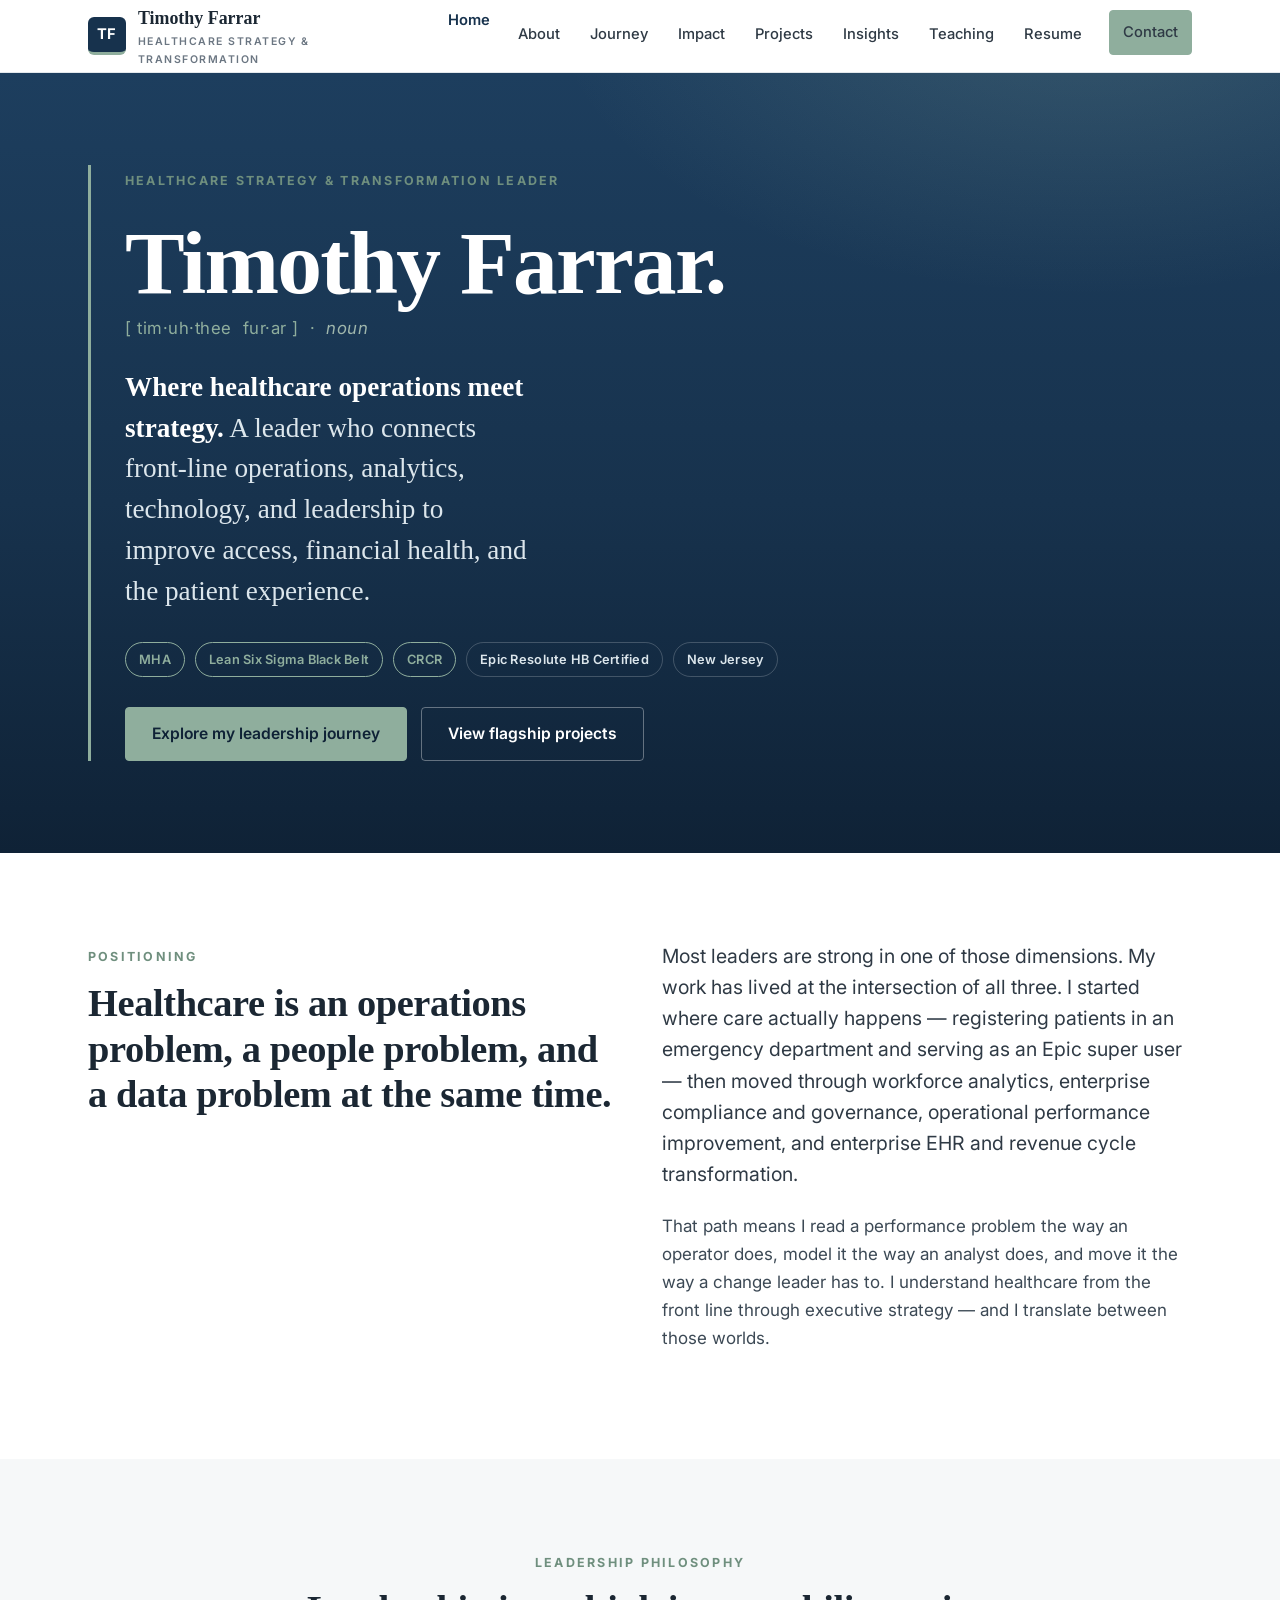
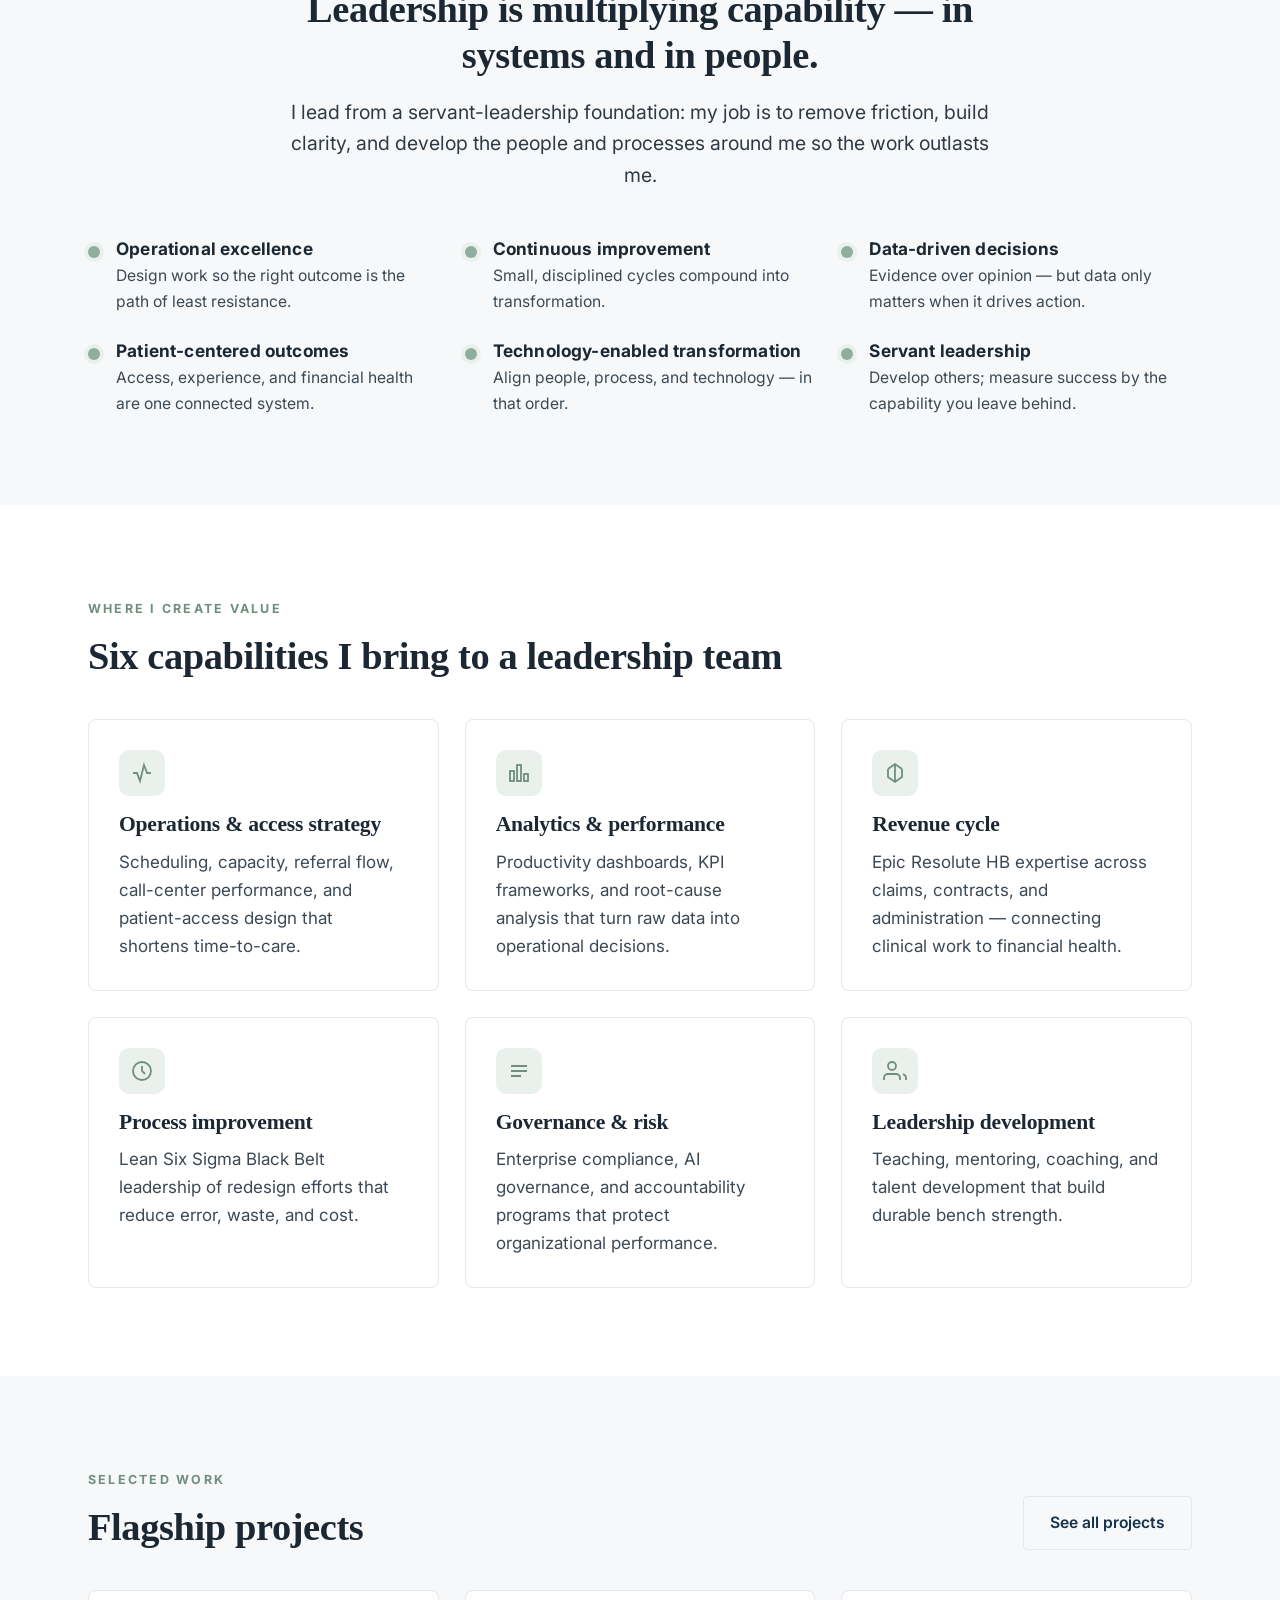
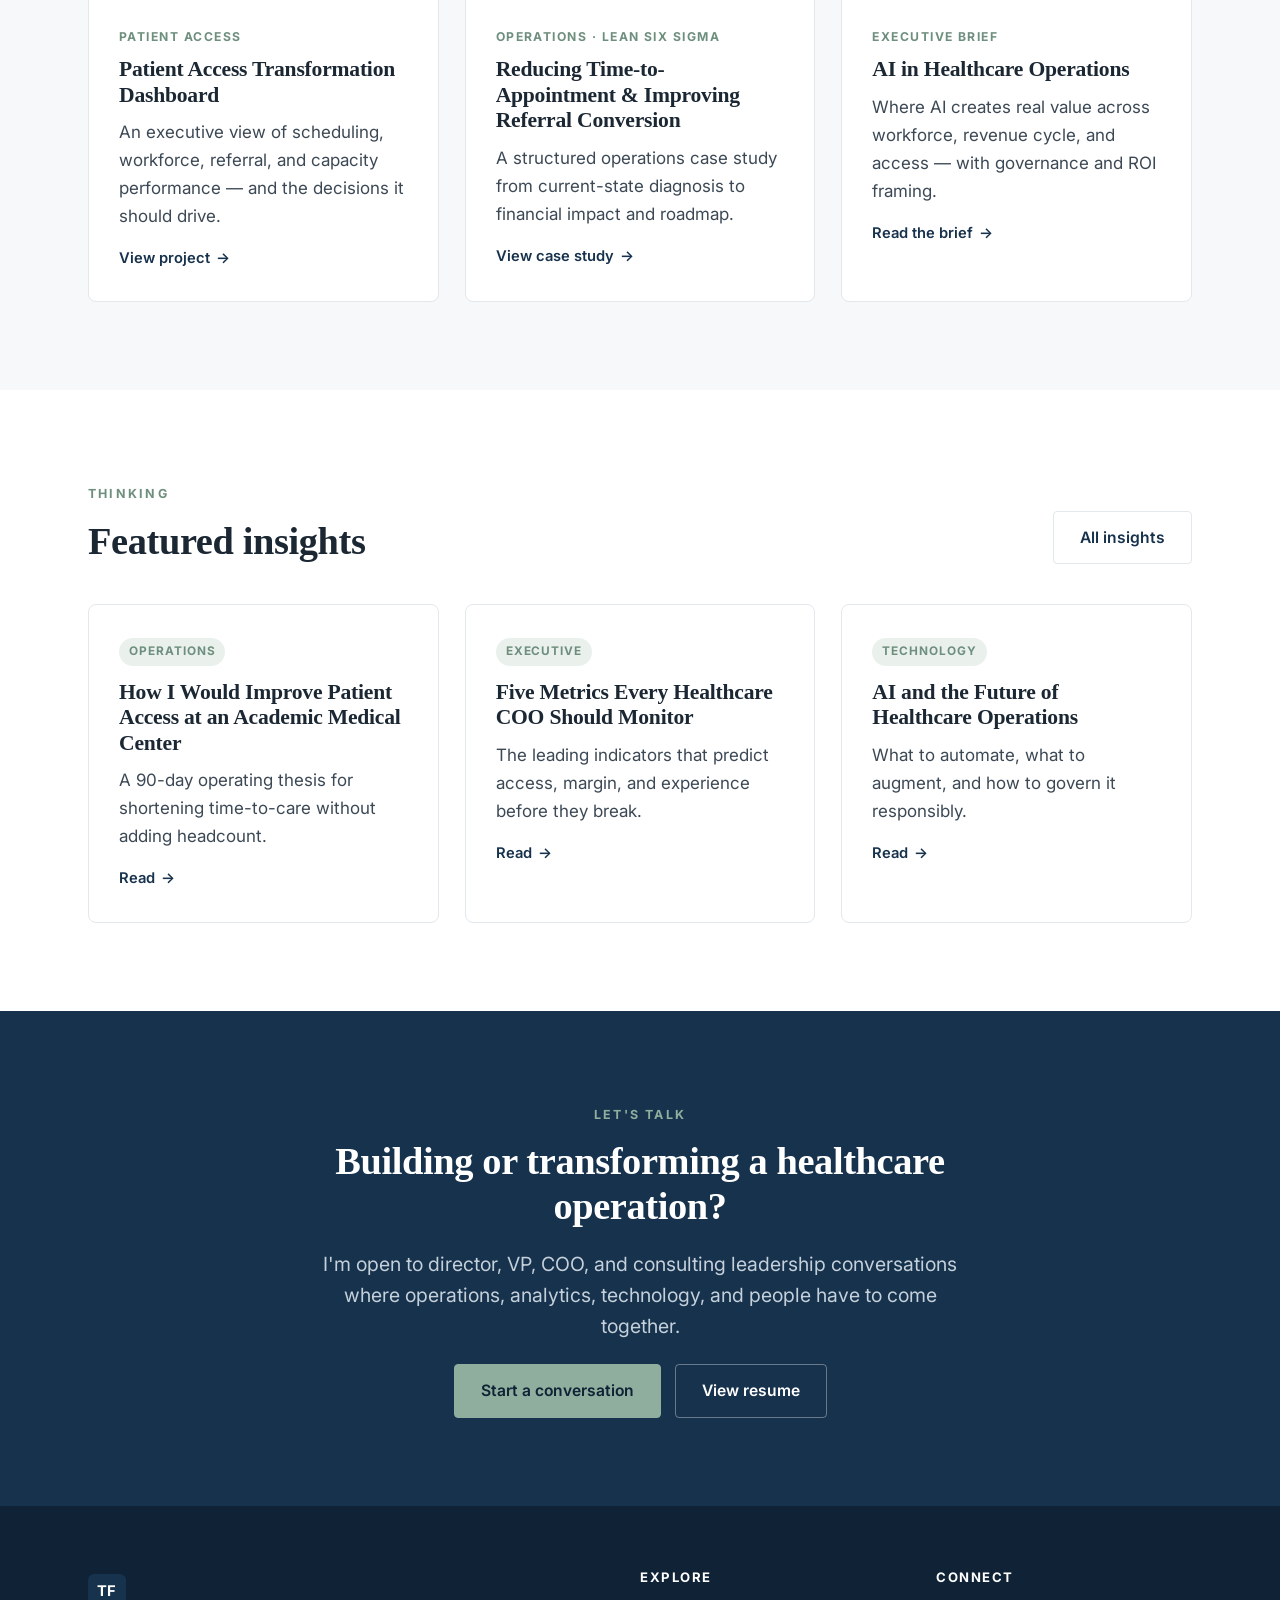
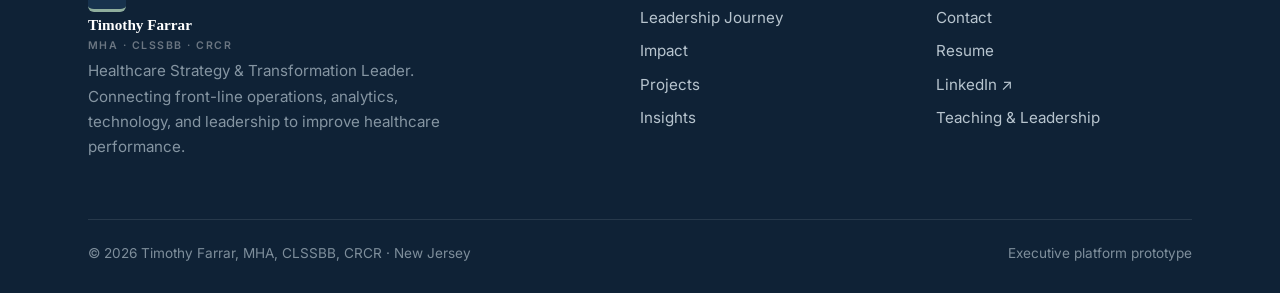
<file: index.html>
<!DOCTYPE html>
<html lang="en">
<head>
<meta charset="UTF-8">
<meta name="viewport" content="width=device-width, initial-scale=1.0">
<title>Timothy Farrar, MHA — Healthcare Strategy &amp; Transformation Leader</title>
<meta name="description" content="Timothy Farrar, MHA, CLSSBB, CRCR — a healthcare strategy and transformation leader connecting front-line operations, analytics, technology, and leadership to improve healthcare performance.">
<link rel="preconnect" href="https://fonts.googleapis.com">
<link rel="preconnect" href="https://fonts.gstatic.com" crossorigin>
<link href="https://fonts.googleapis.com/css2?family=Inter:wght@400;500;600;700&display=swap" rel="stylesheet">
<link rel="stylesheet" href="assets/styles.css">
</head>
<body>

<header class="site-header">
  <nav class="nav container">
    <a class="brand" href="index.html">
      <span class="monogram">TF</span>
      <span>Timothy Farrar<small>Healthcare Strategy &amp; Transformation</small></span>
    </a>
    <ul class="nav-links">
      <li><a href="index.html">Home</a></li>
      <li><a href="about.html">About</a></li>
      <li><a href="journey.html">Journey</a></li>
      <li><a href="impact.html">Impact</a></li>
      <li><a href="projects.html">Projects</a></li>
      <li><a href="insights.html">Insights</a></li>
      <li><a href="teaching.html">Teaching</a></li>
      <li><a href="resume.html">Resume</a></li>
      <li class="nav-cta"><a class="btn btn--primary" href="contact.html">Contact</a></li>
    </ul>
    <button class="nav-toggle" aria-label="Menu"><span></span><span></span><span></span></button>
  </nav>
</header>

<!-- HERO -->
<style>
  .def-block { border-left: 3px solid var(--sage); padding-left: 34px; max-width: 820px; }
  .def-word { font-size: clamp(2.8rem, 8vw, 5.6rem); line-height: 1; color:#fff; letter-spacing:-.02em; margin: 12px 0 8px; }
  .def-pron { font-family: var(--sans); color: var(--sage); font-size: 1.05rem; letter-spacing:.03em; margin: 0 0 24px; }
  .def-pron .pos { font-style: italic; color:#9FB6AC; }
  .def-def { font-family: var(--serif); font-size: clamp(1.25rem, 2.5vw, 1.7rem); line-height: 1.5; color:#DCE6EC; max-width: 30ch; margin: 0 0 30px; }
  .def-def b { color:#fff; font-weight: 600; }
  @media (max-width:600px){ .def-block{ padding-left:20px; } }
</style>
<section class="hero">
  <div class="container">
    <div class="def-block">
    <span class="eyebrow">Healthcare Strategy &amp; Transformation Leader</span>
    <h1 class="def-word">Timothy Farrar.</h1>
    <p class="def-pron">[ tim&middot;uh&middot;thee&nbsp;&nbsp;fur&middot;ar ]&nbsp;&nbsp;&middot;&nbsp;&nbsp;<span class="pos">noun</span></p>
    <p class="def-def"><b>Where healthcare operations meet strategy.</b> A leader who connects front-line operations, analytics, technology, and leadership to improve access, financial health, and the patient experience.</p>
    <div class="hero-meta">
      <span class="chip chip--accent">MHA</span>
      <span class="chip chip--accent">Lean Six Sigma Black Belt</span>
      <span class="chip chip--accent">CRCR</span>
      <span class="chip">Epic Resolute HB Certified</span>
      <span class="chip">New Jersey</span>
    </div>
    <div class="btn-row">
      <a class="btn btn--primary" href="journey.html">Explore my leadership journey</a>
      <a class="btn btn--on-navy" href="projects.html">View flagship projects</a>
    </div>
    </div>
  </div>
</section>

<!-- POSITIONING -->
<section class="section">
  <div class="container">
    <div class="two-col">
      <div>
        <span class="eyebrow">Positioning</span>
        <h2>Healthcare is an operations problem, a people problem, and a data problem at the same time.</h2>
      </div>
      <div>
        <p class="lead">Most leaders are strong in one of those dimensions. My work has lived at the intersection of all three. I started where care actually happens — registering patients in an emergency department and serving as an Epic super user — then moved through workforce analytics, enterprise compliance and governance, operational performance improvement, and enterprise EHR and revenue cycle transformation.</p>
        <p>That path means I read a performance problem the way an operator does, model it the way an analyst does, and move it the way a change leader has to. I understand healthcare from the front line through executive strategy — and I translate between those worlds.</p>
      </div>
    </div>
  </div>
</section>

<!-- PHILOSOPHY -->
<section class="section section--paper">
  <div class="container">
    <div class="center maxw-720 mx-auto">
      <span class="eyebrow">Leadership Philosophy</span>
      <h2>Leadership is multiplying capability — in systems and in people.</h2>
      <p class="lead">I lead from a servant-leadership foundation: my job is to remove friction, build clarity, and develop the people and processes around me so the work outlasts me.</p>
    </div>
    <div class="grid grid-3" style="margin-top:48px">
      <div class="feature"><span class="dot"></span><div><h4>Operational excellence</h4><p>Design work so the right outcome is the path of least resistance.</p></div></div>
      <div class="feature"><span class="dot"></span><div><h4>Continuous improvement</h4><p>Small, disciplined cycles compound into transformation.</p></div></div>
      <div class="feature"><span class="dot"></span><div><h4>Data-driven decisions</h4><p>Evidence over opinion — but data only matters when it drives action.</p></div></div>
      <div class="feature"><span class="dot"></span><div><h4>Patient-centered outcomes</h4><p>Access, experience, and financial health are one connected system.</p></div></div>
      <div class="feature"><span class="dot"></span><div><h4>Technology-enabled transformation</h4><p>Align people, process, and technology — in that order.</p></div></div>
      <div class="feature"><span class="dot"></span><div><h4>Servant leadership</h4><p>Develop others; measure success by the capability you leave behind.</p></div></div>
    </div>
  </div>
</section>

<!-- KEY STRENGTHS -->
<section class="section">
  <div class="container">
    <span class="eyebrow">Where I create value</span>
    <h2>Six capabilities I bring to a leadership team</h2>
    <div class="grid grid-3" style="margin-top:40px">
      <div class="card" data-reveal>
        <div class="icon-badge"><svg viewBox="0 0 24 24" fill="none" stroke="currentColor" stroke-width="1.8"><path d="M3 12h4l3 8 4-16 3 8h4"/></svg></div>
        <h3>Operations &amp; access strategy</h3>
        <p>Scheduling, capacity, referral flow, call-center performance, and patient-access design that shortens time-to-care.</p>
      </div>
      <div class="card" data-reveal>
        <div class="icon-badge"><svg viewBox="0 0 24 24" fill="none" stroke="currentColor" stroke-width="1.8"><rect x="3" y="10" width="4" height="10"/><rect x="10" y="4" width="4" height="16"/><rect x="17" y="13" width="4" height="7"/></svg></div>
        <h3>Analytics &amp; performance</h3>
        <p>Productivity dashboards, KPI frameworks, and root-cause analysis that turn raw data into operational decisions.</p>
      </div>
      <div class="card" data-reveal>
        <div class="icon-badge"><svg viewBox="0 0 24 24" fill="none" stroke="currentColor" stroke-width="1.8"><path d="M12 3v18M5 8l7-5 7 5M5 8v8l7 5 7-5V8"/></svg></div>
        <h3>Revenue cycle</h3>
        <p>Epic Resolute HB expertise across claims, contracts, and administration — connecting clinical work to financial health.</p>
      </div>
      <div class="card" data-reveal>
        <div class="icon-badge"><svg viewBox="0 0 24 24" fill="none" stroke="currentColor" stroke-width="1.8"><circle cx="12" cy="12" r="9"/><path d="M12 7v5l3 3"/></svg></div>
        <h3>Process improvement</h3>
        <p>Lean Six Sigma Black Belt leadership of redesign efforts that reduce error, waste, and cost.</p>
      </div>
      <div class="card" data-reveal>
        <div class="icon-badge"><svg viewBox="0 0 24 24" fill="none" stroke="currentColor" stroke-width="1.8"><path d="M4 7h16M4 12h16M4 17h10"/></svg></div>
        <h3>Governance &amp; risk</h3>
        <p>Enterprise compliance, AI governance, and accountability programs that protect organizational performance.</p>
      </div>
      <div class="card" data-reveal>
        <div class="icon-badge"><svg viewBox="0 0 24 24" fill="none" stroke="currentColor" stroke-width="1.8"><path d="M17 21v-2a4 4 0 0 0-4-4H5a4 4 0 0 0-4 4v2"/><circle cx="9" cy="7" r="4"/><path d="M23 21v-2a4 4 0 0 0-3-3.87"/></svg></div>
        <h3>Leadership development</h3>
        <p>Teaching, mentoring, coaching, and talent development that build durable bench strength.</p>
      </div>
    </div>
  </div>
</section>

<!-- FEATURED PROJECTS -->
<section class="section section--paper">
  <div class="container">
    <div class="two-col" style="align-items:end; margin-bottom:40px">
      <div><span class="eyebrow">Selected work</span><h2 class="mb-0">Flagship projects</h2></div>
      <div style="text-align:right"><a class="btn btn--ghost" href="projects.html">See all projects</a></div>
    </div>
    <div class="grid grid-3">
      <a class="card" href="projects.html#access" data-reveal>
        <span class="card-kicker">Patient Access</span>
        <h3>Patient Access Transformation Dashboard</h3>
        <p>An executive view of scheduling, workforce, referral, and capacity performance — and the decisions it should drive.</p>
        <span class="card-link">View project</span>
      </a>
      <a class="card" href="projects.html#operations" data-reveal>
        <span class="card-kicker">Operations · Lean Six Sigma</span>
        <h3>Reducing Time-to-Appointment &amp; Improving Referral Conversion</h3>
        <p>A structured operations case study from current-state diagnosis to financial impact and roadmap.</p>
        <span class="card-link">View case study</span>
      </a>
      <a class="card" href="projects.html#ai" data-reveal>
        <span class="card-kicker">Executive Brief</span>
        <h3>AI in Healthcare Operations</h3>
        <p>Where AI creates real value across workforce, revenue cycle, and access — with governance and ROI framing.</p>
        <span class="card-link">Read the brief</span>
      </a>
    </div>
  </div>
</section>

<!-- FEATURED INSIGHTS -->
<section class="section">
  <div class="container">
    <div class="two-col" style="align-items:end; margin-bottom:40px">
      <div><span class="eyebrow">Thinking</span><h2 class="mb-0">Featured insights</h2></div>
      <div style="text-align:right"><a class="btn btn--ghost" href="insights.html">All insights</a></div>
    </div>
    <div class="grid grid-3">
      <a class="card" href="insights.html#access" data-reveal>
        <span class="tag">Operations</span>
        <h3 style="margin-top:14px">How I Would Improve Patient Access at an Academic Medical Center</h3>
        <p>A 90-day operating thesis for shortening time-to-care without adding headcount.</p>
        <span class="card-link">Read</span>
      </a>
      <a class="card" href="insights.html#metrics" data-reveal>
        <span class="tag">Executive</span>
        <h3 style="margin-top:14px">Five Metrics Every Healthcare COO Should Monitor</h3>
        <p>The leading indicators that predict access, margin, and experience before they break.</p>
        <span class="card-link">Read</span>
      </a>
      <a class="card" href="insights.html#ai" data-reveal>
        <span class="tag">Technology</span>
        <h3 style="margin-top:14px">AI and the Future of Healthcare Operations</h3>
        <p>What to automate, what to augment, and how to govern it responsibly.</p>
        <span class="card-link">Read</span>
      </a>
    </div>
  </div>
</section>

<!-- CTA -->
<section class="section section--navy">
  <div class="container center maxw-720 mx-auto">
    <span class="eyebrow">Let's talk</span>
    <h2>Building or transforming a healthcare operation?</h2>
    <p class="lead" style="color:#C4D0DA">I'm open to director, VP, COO, and consulting leadership conversations where operations, analytics, technology, and people have to come together.</p>
    <div class="btn-row" style="justify-content:center">
      <a class="btn btn--primary" href="contact.html">Start a conversation</a>
      <a class="btn btn--on-navy" href="resume.html">View resume</a>
    </div>
  </div>
</section>

<footer class="site-footer">
  <div class="container">
    <div class="footer-grid">
      <div class="footer-brand">
        <a class="brand" href="index.html"><span class="monogram">TF</span><span style="color:#fff">Timothy Farrar<small>MHA · CLSSBB · CRCR</small></span></a>
        <p>Healthcare Strategy &amp; Transformation Leader. Connecting front-line operations, analytics, technology, and leadership to improve healthcare performance.</p>
      </div>
      <div>
        <h4>Explore</h4>
        <a href="journey.html">Leadership Journey</a>
        <a href="impact.html">Impact</a>
        <a href="projects.html">Projects</a>
        <a href="insights.html">Insights</a>
      </div>
      <div>
        <h4>Connect</h4>
        <a href="contact.html">Contact</a>
        <a href="resume.html">Resume</a>
        <a href="https://www.linkedin.com/in/timothy-farrar" target="_blank" rel="noopener">LinkedIn &#8599;</a>
        <a href="teaching.html">Teaching &amp; Leadership</a>
      </div>
    </div>
    <div class="footer-bottom">
      <span>&copy; 2026 Timothy Farrar, MHA, CLSSBB, CRCR &middot; New Jersey</span>
      <span>Executive platform prototype</span>
    </div>
  </div>
</footer>

<script src="assets/script.js"></script>
</body>
</html>
</file>
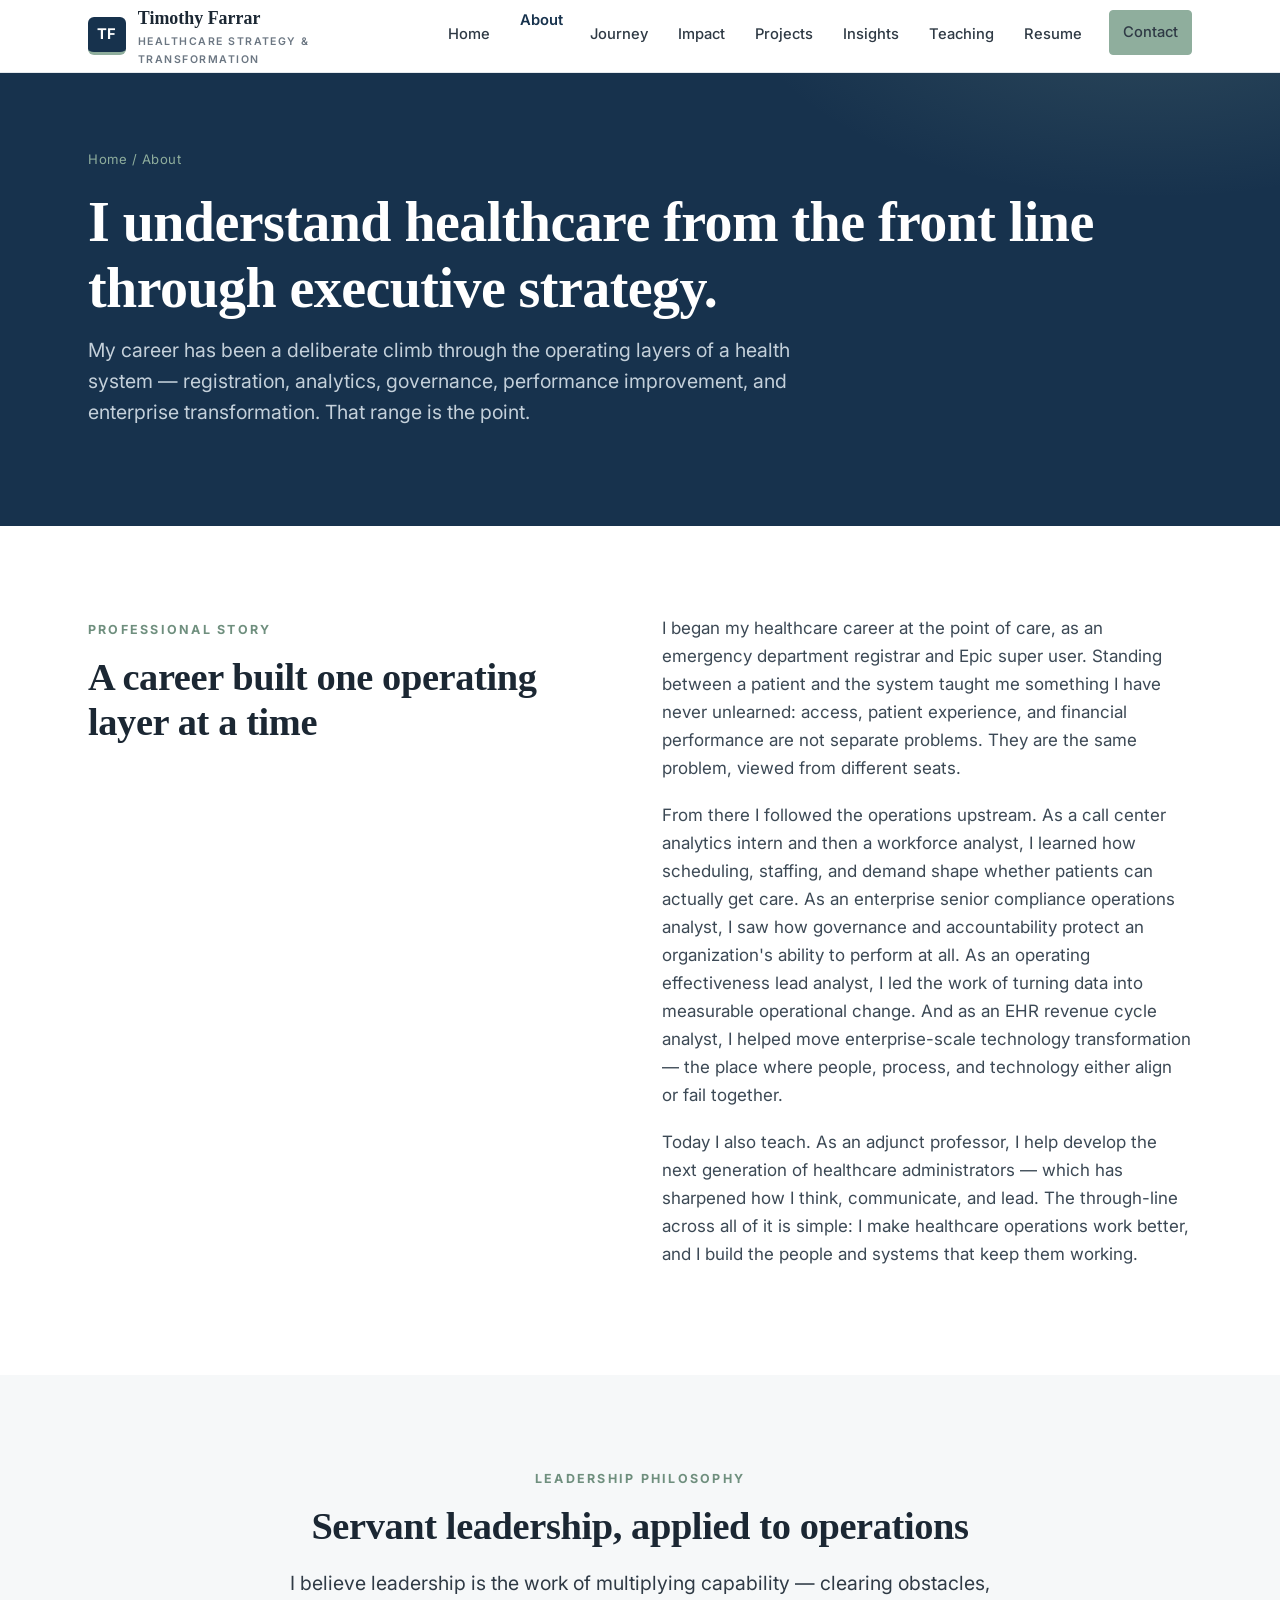
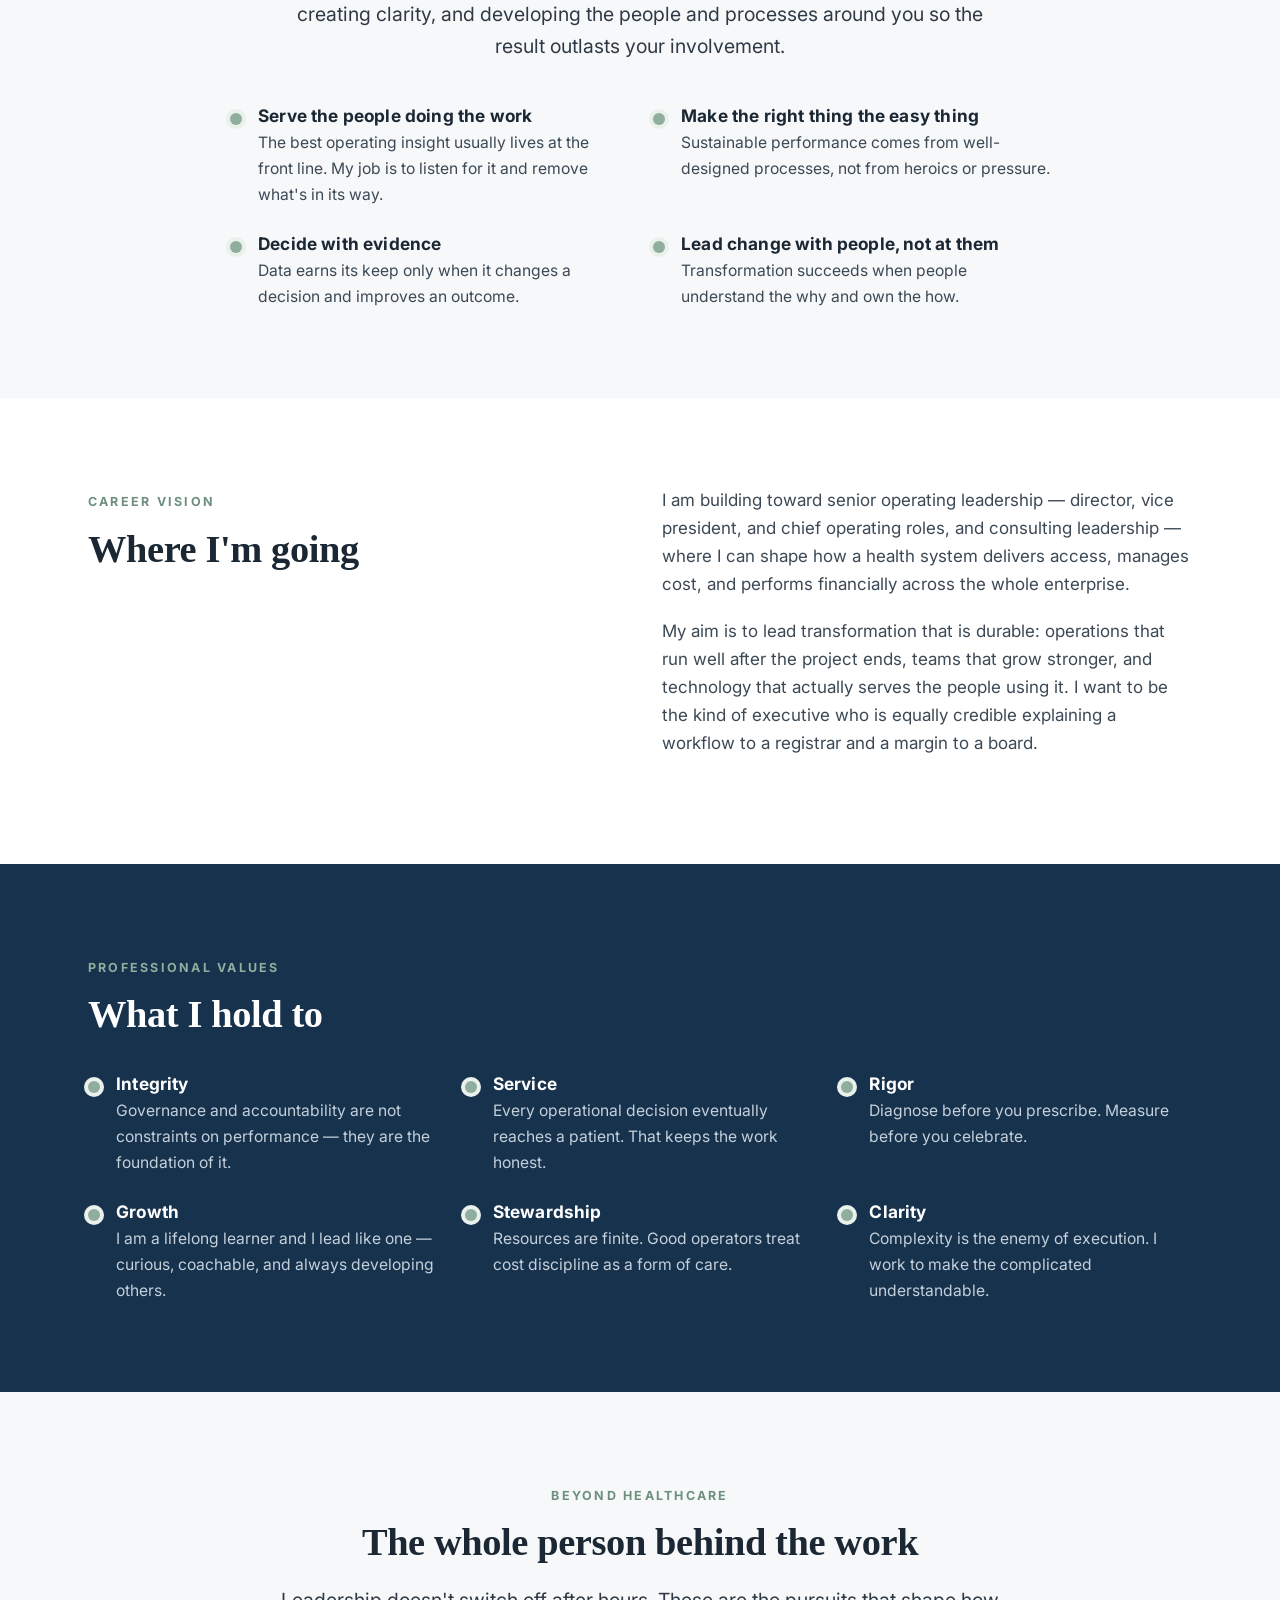
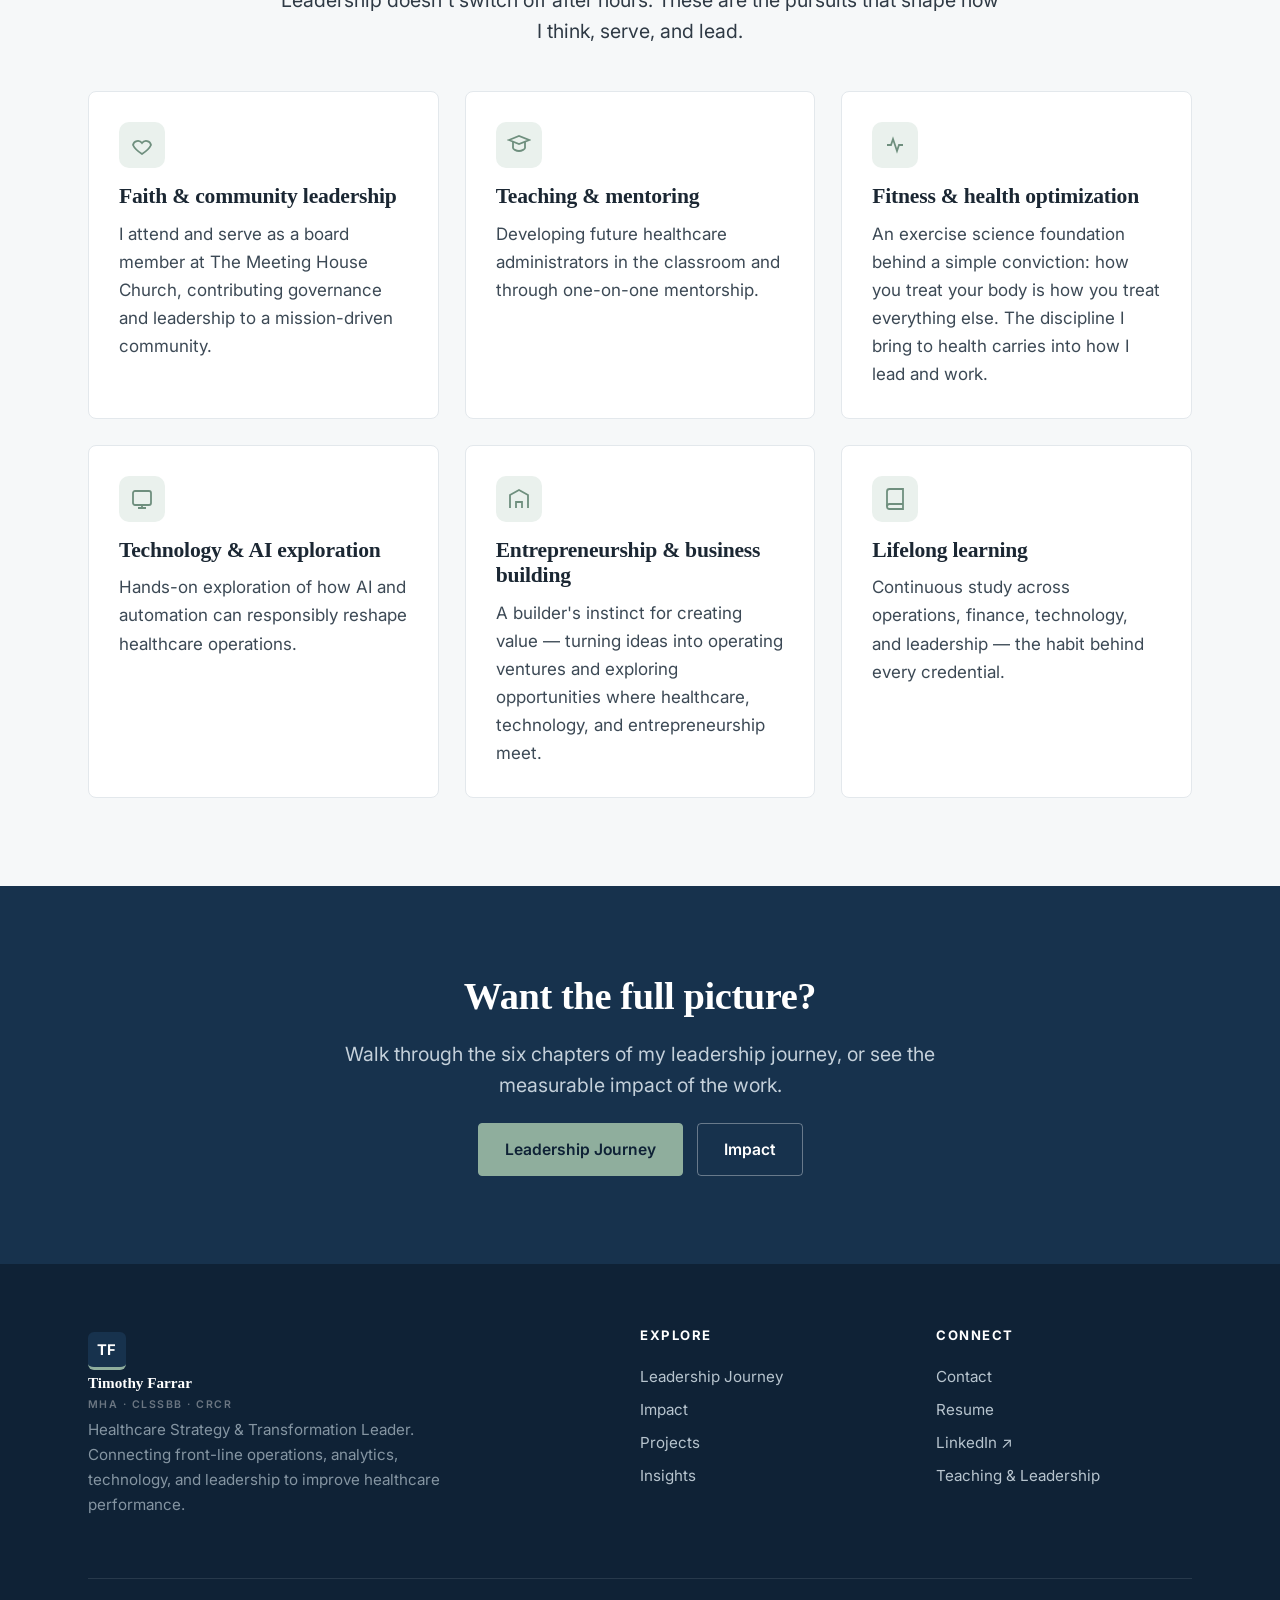
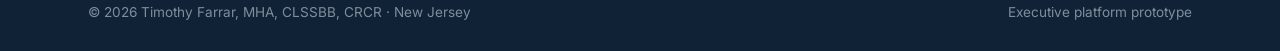
<file: about.html>
<!DOCTYPE html>
<html lang="en">
<head>
<meta charset="UTF-8">
<meta name="viewport" content="width=device-width, initial-scale=1.0">
<title>About — Timothy Farrar, MHA</title>
<meta name="description" content="The professional story, leadership philosophy, vision, and values of Timothy Farrar — a healthcare strategy and transformation leader based in New Jersey.">
<link rel="preconnect" href="https://fonts.googleapis.com">
<link rel="preconnect" href="https://fonts.gstatic.com" crossorigin>
<link href="https://fonts.googleapis.com/css2?family=Inter:wght@400;500;600;700&display=swap" rel="stylesheet">
<link rel="stylesheet" href="assets/styles.css">
</head>
<body>

<header class="site-header">
  <nav class="nav container">
    <a class="brand" href="index.html"><span class="monogram">TF</span><span>Timothy Farrar<small>Healthcare Strategy &amp; Transformation</small></span></a>
    <ul class="nav-links">
      <li><a href="index.html">Home</a></li>
      <li><a href="about.html">About</a></li>
      <li><a href="journey.html">Journey</a></li>
      <li><a href="impact.html">Impact</a></li>
      <li><a href="projects.html">Projects</a></li>
      <li><a href="insights.html">Insights</a></li>
      <li><a href="teaching.html">Teaching</a></li>
      <li><a href="resume.html">Resume</a></li>
      <li class="nav-cta"><a class="btn btn--primary" href="contact.html">Contact</a></li>
    </ul>
    <button class="nav-toggle" aria-label="Menu"><span></span><span></span><span></span></button>
  </nav>
</header>

<section class="page-head">
  <div class="container">
    <div class="breadcrumb"><a href="index.html">Home</a> / About</div>
    <h1>I understand healthcare from the front line through executive strategy.</h1>
    <p class="lead">My career has been a deliberate climb through the operating layers of a health system — registration, analytics, governance, performance improvement, and enterprise transformation. That range is the point.</p>
  </div>
</section>

<!-- STORY -->
<section class="section">
  <div class="container">
    <div class="two-col">
      <div>
        <span class="eyebrow">Professional Story</span>
        <h2>A career built one operating layer at a time</h2>
      </div>
      <div class="prose" style="margin:0">
        <p>I began my healthcare career at the point of care, as an emergency department registrar and Epic super user. Standing between a patient and the system taught me something I have never unlearned: access, patient experience, and financial performance are not separate problems. They are the same problem, viewed from different seats.</p>
        <p>From there I followed the operations upstream. As a call center analytics intern and then a workforce analyst, I learned how scheduling, staffing, and demand shape whether patients can actually get care. As an enterprise senior compliance operations analyst, I saw how governance and accountability protect an organization's ability to perform at all. As an operating effectiveness lead analyst, I led the work of turning data into measurable operational change. And as an EHR revenue cycle analyst, I helped move enterprise-scale technology transformation — the place where people, process, and technology either align or fail together.</p>
        <p>Today I also teach. As an adjunct professor, I help develop the next generation of healthcare administrators — which has sharpened how I think, communicate, and lead. The through-line across all of it is simple: I make healthcare operations work better, and I build the people and systems that keep them working.</p>
      </div>
    </div>
  </div>
</section>

<!-- PHILOSOPHY -->
<section class="section section--paper">
  <div class="container">
    <div class="center maxw-720 mx-auto">
      <span class="eyebrow">Leadership Philosophy</span>
      <h2>Servant leadership, applied to operations</h2>
      <p class="lead">I believe leadership is the work of multiplying capability — clearing obstacles, creating clarity, and developing the people and processes around you so the result outlasts your involvement.</p>
    </div>
    <div class="grid grid-2 maxw-820 mx-auto" style="margin-top:44px">
      <div class="feature"><span class="dot"></span><div><h4>Serve the people doing the work</h4><p>The best operating insight usually lives at the front line. My job is to listen for it and remove what's in its way.</p></div></div>
      <div class="feature"><span class="dot"></span><div><h4>Make the right thing the easy thing</h4><p>Sustainable performance comes from well-designed processes, not from heroics or pressure.</p></div></div>
      <div class="feature"><span class="dot"></span><div><h4>Decide with evidence</h4><p>Data earns its keep only when it changes a decision and improves an outcome.</p></div></div>
      <div class="feature"><span class="dot"></span><div><h4>Lead change with people, not at them</h4><p>Transformation succeeds when people understand the why and own the how.</p></div></div>
    </div>
  </div>
</section>

<!-- VISION -->
<section class="section">
  <div class="container">
    <div class="two-col">
      <div>
        <span class="eyebrow">Career Vision</span>
        <h2>Where I'm going</h2>
      </div>
      <div class="prose" style="margin:0">
        <p>I am building toward senior operating leadership — director, vice president, and chief operating roles, and consulting leadership — where I can shape how a health system delivers access, manages cost, and performs financially across the whole enterprise.</p>
        <p>My aim is to lead transformation that is durable: operations that run well after the project ends, teams that grow stronger, and technology that actually serves the people using it. I want to be the kind of executive who is equally credible explaining a workflow to a registrar and a margin to a board.</p>
      </div>
    </div>
  </div>
</section>

<!-- VALUES -->
<section class="section section--navy">
  <div class="container">
    <span class="eyebrow">Professional Values</span>
    <h2>What I hold to</h2>
    <div class="grid grid-3" style="margin-top:36px">
      <div class="feature"><span class="dot"></span><div><h4 style="color:#fff">Integrity</h4><p style="color:#C4D0DA">Governance and accountability are not constraints on performance — they are the foundation of it.</p></div></div>
      <div class="feature"><span class="dot"></span><div><h4 style="color:#fff">Service</h4><p style="color:#C4D0DA">Every operational decision eventually reaches a patient. That keeps the work honest.</p></div></div>
      <div class="feature"><span class="dot"></span><div><h4 style="color:#fff">Rigor</h4><p style="color:#C4D0DA">Diagnose before you prescribe. Measure before you celebrate.</p></div></div>
      <div class="feature"><span class="dot"></span><div><h4 style="color:#fff">Growth</h4><p style="color:#C4D0DA">I am a lifelong learner and I lead like one — curious, coachable, and always developing others.</p></div></div>
      <div class="feature"><span class="dot"></span><div><h4 style="color:#fff">Stewardship</h4><p style="color:#C4D0DA">Resources are finite. Good operators treat cost discipline as a form of care.</p></div></div>
      <div class="feature"><span class="dot"></span><div><h4 style="color:#fff">Clarity</h4><p style="color:#C4D0DA">Complexity is the enemy of execution. I work to make the complicated understandable.</p></div></div>
    </div>
  </div>
</section>

<!-- BEYOND HEALTHCARE -->
<section class="section section--paper">
  <div class="container">
    <div class="center maxw-720 mx-auto">
      <span class="eyebrow">Beyond Healthcare</span>
      <h2>The whole person behind the work</h2>
      <p class="lead">Leadership doesn't switch off after hours. These are the pursuits that shape how I think, serve, and lead.</p>
    </div>
    <div class="grid grid-3" style="margin-top:44px">
      <div class="card">
        <div class="icon-badge"><svg viewBox="0 0 24 24" fill="none" stroke="currentColor" stroke-width="1.8"><path d="M12 21s-7-4.5-9-9a5 5 0 0 1 9-2 5 5 0 0 1 9 2c-2 4.5-9 9-9 9z"/></svg></div>
        <h3>Faith &amp; community leadership</h3>
        <p>I attend and serve as a board member at The Meeting House Church, contributing governance and leadership to a mission-driven community.</p>
      </div>
      <div class="card">
        <div class="icon-badge"><svg viewBox="0 0 24 24" fill="none" stroke="currentColor" stroke-width="1.8"><path d="M2 7l10-4 10 4-10 4L2 7z"/><path d="M6 9v6c0 1 3 3 6 3s6-2 6-3V9"/></svg></div>
        <h3>Teaching &amp; mentoring</h3>
        <p>Developing future healthcare administrators in the classroom and through one-on-one mentorship.</p>
      </div>
      <div class="card">
        <div class="icon-badge"><svg viewBox="0 0 24 24" fill="none" stroke="currentColor" stroke-width="1.8"><path d="M4 12h4l2-6 4 12 2-6h4"/></svg></div>
        <h3>Fitness &amp; health optimization</h3>
        <p>An exercise science foundation behind a simple conviction: how you treat your body is how you treat everything else. The discipline I bring to health carries into how I lead and work.</p>
      </div>
      <div class="card">
        <div class="icon-badge"><svg viewBox="0 0 24 24" fill="none" stroke="currentColor" stroke-width="1.8"><rect x="3" y="4" width="18" height="14" rx="2"/><path d="M8 21h8M12 18v3"/></svg></div>
        <h3>Technology &amp; AI exploration</h3>
        <p>Hands-on exploration of how AI and automation can responsibly reshape healthcare operations.</p>
      </div>
      <div class="card">
        <div class="icon-badge"><svg viewBox="0 0 24 24" fill="none" stroke="currentColor" stroke-width="1.8"><path d="M3 21V8l9-5 9 5v13"/><path d="M9 21v-6h6v6"/></svg></div>
        <h3>Entrepreneurship &amp; business building</h3>
        <p>A builder's instinct for creating value — turning ideas into operating ventures and exploring opportunities where healthcare, technology, and entrepreneurship meet.</p>
      </div>
      <div class="card">
        <div class="icon-badge"><svg viewBox="0 0 24 24" fill="none" stroke="currentColor" stroke-width="1.8"><path d="M4 19.5A2.5 2.5 0 0 1 6.5 17H20"/><path d="M6.5 2H20v20H6.5A2.5 2.5 0 0 1 4 19.5v-15A2.5 2.5 0 0 1 6.5 2z"/></svg></div>
        <h3>Lifelong learning</h3>
        <p>Continuous study across operations, finance, technology, and leadership — the habit behind every credential.</p>
      </div>
    </div>
  </div>
</section>

<section class="section section--navy">
  <div class="container center maxw-720 mx-auto">
    <h2>Want the full picture?</h2>
    <p class="lead" style="color:#C4D0DA">Walk through the six chapters of my leadership journey, or see the measurable impact of the work.</p>
    <div class="btn-row" style="justify-content:center">
      <a class="btn btn--primary" href="journey.html">Leadership Journey</a>
      <a class="btn btn--on-navy" href="impact.html">Impact</a>
    </div>
  </div>
</section>

<footer class="site-footer">
  <div class="container">
    <div class="footer-grid">
      <div class="footer-brand">
        <a class="brand" href="index.html"><span class="monogram">TF</span><span style="color:#fff">Timothy Farrar<small>MHA · CLSSBB · CRCR</small></span></a>
        <p>Healthcare Strategy &amp; Transformation Leader. Connecting front-line operations, analytics, technology, and leadership to improve healthcare performance.</p>
      </div>
      <div><h4>Explore</h4><a href="journey.html">Leadership Journey</a><a href="impact.html">Impact</a><a href="projects.html">Projects</a><a href="insights.html">Insights</a></div>
      <div><h4>Connect</h4><a href="contact.html">Contact</a><a href="resume.html">Resume</a><a href="https://www.linkedin.com/in/timothy-farrar" target="_blank" rel="noopener">LinkedIn &#8599;</a><a href="teaching.html">Teaching &amp; Leadership</a></div>
    </div>
    <div class="footer-bottom"><span>&copy; 2026 Timothy Farrar, MHA, CLSSBB, CRCR &middot; New Jersey</span><span>Executive platform prototype</span></div>
  </div>
</footer>

<script src="assets/script.js"></script>
</body>
</html>
</file>
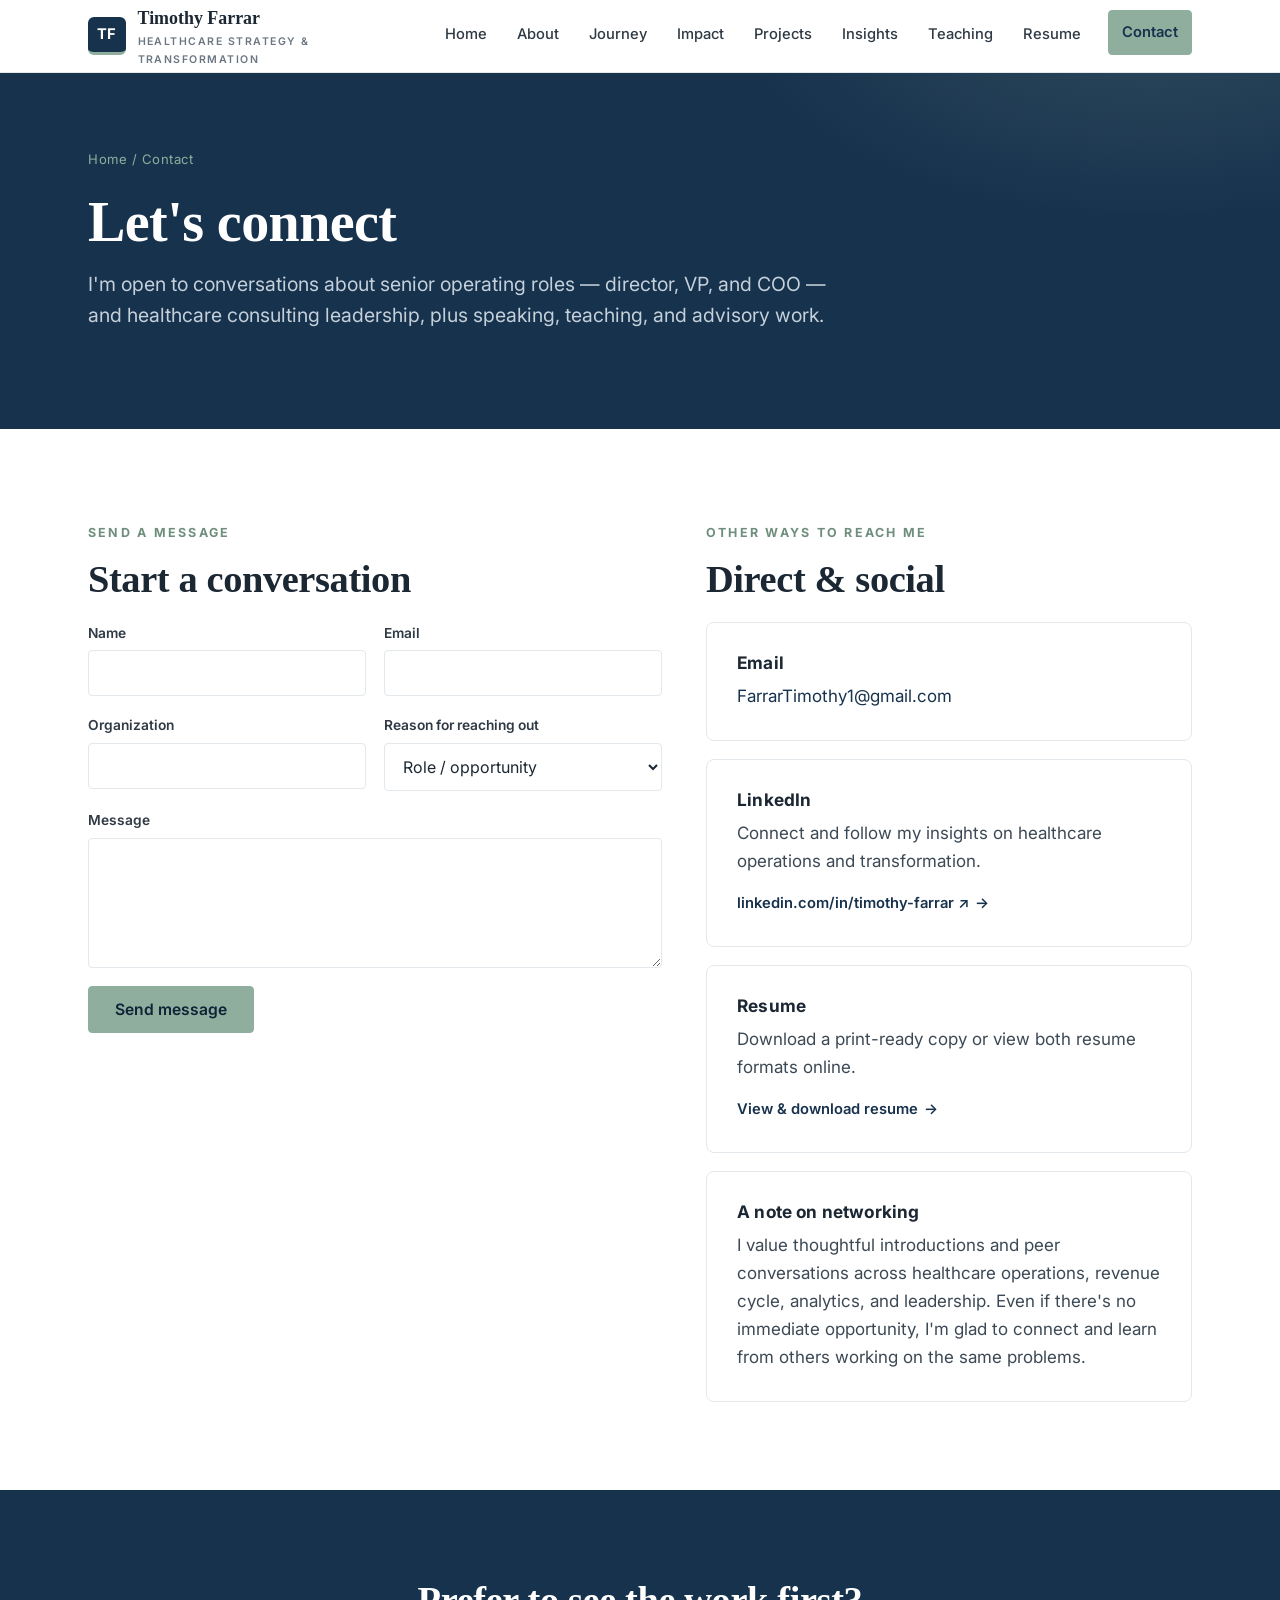
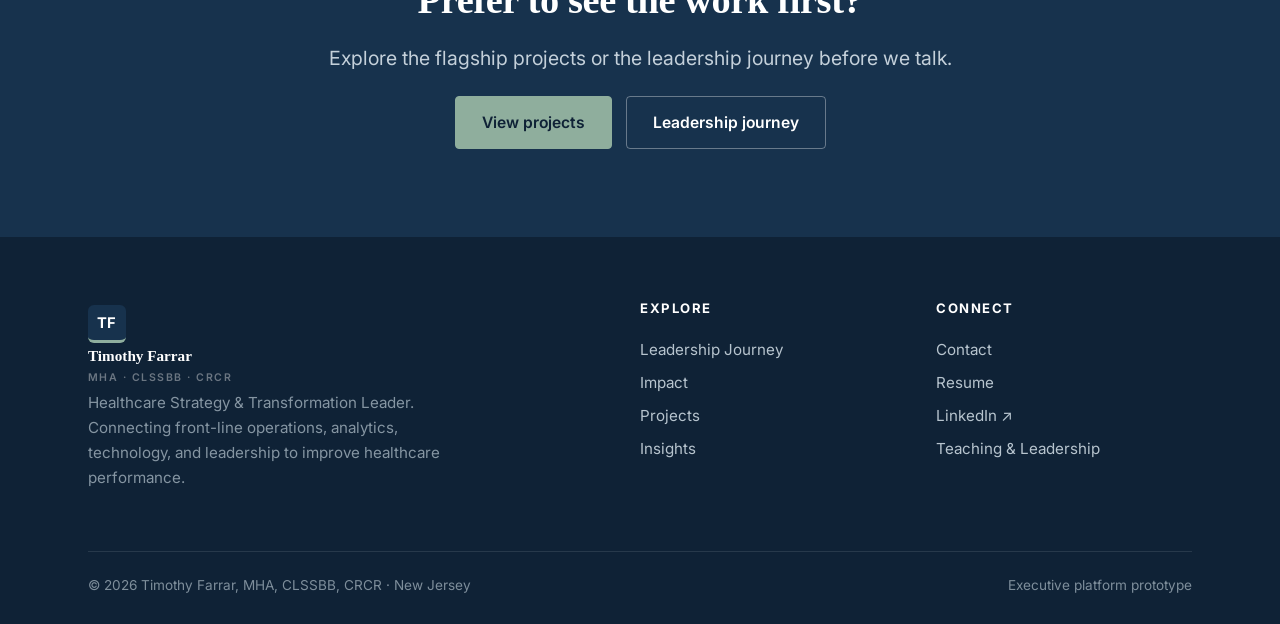
<file: contact.html>
<!DOCTYPE html>
<html lang="en">
<head>
<meta charset="UTF-8">
<meta name="viewport" content="width=device-width, initial-scale=1.0">
<title>Contact — Timothy Farrar, MHA</title>
<meta name="description" content="Connect with Timothy Farrar — healthcare strategy and transformation leader. Contact form, LinkedIn, and resume download.">
<link rel="preconnect" href="https://fonts.googleapis.com">
<link rel="preconnect" href="https://fonts.gstatic.com" crossorigin>
<link href="https://fonts.googleapis.com/css2?family=Inter:wght@400;500;600;700&display=swap" rel="stylesheet">
<link rel="stylesheet" href="assets/styles.css">
</head>
<body>

<header class="site-header">
  <nav class="nav container">
    <a class="brand" href="index.html"><span class="monogram">TF</span><span>Timothy Farrar<small>Healthcare Strategy &amp; Transformation</small></span></a>
    <ul class="nav-links">
      <li><a href="index.html">Home</a></li>
      <li><a href="about.html">About</a></li>
      <li><a href="journey.html">Journey</a></li>
      <li><a href="impact.html">Impact</a></li>
      <li><a href="projects.html">Projects</a></li>
      <li><a href="insights.html">Insights</a></li>
      <li><a href="teaching.html">Teaching</a></li>
      <li><a href="resume.html">Resume</a></li>
      <li class="nav-cta"><a class="btn btn--primary" href="contact.html">Contact</a></li>
    </ul>
    <button class="nav-toggle" aria-label="Menu"><span></span><span></span><span></span></button>
  </nav>
</header>

<section class="page-head">
  <div class="container">
    <div class="breadcrumb"><a href="index.html">Home</a> / Contact</div>
    <h1>Let's connect</h1>
    <p class="lead">I'm open to conversations about senior operating roles — director, VP, and COO — and healthcare consulting leadership, plus speaking, teaching, and advisory work.</p>
  </div>
</section>

<section class="section">
  <div class="container">
    <div class="two-col">

      <!-- FORM -->
      <div>
        <span class="eyebrow">Send a message</span>
        <h2>Start a conversation</h2>
        <form id="contact-form">
          <div class="form-grid">
            <div class="field"><label for="name">Name</label><input id="name" name="name" type="text" required></div>
            <div class="field"><label for="email">Email</label><input id="email" name="email" type="email" required></div>
            <div class="field"><label for="org">Organization</label><input id="org" name="org" type="text"></div>
            <div class="field"><label for="reason">Reason for reaching out</label>
              <select id="reason" name="reason">
                <option>Role / opportunity</option>
                <option>Consulting / advisory</option>
                <option>Speaking / teaching</option>
                <option>Networking</option>
                <option>Other</option>
              </select>
            </div>
            <div class="field full"><label for="message">Message</label><textarea id="message" name="message" required></textarea></div>
          </div>
          <div class="btn-row" style="margin-top:18px"><button class="btn btn--primary" type="submit">Send message</button></div>
          <p id="form-note" class="note" style="display:none;margin-top:14px;color:var(--sage-600)">Thank you — your message has been captured. <span class="placeholder">Connect this form to email/CRM in the live build (Framer Forms, Webflow Forms, or Formspark).</span></p>
        </form>
      </div>

      <!-- DETAILS -->
      <div>
        <span class="eyebrow">Other ways to reach me</span>
        <h2>Direct &amp; social</h2>
        <div class="card" style="margin-bottom:18px">
          <h4>Email</h4>
          <p><a href="mailto:FarrarTimothy1@gmail.com">FarrarTimothy1@gmail.com</a></p>
        </div>
        <div class="card" style="margin-bottom:18px">
          <h4>LinkedIn</h4>
          <p>Connect and follow my insights on healthcare operations and transformation.</p>
          <a class="card-link" href="https://www.linkedin.com/in/timothy-farrar" target="_blank" rel="noopener">linkedin.com/in/timothy-farrar &#8599;</a>
        </div>
        <div class="card" style="margin-bottom:18px">
          <h4>Resume</h4>
          <p>Download a print-ready copy or view both resume formats online.</p>
          <a class="card-link" href="resume.html">View &amp; download resume</a>
        </div>
        <div class="card">
          <h4>A note on networking</h4>
          <p>I value thoughtful introductions and peer conversations across healthcare operations, revenue cycle, analytics, and leadership. Even if there's no immediate opportunity, I'm glad to connect and learn from others working on the same problems.</p>
        </div>
      </div>

    </div>
  </div>
</section>

<section class="section section--navy">
  <div class="container center maxw-720 mx-auto">
    <h2>Prefer to see the work first?</h2>
    <p class="lead" style="color:#C4D0DA">Explore the flagship projects or the leadership journey before we talk.</p>
    <div class="btn-row" style="justify-content:center">
      <a class="btn btn--primary" href="projects.html">View projects</a>
      <a class="btn btn--on-navy" href="journey.html">Leadership journey</a>
    </div>
  </div>
</section>

<footer class="site-footer">
  <div class="container">
    <div class="footer-grid">
      <div class="footer-brand">
        <a class="brand" href="index.html"><span class="monogram">TF</span><span style="color:#fff">Timothy Farrar<small>MHA · CLSSBB · CRCR</small></span></a>
        <p>Healthcare Strategy &amp; Transformation Leader. Connecting front-line operations, analytics, technology, and leadership to improve healthcare performance.</p>
      </div>
      <div><h4>Explore</h4><a href="journey.html">Leadership Journey</a><a href="impact.html">Impact</a><a href="projects.html">Projects</a><a href="insights.html">Insights</a></div>
      <div><h4>Connect</h4><a href="contact.html">Contact</a><a href="resume.html">Resume</a><a href="https://www.linkedin.com/in/timothy-farrar" target="_blank" rel="noopener">LinkedIn &#8599;</a><a href="teaching.html">Teaching &amp; Leadership</a></div>
    </div>
    <div class="footer-bottom"><span>&copy; 2026 Timothy Farrar, MHA, CLSSBB, CRCR &middot; New Jersey</span><span>Executive platform prototype</span></div>
  </div>
</footer>

<script src="assets/script.js"></script>
</body>
</html>
</file>
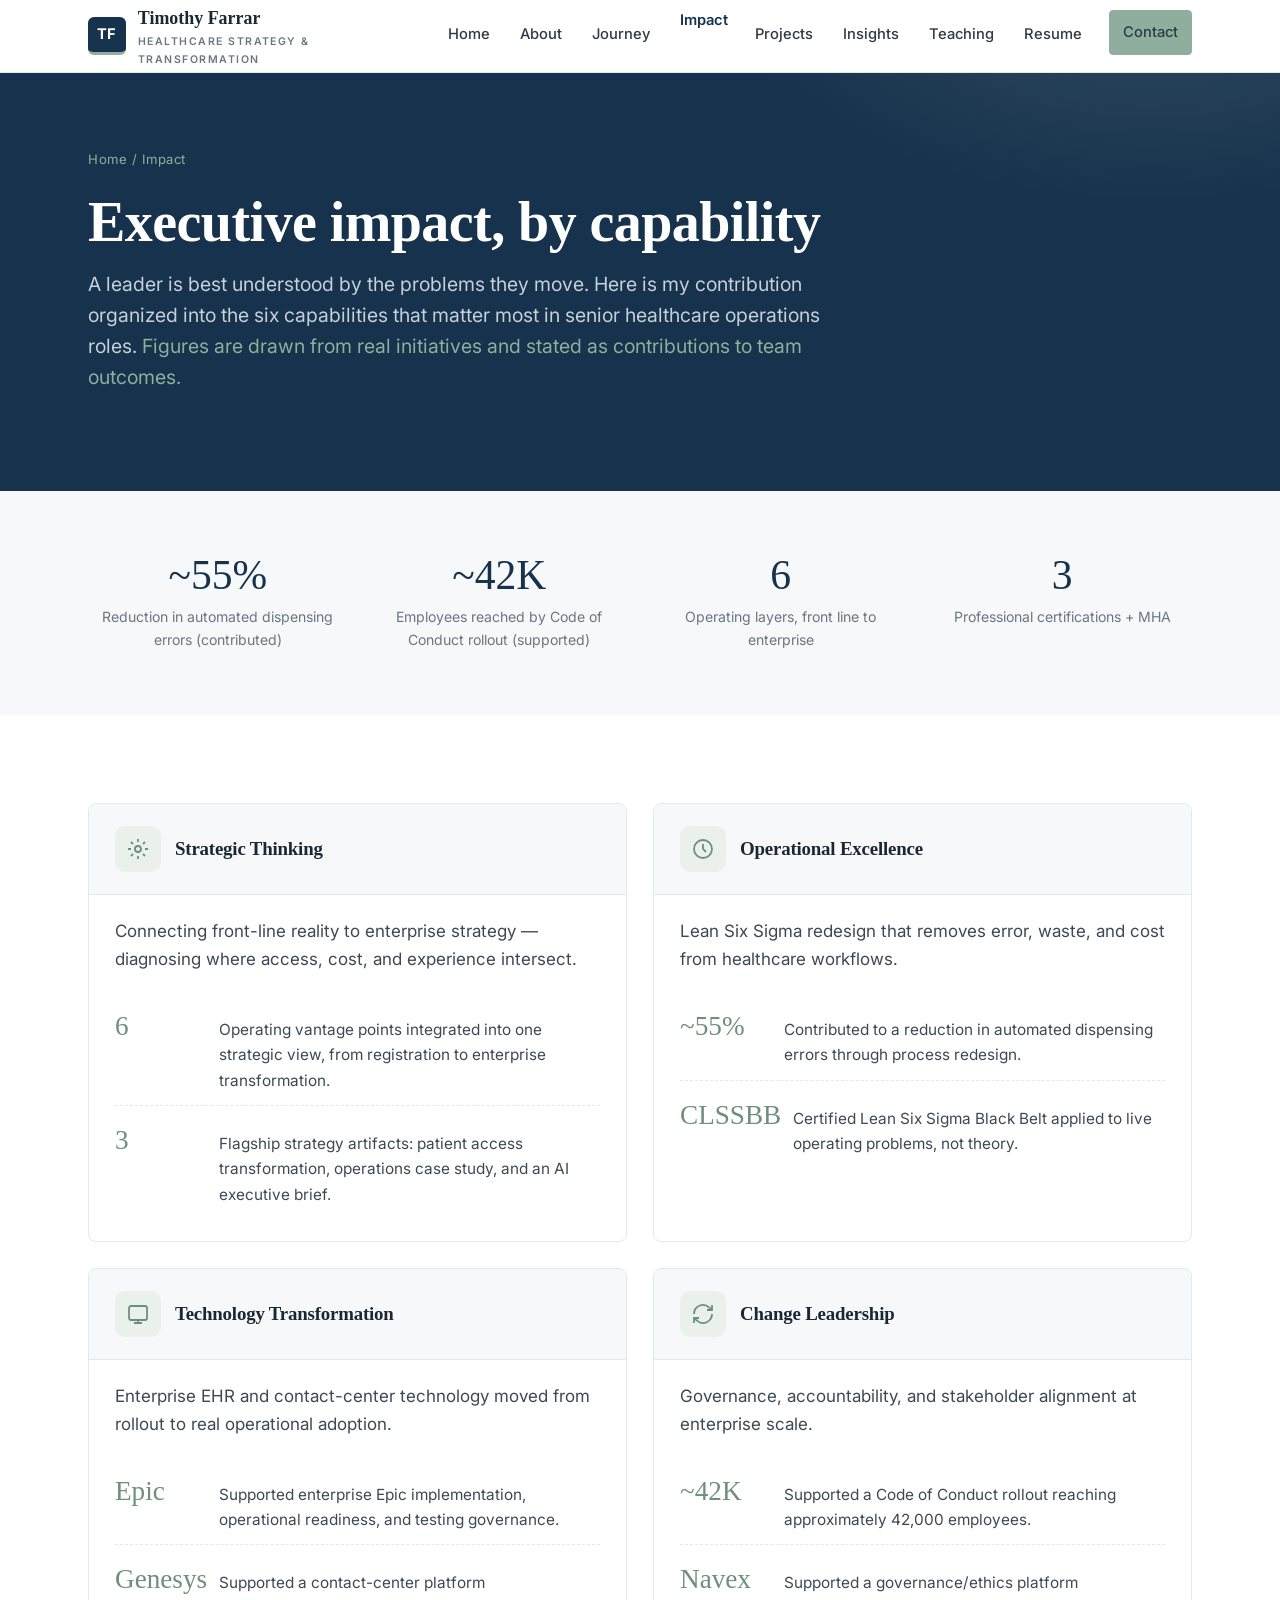
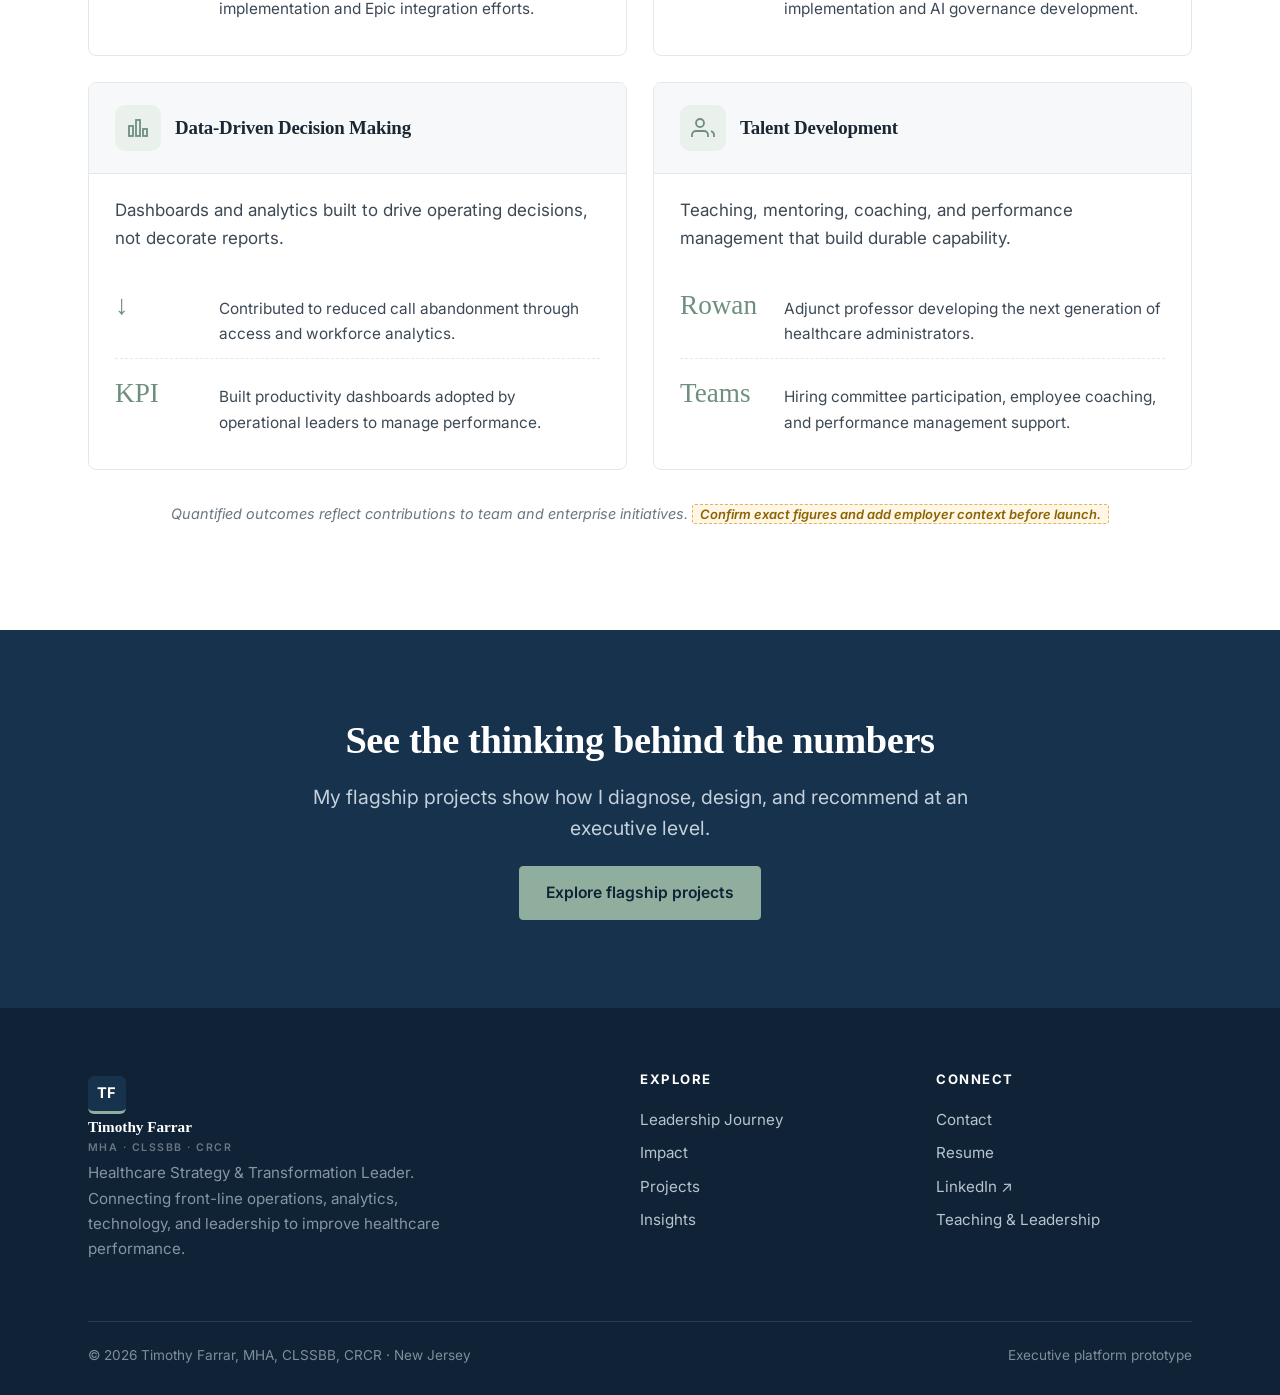
<file: impact.html>
<!DOCTYPE html>
<html lang="en">
<head>
<meta charset="UTF-8">
<meta name="viewport" content="width=device-width, initial-scale=1.0">
<title>Impact — Timothy Farrar, MHA</title>
<meta name="description" content="An executive impact dashboard across strategic thinking, operational excellence, technology transformation, change leadership, data-driven decision making, and talent development.">
<link rel="preconnect" href="https://fonts.googleapis.com">
<link rel="preconnect" href="https://fonts.gstatic.com" crossorigin>
<link href="https://fonts.googleapis.com/css2?family=Inter:wght@400;500;600;700&display=swap" rel="stylesheet">
<link rel="stylesheet" href="assets/styles.css">
</head>
<body>

<header class="site-header">
  <nav class="nav container">
    <a class="brand" href="index.html"><span class="monogram">TF</span><span>Timothy Farrar<small>Healthcare Strategy &amp; Transformation</small></span></a>
    <ul class="nav-links">
      <li><a href="index.html">Home</a></li>
      <li><a href="about.html">About</a></li>
      <li><a href="journey.html">Journey</a></li>
      <li><a href="impact.html">Impact</a></li>
      <li><a href="projects.html">Projects</a></li>
      <li><a href="insights.html">Insights</a></li>
      <li><a href="teaching.html">Teaching</a></li>
      <li><a href="resume.html">Resume</a></li>
      <li class="nav-cta"><a class="btn btn--primary" href="contact.html">Contact</a></li>
    </ul>
    <button class="nav-toggle" aria-label="Menu"><span></span><span></span><span></span></button>
  </nav>
</header>

<section class="page-head">
  <div class="container">
    <div class="breadcrumb"><a href="index.html">Home</a> / Impact</div>
    <h1>Executive impact, by capability</h1>
    <p class="lead">A leader is best understood by the problems they move. Here is my contribution organized into the six capabilities that matter most in senior healthcare operations roles. <span style="color:var(--sage)">Figures are drawn from real initiatives and stated as contributions to team outcomes.</span></p>
  </div>
</section>

<!-- TOP STATS -->
<section class="section--tight section--paper">
  <div class="container">
    <div class="stat-row">
      <div class="stat"><div class="num">~55%</div><div class="lbl">Reduction in automated dispensing errors (contributed)</div></div>
      <div class="stat"><div class="num">~42K</div><div class="lbl">Employees reached by Code of Conduct rollout (supported)</div></div>
      <div class="stat"><div class="num">6</div><div class="lbl">Operating layers, front line to enterprise</div></div>
      <div class="stat"><div class="num">3</div><div class="lbl">Professional certifications + MHA</div></div>
    </div>
  </div>
</section>

<section class="section">
  <div class="container">
    <div class="dash">

      <!-- Strategic Thinking -->
      <div class="dash-card" data-reveal>
        <header>
          <div class="icon-badge"><svg viewBox="0 0 24 24" fill="none" stroke="currentColor" stroke-width="1.8"><circle cx="12" cy="12" r="3"/><path d="M12 2v3M12 19v3M2 12h3M19 12h3M5 5l2 2M17 17l2 2M19 5l-2 2M7 17l-2 2"/></svg></div>
          <h3>Strategic Thinking</h3>
        </header>
        <div class="dash-body">
          <p>Connecting front-line reality to enterprise strategy — diagnosing where access, cost, and experience intersect.</p>
          <div class="metric"><span class="mnum">6</span><span class="mtxt">Operating vantage points integrated into one strategic view, from registration to enterprise transformation.</span></div>
          <div class="metric"><span class="mnum">3</span><span class="mtxt">Flagship strategy artifacts: patient access transformation, operations case study, and an AI executive brief.</span></div>
        </div>
      </div>

      <!-- Operational Excellence -->
      <div class="dash-card" data-reveal>
        <header>
          <div class="icon-badge"><svg viewBox="0 0 24 24" fill="none" stroke="currentColor" stroke-width="1.8"><circle cx="12" cy="12" r="9"/><path d="M12 7v5l3 3"/></svg></div>
          <h3>Operational Excellence</h3>
        </header>
        <div class="dash-body">
          <p>Lean Six Sigma redesign that removes error, waste, and cost from healthcare workflows.</p>
          <div class="metric"><span class="mnum">~55%</span><span class="mtxt">Contributed to a reduction in automated dispensing errors through process redesign.</span></div>
          <div class="metric"><span class="mnum">CLSSBB</span><span class="mtxt">Certified Lean Six Sigma Black Belt applied to live operating problems, not theory.</span></div>
        </div>
      </div>

      <!-- Technology Transformation -->
      <div class="dash-card" data-reveal>
        <header>
          <div class="icon-badge"><svg viewBox="0 0 24 24" fill="none" stroke="currentColor" stroke-width="1.8"><rect x="3" y="4" width="18" height="14" rx="2"/><path d="M8 21h8M12 18v3"/></svg></div>
          <h3>Technology Transformation</h3>
        </header>
        <div class="dash-body">
          <p>Enterprise EHR and contact-center technology moved from rollout to real operational adoption.</p>
          <div class="metric"><span class="mnum">Epic</span><span class="mtxt">Supported enterprise Epic implementation, operational readiness, and testing governance.</span></div>
          <div class="metric"><span class="mnum">Genesys</span><span class="mtxt">Supported a contact-center platform implementation and Epic integration efforts.</span></div>
        </div>
      </div>

      <!-- Change Leadership -->
      <div class="dash-card" data-reveal>
        <header>
          <div class="icon-badge"><svg viewBox="0 0 24 24" fill="none" stroke="currentColor" stroke-width="1.8"><path d="M3 12a9 9 0 0 1 15-6.7L21 8M21 3v5h-5M21 12a9 9 0 0 1-15 6.7L3 16M3 21v-5h5"/></svg></div>
          <h3>Change Leadership</h3>
        </header>
        <div class="dash-body">
          <p>Governance, accountability, and stakeholder alignment at enterprise scale.</p>
          <div class="metric"><span class="mnum">~42K</span><span class="mtxt">Supported a Code of Conduct rollout reaching approximately 42,000 employees.</span></div>
          <div class="metric"><span class="mnum">Navex</span><span class="mtxt">Supported a governance/ethics platform implementation and AI governance development.</span></div>
        </div>
      </div>

      <!-- Data-Driven Decision Making -->
      <div class="dash-card" data-reveal>
        <header>
          <div class="icon-badge"><svg viewBox="0 0 24 24" fill="none" stroke="currentColor" stroke-width="1.8"><rect x="3" y="10" width="4" height="10"/><rect x="10" y="4" width="4" height="16"/><rect x="17" y="13" width="4" height="7"/></svg></div>
          <h3>Data-Driven Decision Making</h3>
        </header>
        <div class="dash-body">
          <p>Dashboards and analytics built to drive operating decisions, not decorate reports.</p>
          <div class="metric"><span class="mnum">&darr;</span><span class="mtxt">Contributed to reduced call abandonment through access and workforce analytics.</span></div>
          <div class="metric"><span class="mnum">KPI</span><span class="mtxt">Built productivity dashboards adopted by operational leaders to manage performance.</span></div>
        </div>
      </div>

      <!-- Talent Development -->
      <div class="dash-card" data-reveal>
        <header>
          <div class="icon-badge"><svg viewBox="0 0 24 24" fill="none" stroke="currentColor" stroke-width="1.8"><path d="M17 21v-2a4 4 0 0 0-4-4H5a4 4 0 0 0-4 4v2"/><circle cx="9" cy="7" r="4"/><path d="M23 21v-2a4 4 0 0 0-3-3.87"/></svg></div>
          <h3>Talent Development</h3>
        </header>
        <div class="dash-body">
          <p>Teaching, mentoring, coaching, and performance management that build durable capability.</p>
          <div class="metric"><span class="mnum">Rowan</span><span class="mtxt">Adjunct professor developing the next generation of healthcare administrators.</span></div>
          <div class="metric"><span class="mnum">Teams</span><span class="mtxt">Hiring committee participation, employee coaching, and performance management support.</span></div>
        </div>
      </div>

    </div>
    <p class="note center" style="margin-top:32px">Quantified outcomes reflect contributions to team and enterprise initiatives. <span class="placeholder">Confirm exact figures and add employer context before launch.</span></p>
  </div>
</section>

<section class="section section--navy">
  <div class="container center maxw-720 mx-auto">
    <h2>See the thinking behind the numbers</h2>
    <p class="lead" style="color:#C4D0DA">My flagship projects show how I diagnose, design, and recommend at an executive level.</p>
    <a class="btn btn--primary" href="projects.html">Explore flagship projects</a>
  </div>
</section>

<footer class="site-footer">
  <div class="container">
    <div class="footer-grid">
      <div class="footer-brand">
        <a class="brand" href="index.html"><span class="monogram">TF</span><span style="color:#fff">Timothy Farrar<small>MHA · CLSSBB · CRCR</small></span></a>
        <p>Healthcare Strategy &amp; Transformation Leader. Connecting front-line operations, analytics, technology, and leadership to improve healthcare performance.</p>
      </div>
      <div><h4>Explore</h4><a href="journey.html">Leadership Journey</a><a href="impact.html">Impact</a><a href="projects.html">Projects</a><a href="insights.html">Insights</a></div>
      <div><h4>Connect</h4><a href="contact.html">Contact</a><a href="resume.html">Resume</a><a href="https://www.linkedin.com/in/timothy-farrar" target="_blank" rel="noopener">LinkedIn &#8599;</a><a href="teaching.html">Teaching &amp; Leadership</a></div>
    </div>
    <div class="footer-bottom"><span>&copy; 2026 Timothy Farrar, MHA, CLSSBB, CRCR &middot; New Jersey</span><span>Executive platform prototype</span></div>
  </div>
</footer>

<script src="assets/script.js"></script>
</body>
</html>
</file>
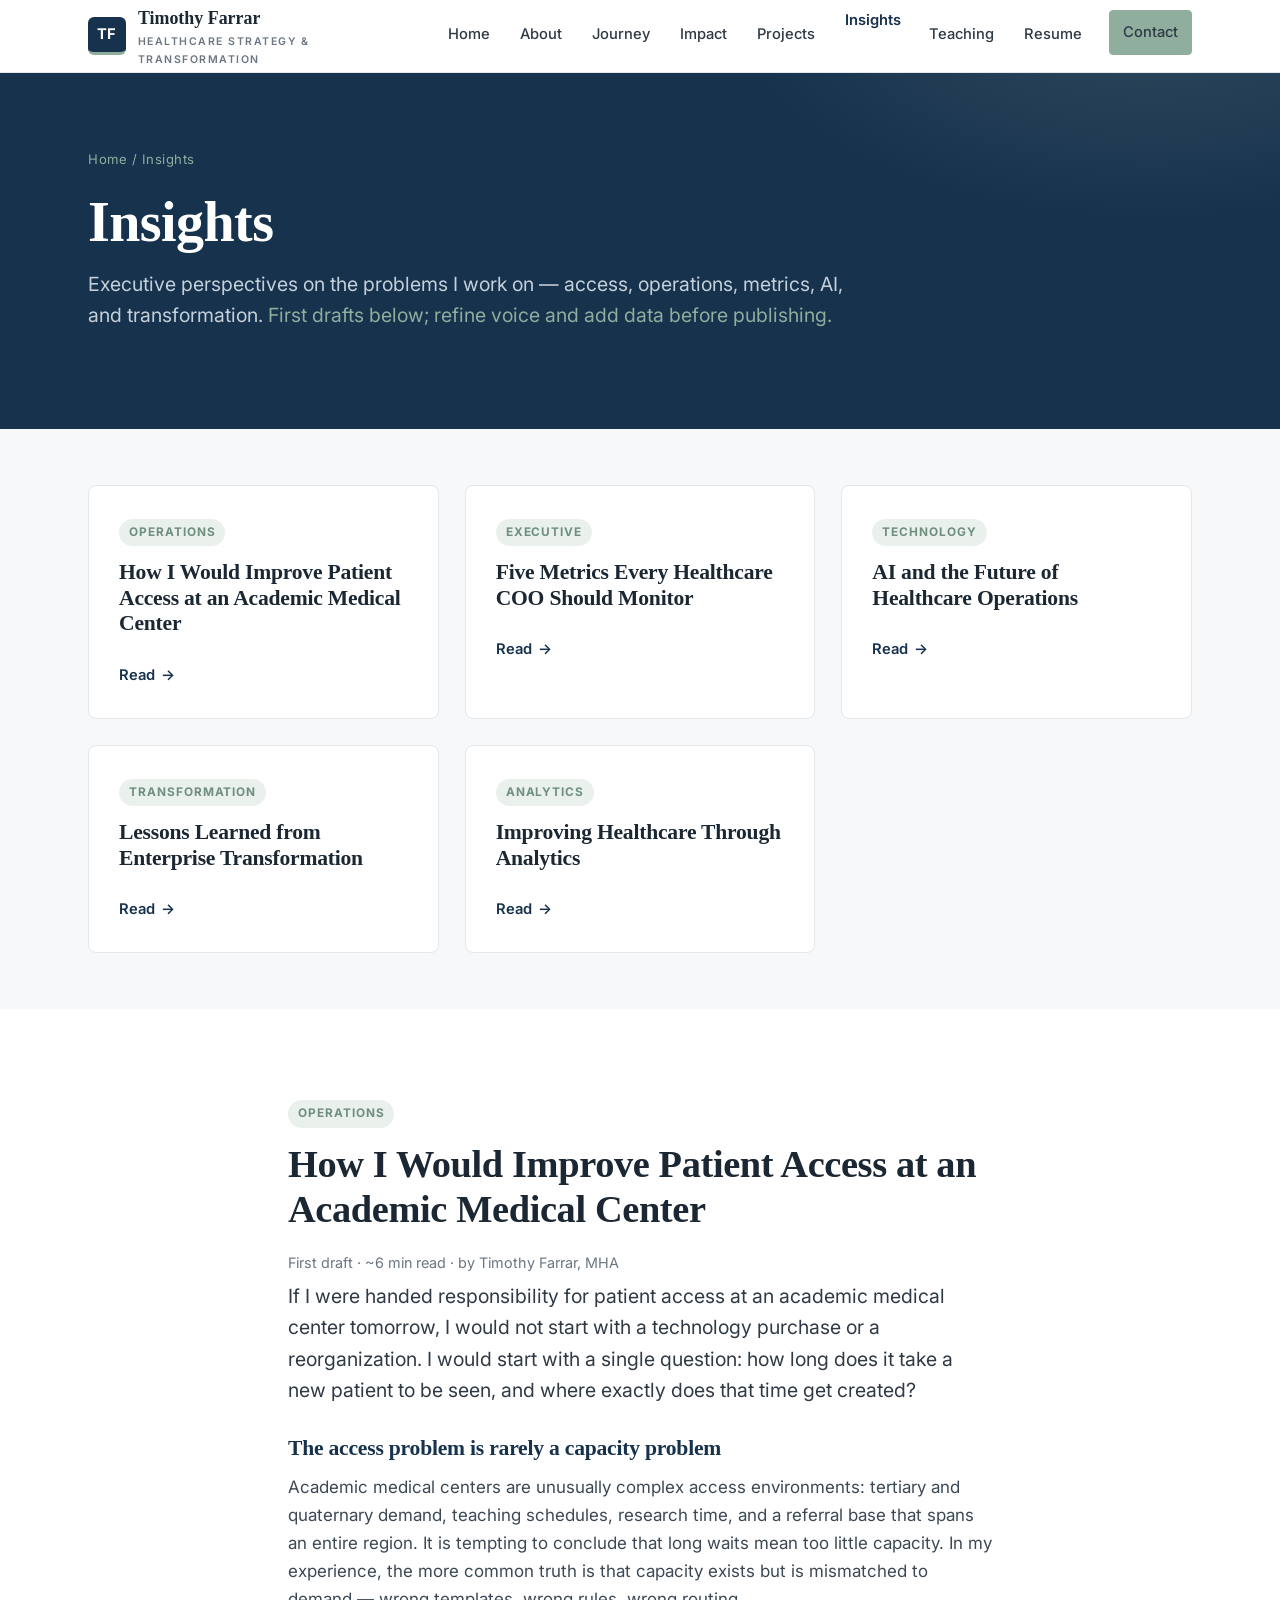
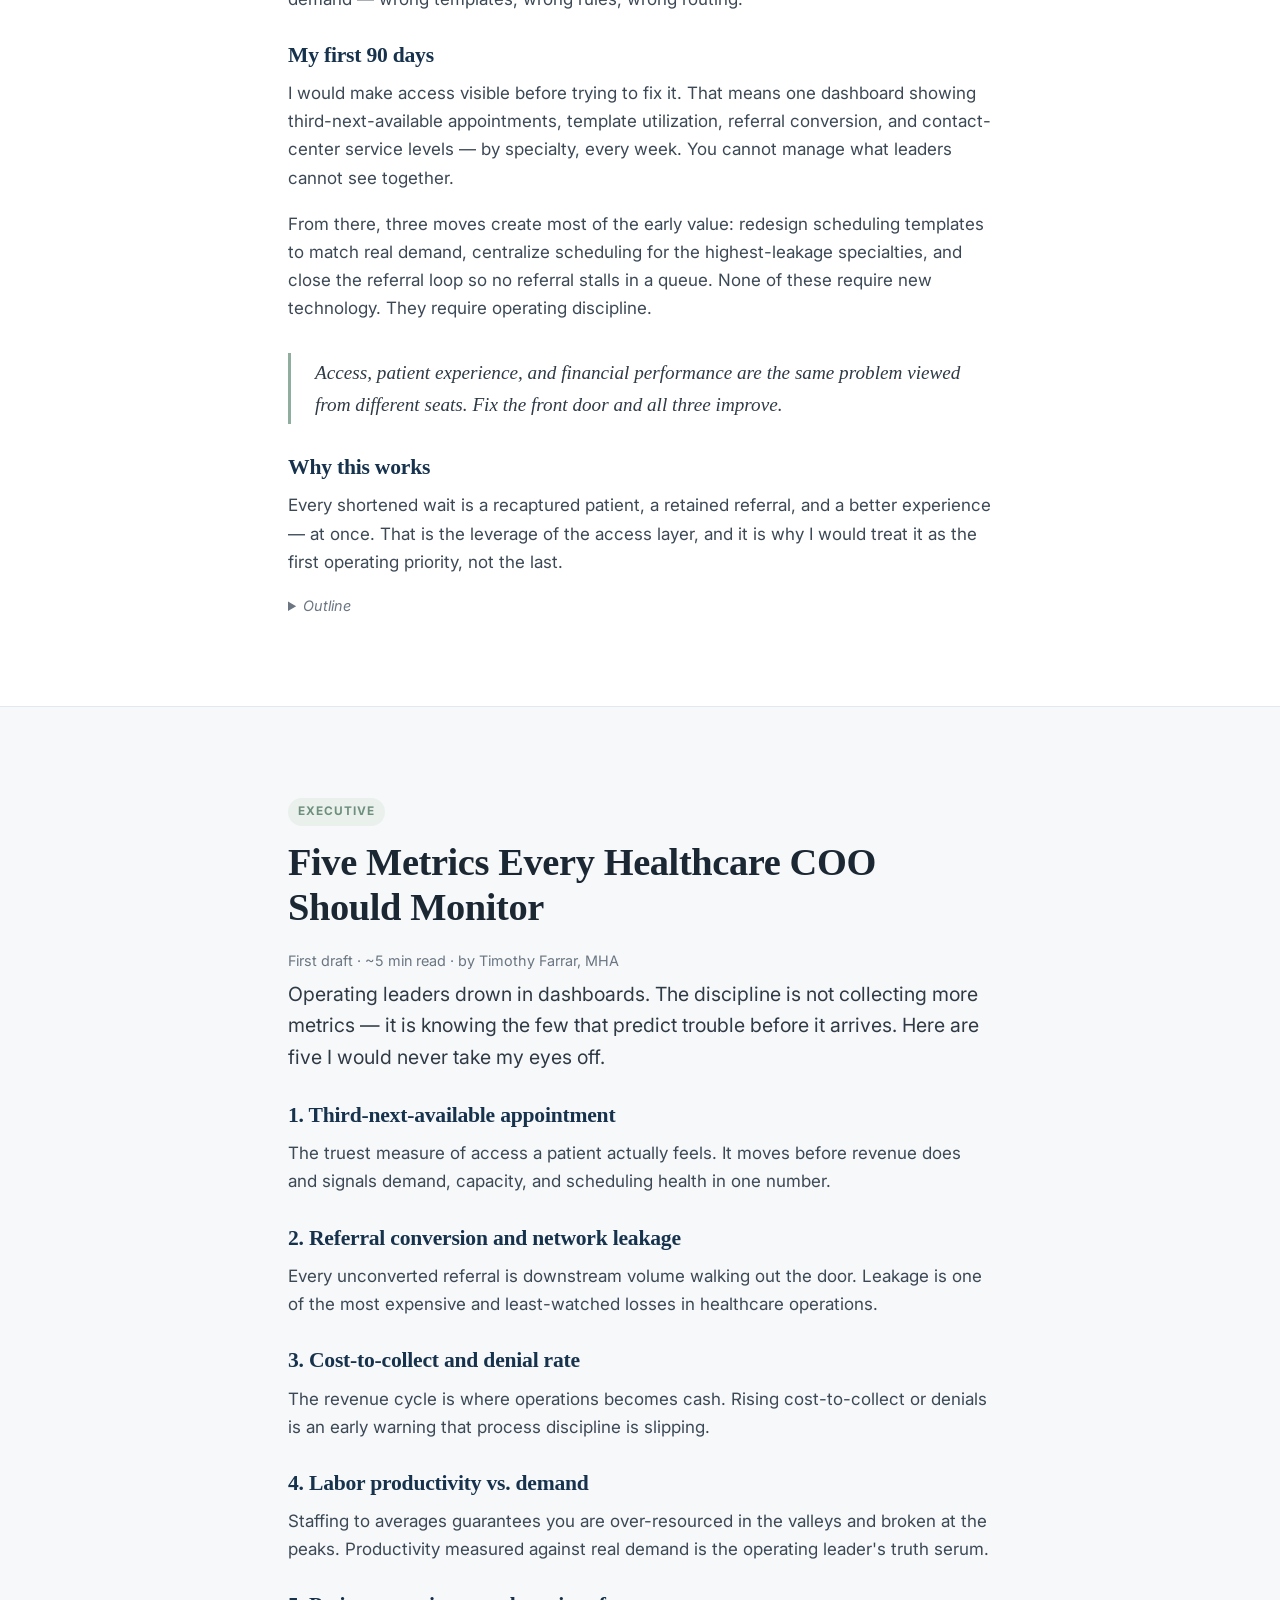
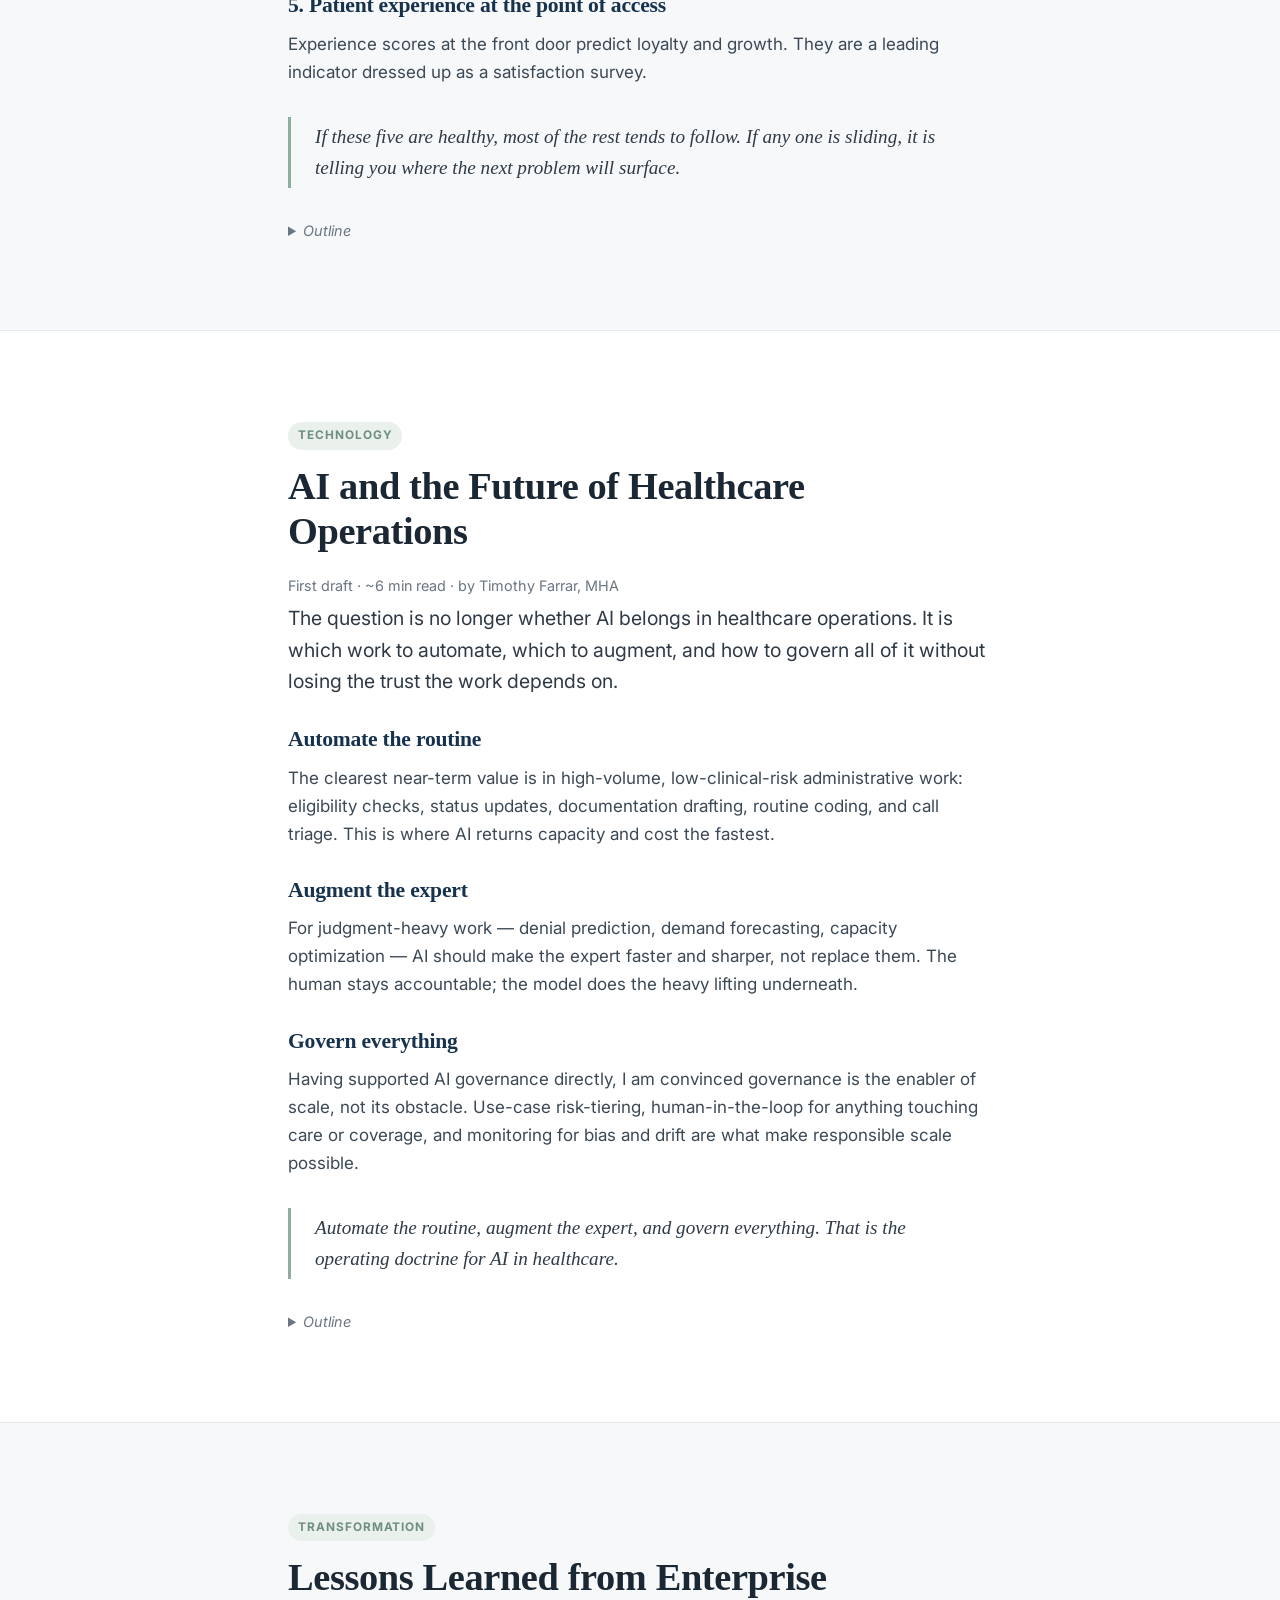
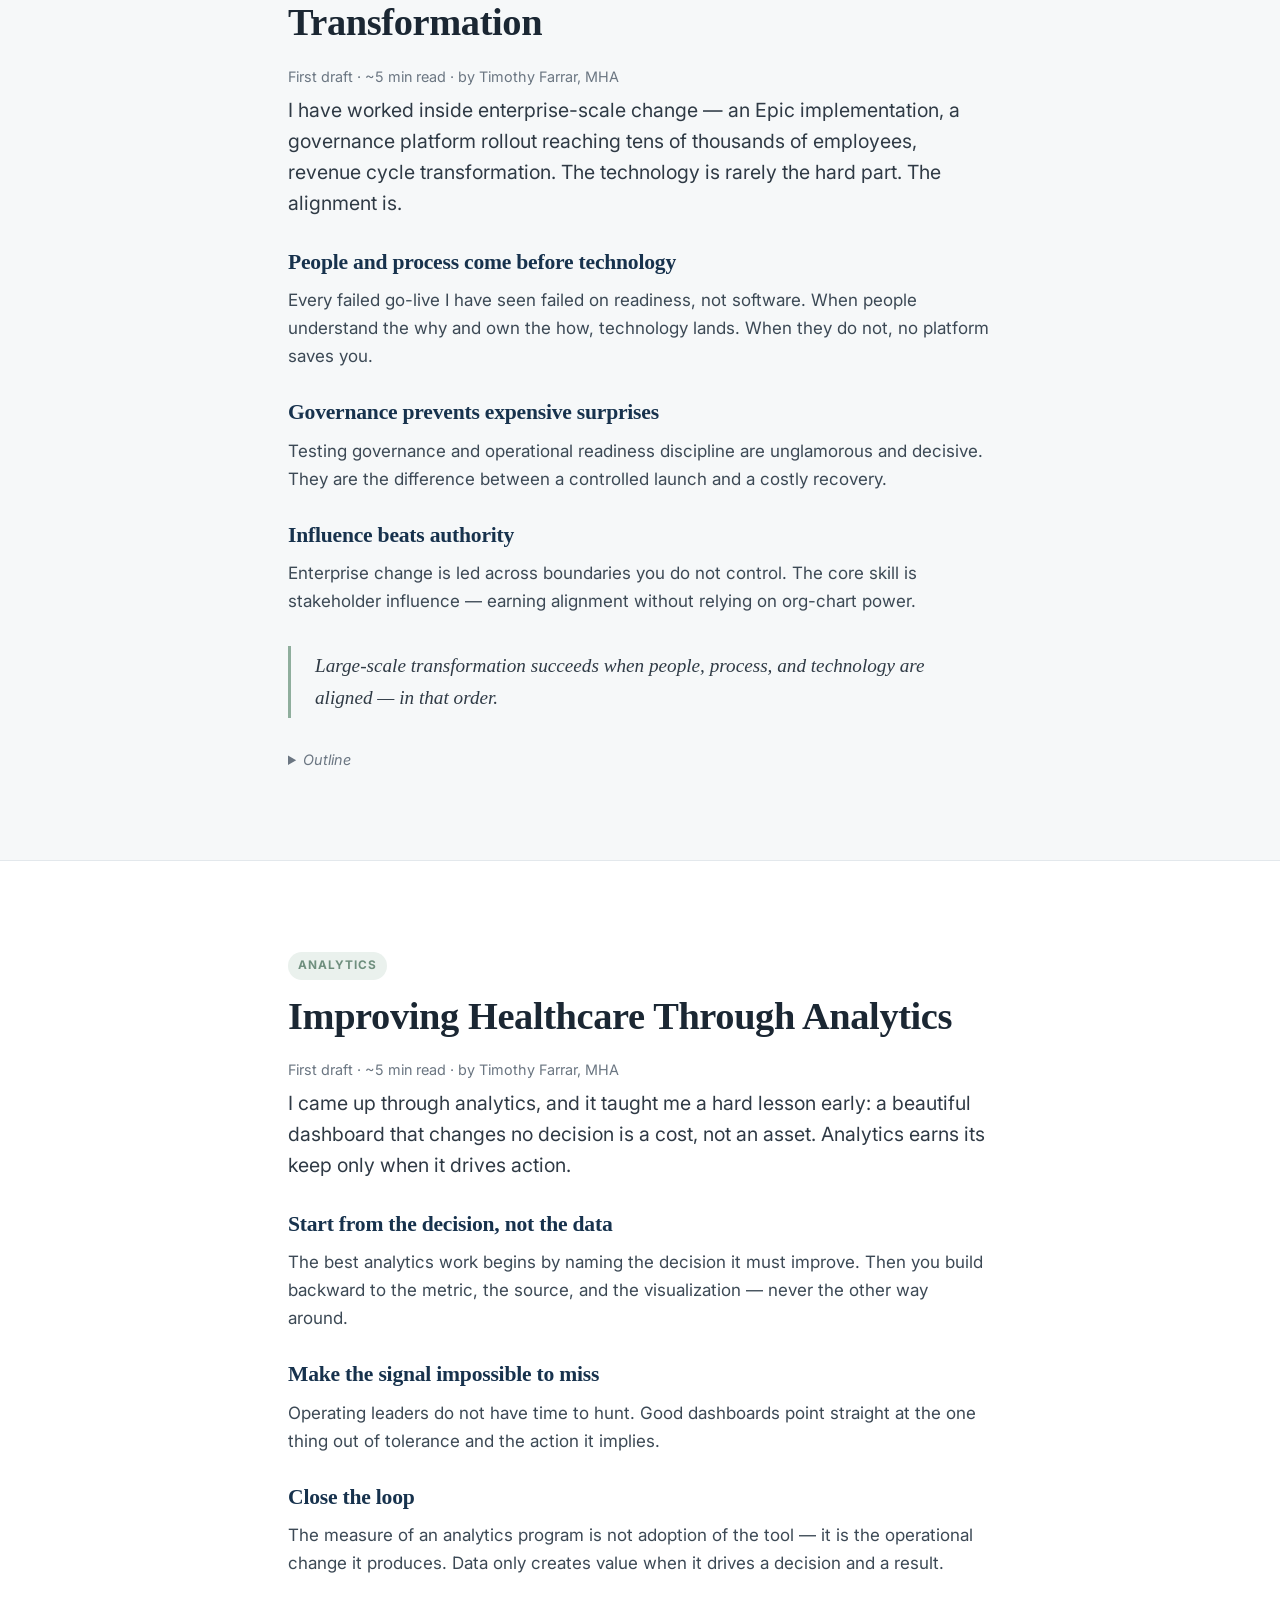
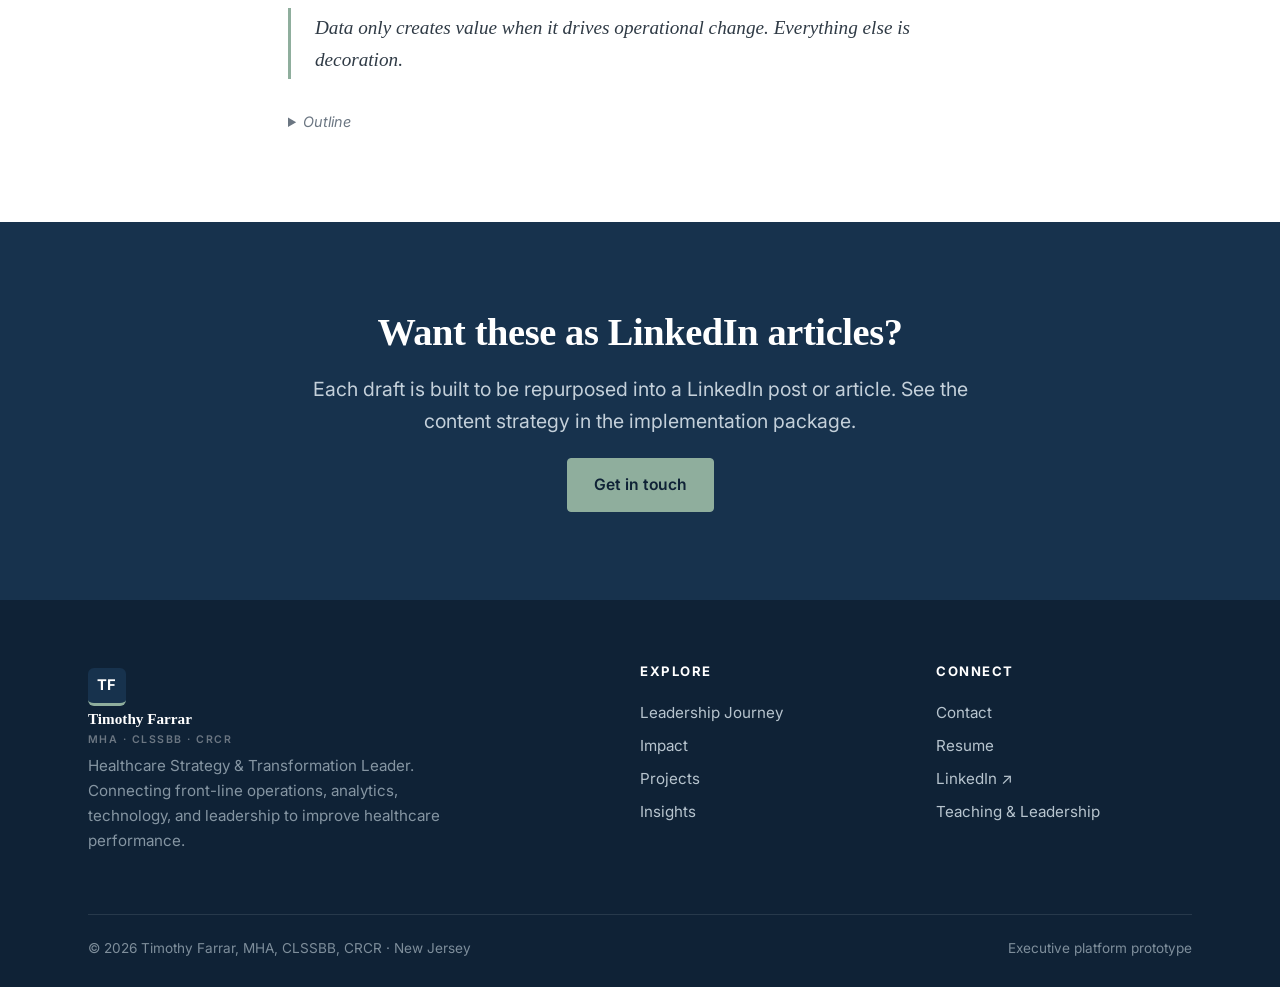
<file: insights.html>
<!DOCTYPE html>
<html lang="en">
<head>
<meta charset="UTF-8">
<meta name="viewport" content="width=device-width, initial-scale=1.0">
<title>Insights — Timothy Farrar, MHA</title>
<meta name="description" content="Executive perspectives on patient access, healthcare operations metrics, AI, enterprise transformation, and analytics from Timothy Farrar.">
<link rel="preconnect" href="https://fonts.googleapis.com">
<link rel="preconnect" href="https://fonts.gstatic.com" crossorigin>
<link href="https://fonts.googleapis.com/css2?family=Inter:wght@400;500;600;700&display=swap" rel="stylesheet">
<link rel="stylesheet" href="assets/styles.css">
</head>
<body>

<header class="site-header">
  <nav class="nav container">
    <a class="brand" href="index.html"><span class="monogram">TF</span><span>Timothy Farrar<small>Healthcare Strategy &amp; Transformation</small></span></a>
    <ul class="nav-links">
      <li><a href="index.html">Home</a></li>
      <li><a href="about.html">About</a></li>
      <li><a href="journey.html">Journey</a></li>
      <li><a href="impact.html">Impact</a></li>
      <li><a href="projects.html">Projects</a></li>
      <li><a href="insights.html">Insights</a></li>
      <li><a href="teaching.html">Teaching</a></li>
      <li><a href="resume.html">Resume</a></li>
      <li class="nav-cta"><a class="btn btn--primary" href="contact.html">Contact</a></li>
    </ul>
    <button class="nav-toggle" aria-label="Menu"><span></span><span></span><span></span></button>
  </nav>
</header>

<section class="page-head">
  <div class="container">
    <div class="breadcrumb"><a href="index.html">Home</a> / Insights</div>
    <h1>Insights</h1>
    <p class="lead">Executive perspectives on the problems I work on — access, operations, metrics, AI, and transformation. <span style="color:var(--sage)">First drafts below; refine voice and add data before publishing.</span></p>
  </div>
</section>

<!-- INDEX -->
<section class="section--tight section--paper">
  <div class="container">
    <div class="grid grid-3">
      <a class="card" href="#access"><span class="tag">Operations</span><h3 style="margin-top:14px">How I Would Improve Patient Access at an Academic Medical Center</h3><span class="card-link">Read</span></a>
      <a class="card" href="#metrics"><span class="tag">Executive</span><h3 style="margin-top:14px">Five Metrics Every Healthcare COO Should Monitor</h3><span class="card-link">Read</span></a>
      <a class="card" href="#ai"><span class="tag">Technology</span><h3 style="margin-top:14px">AI and the Future of Healthcare Operations</h3><span class="card-link">Read</span></a>
      <a class="card" href="#transformation"><span class="tag">Transformation</span><h3 style="margin-top:14px">Lessons Learned from Enterprise Transformation</h3><span class="card-link">Read</span></a>
      <a class="card" href="#analytics"><span class="tag">Analytics</span><h3 style="margin-top:14px">Improving Healthcare Through Analytics</h3><span class="card-link">Read</span></a>
    </div>
  </div>
</section>

<!-- ARTICLE 1 -->
<article class="section" id="access">
  <div class="container prose">
    <span class="tag">Operations</span>
    <h2 style="margin-top:14px">How I Would Improve Patient Access at an Academic Medical Center</h2>
    <p class="article-meta">First draft &middot; ~6 min read &middot; by Timothy Farrar, MHA</p>
    <p class="lead">If I were handed responsibility for patient access at an academic medical center tomorrow, I would not start with a technology purchase or a reorganization. I would start with a single question: how long does it take a new patient to be seen, and where exactly does that time get created?</p>
    <h3>The access problem is rarely a capacity problem</h3>
    <p>Academic medical centers are unusually complex access environments: tertiary and quaternary demand, teaching schedules, research time, and a referral base that spans an entire region. It is tempting to conclude that long waits mean too little capacity. In my experience, the more common truth is that capacity exists but is mismatched to demand — wrong templates, wrong rules, wrong routing.</p>
    <h3>My first 90 days</h3>
    <p>I would make access visible before trying to fix it. That means one dashboard showing third-next-available appointments, template utilization, referral conversion, and contact-center service levels — by specialty, every week. You cannot manage what leaders cannot see together.</p>
    <p>From there, three moves create most of the early value: redesign scheduling templates to match real demand, centralize scheduling for the highest-leakage specialties, and close the referral loop so no referral stalls in a queue. None of these require new technology. They require operating discipline.</p>
    <blockquote>Access, patient experience, and financial performance are the same problem viewed from different seats. Fix the front door and all three improve.</blockquote>
    <h3>Why this works</h3>
    <p>Every shortened wait is a recaptured patient, a retained referral, and a better experience — at once. That is the leverage of the access layer, and it is why I would treat it as the first operating priority, not the last.</p>
    <details><summary class="note" style="cursor:pointer">Outline</summary>
    <ul><li>Hook: the one question that reframes access</li><li>Myth: access ≠ capacity at an AMC</li><li>First 90 days: visibility → templates → centralization → referral loop</li><li>Thesis quote: access/experience/finance are one problem</li><li>Close: leverage of the front door</li></ul></details>
  </div>
</article>

<hr class="divider">

<!-- ARTICLE 2 -->
<article class="section section--paper" id="metrics">
  <div class="container prose">
    <span class="tag">Executive</span>
    <h2 style="margin-top:14px">Five Metrics Every Healthcare COO Should Monitor</h2>
    <p class="article-meta">First draft &middot; ~5 min read &middot; by Timothy Farrar, MHA</p>
    <p class="lead">Operating leaders drown in dashboards. The discipline is not collecting more metrics — it is knowing the few that predict trouble before it arrives. Here are five I would never take my eyes off.</p>
    <h3>1. Third-next-available appointment</h3>
    <p>The truest measure of access a patient actually feels. It moves before revenue does and signals demand, capacity, and scheduling health in one number.</p>
    <h3>2. Referral conversion and network leakage</h3>
    <p>Every unconverted referral is downstream volume walking out the door. Leakage is one of the most expensive and least-watched losses in healthcare operations.</p>
    <h3>3. Cost-to-collect and denial rate</h3>
    <p>The revenue cycle is where operations becomes cash. Rising cost-to-collect or denials is an early warning that process discipline is slipping.</p>
    <h3>4. Labor productivity vs. demand</h3>
    <p>Staffing to averages guarantees you are over-resourced in the valleys and broken at the peaks. Productivity measured against real demand is the operating leader's truth serum.</p>
    <h3>5. Patient experience at the point of access</h3>
    <p>Experience scores at the front door predict loyalty and growth. They are a leading indicator dressed up as a satisfaction survey.</p>
    <blockquote>If these five are healthy, most of the rest tends to follow. If any one is sliding, it is telling you where the next problem will surface.</blockquote>
    <details><summary class="note" style="cursor:pointer">Outline</summary>
    <ul><li>Hook: too many dashboards, too few signals</li><li>5 leading indicators with the "why" for each</li><li>Close: these five predict the rest</li></ul></details>
  </div>
</article>

<hr class="divider">

<!-- ARTICLE 3 -->
<article class="section" id="ai">
  <div class="container prose">
    <span class="tag">Technology</span>
    <h2 style="margin-top:14px">AI and the Future of Healthcare Operations</h2>
    <p class="article-meta">First draft &middot; ~6 min read &middot; by Timothy Farrar, MHA</p>
    <p class="lead">The question is no longer whether AI belongs in healthcare operations. It is which work to automate, which to augment, and how to govern all of it without losing the trust the work depends on.</p>
    <h3>Automate the routine</h3>
    <p>The clearest near-term value is in high-volume, low-clinical-risk administrative work: eligibility checks, status updates, documentation drafting, routine coding, and call triage. This is where AI returns capacity and cost the fastest.</p>
    <h3>Augment the expert</h3>
    <p>For judgment-heavy work — denial prediction, demand forecasting, capacity optimization — AI should make the expert faster and sharper, not replace them. The human stays accountable; the model does the heavy lifting underneath.</p>
    <h3>Govern everything</h3>
    <p>Having supported AI governance directly, I am convinced governance is the enabler of scale, not its obstacle. Use-case risk-tiering, human-in-the-loop for anything touching care or coverage, and monitoring for bias and drift are what make responsible scale possible.</p>
    <blockquote>Automate the routine, augment the expert, and govern everything. That is the operating doctrine for AI in healthcare.</blockquote>
    <details><summary class="note" style="cursor:pointer">Outline</summary>
    <ul><li>Hook: the question has changed</li><li>Automate / Augment / Govern framework</li><li>Governance as enabler</li><li>Close: the operating doctrine</li></ul></details>
  </div>
</article>

<hr class="divider">

<!-- ARTICLE 4 -->
<article class="section section--paper" id="transformation">
  <div class="container prose">
    <span class="tag">Transformation</span>
    <h2 style="margin-top:14px">Lessons Learned from Enterprise Transformation</h2>
    <p class="article-meta">First draft &middot; ~5 min read &middot; by Timothy Farrar, MHA</p>
    <p class="lead">I have worked inside enterprise-scale change — an Epic implementation, a governance platform rollout reaching tens of thousands of employees, revenue cycle transformation. The technology is rarely the hard part. The alignment is.</p>
    <h3>People and process come before technology</h3>
    <p>Every failed go-live I have seen failed on readiness, not software. When people understand the why and own the how, technology lands. When they do not, no platform saves you.</p>
    <h3>Governance prevents expensive surprises</h3>
    <p>Testing governance and operational readiness discipline are unglamorous and decisive. They are the difference between a controlled launch and a costly recovery.</p>
    <h3>Influence beats authority</h3>
    <p>Enterprise change is led across boundaries you do not control. The core skill is stakeholder influence — earning alignment without relying on org-chart power.</p>
    <blockquote>Large-scale transformation succeeds when people, process, and technology are aligned — in that order.</blockquote>
    <details><summary class="note" style="cursor:pointer">Outline</summary>
    <ul><li>Hook: technology is rarely the hard part</li><li>People/process before technology</li><li>Governance prevents surprises</li><li>Influence over authority</li><li>Close: alignment in order</li></ul></details>
  </div>
</article>

<hr class="divider">

<!-- ARTICLE 5 -->
<article class="section" id="analytics">
  <div class="container prose">
    <span class="tag">Analytics</span>
    <h2 style="margin-top:14px">Improving Healthcare Through Analytics</h2>
    <p class="article-meta">First draft &middot; ~5 min read &middot; by Timothy Farrar, MHA</p>
    <p class="lead">I came up through analytics, and it taught me a hard lesson early: a beautiful dashboard that changes no decision is a cost, not an asset. Analytics earns its keep only when it drives action.</p>
    <h3>Start from the decision, not the data</h3>
    <p>The best analytics work begins by naming the decision it must improve. Then you build backward to the metric, the source, and the visualization — never the other way around.</p>
    <h3>Make the signal impossible to miss</h3>
    <p>Operating leaders do not have time to hunt. Good dashboards point straight at the one thing out of tolerance and the action it implies.</p>
    <h3>Close the loop</h3>
    <p>The measure of an analytics program is not adoption of the tool — it is the operational change it produces. Data only creates value when it drives a decision and a result.</p>
    <blockquote>Data only creates value when it drives operational change. Everything else is decoration.</blockquote>
    <details><summary class="note" style="cursor:pointer">Outline</summary>
    <ul><li>Hook: the dashboard that changed nothing</li><li>Decision-first design</li><li>Make the signal obvious</li><li>Close the loop to action</li></ul></details>
  </div>
</article>

<section class="section section--navy">
  <div class="container center maxw-720 mx-auto">
    <h2>Want these as LinkedIn articles?</h2>
    <p class="lead" style="color:#C4D0DA">Each draft is built to be repurposed into a LinkedIn post or article. See the content strategy in the implementation package.</p>
    <a class="btn btn--primary" href="contact.html">Get in touch</a>
  </div>
</section>

<footer class="site-footer">
  <div class="container">
    <div class="footer-grid">
      <div class="footer-brand">
        <a class="brand" href="index.html"><span class="monogram">TF</span><span style="color:#fff">Timothy Farrar<small>MHA · CLSSBB · CRCR</small></span></a>
        <p>Healthcare Strategy &amp; Transformation Leader. Connecting front-line operations, analytics, technology, and leadership to improve healthcare performance.</p>
      </div>
      <div><h4>Explore</h4><a href="journey.html">Leadership Journey</a><a href="impact.html">Impact</a><a href="projects.html">Projects</a><a href="insights.html">Insights</a></div>
      <div><h4>Connect</h4><a href="contact.html">Contact</a><a href="resume.html">Resume</a><a href="https://www.linkedin.com/in/timothy-farrar" target="_blank" rel="noopener">LinkedIn &#8599;</a><a href="teaching.html">Teaching &amp; Leadership</a></div>
    </div>
    <div class="footer-bottom"><span>&copy; 2026 Timothy Farrar, MHA, CLSSBB, CRCR &middot; New Jersey</span><span>Executive platform prototype</span></div>
  </div>
</footer>

<script src="assets/script.js"></script>
</body>
</html>
</file>
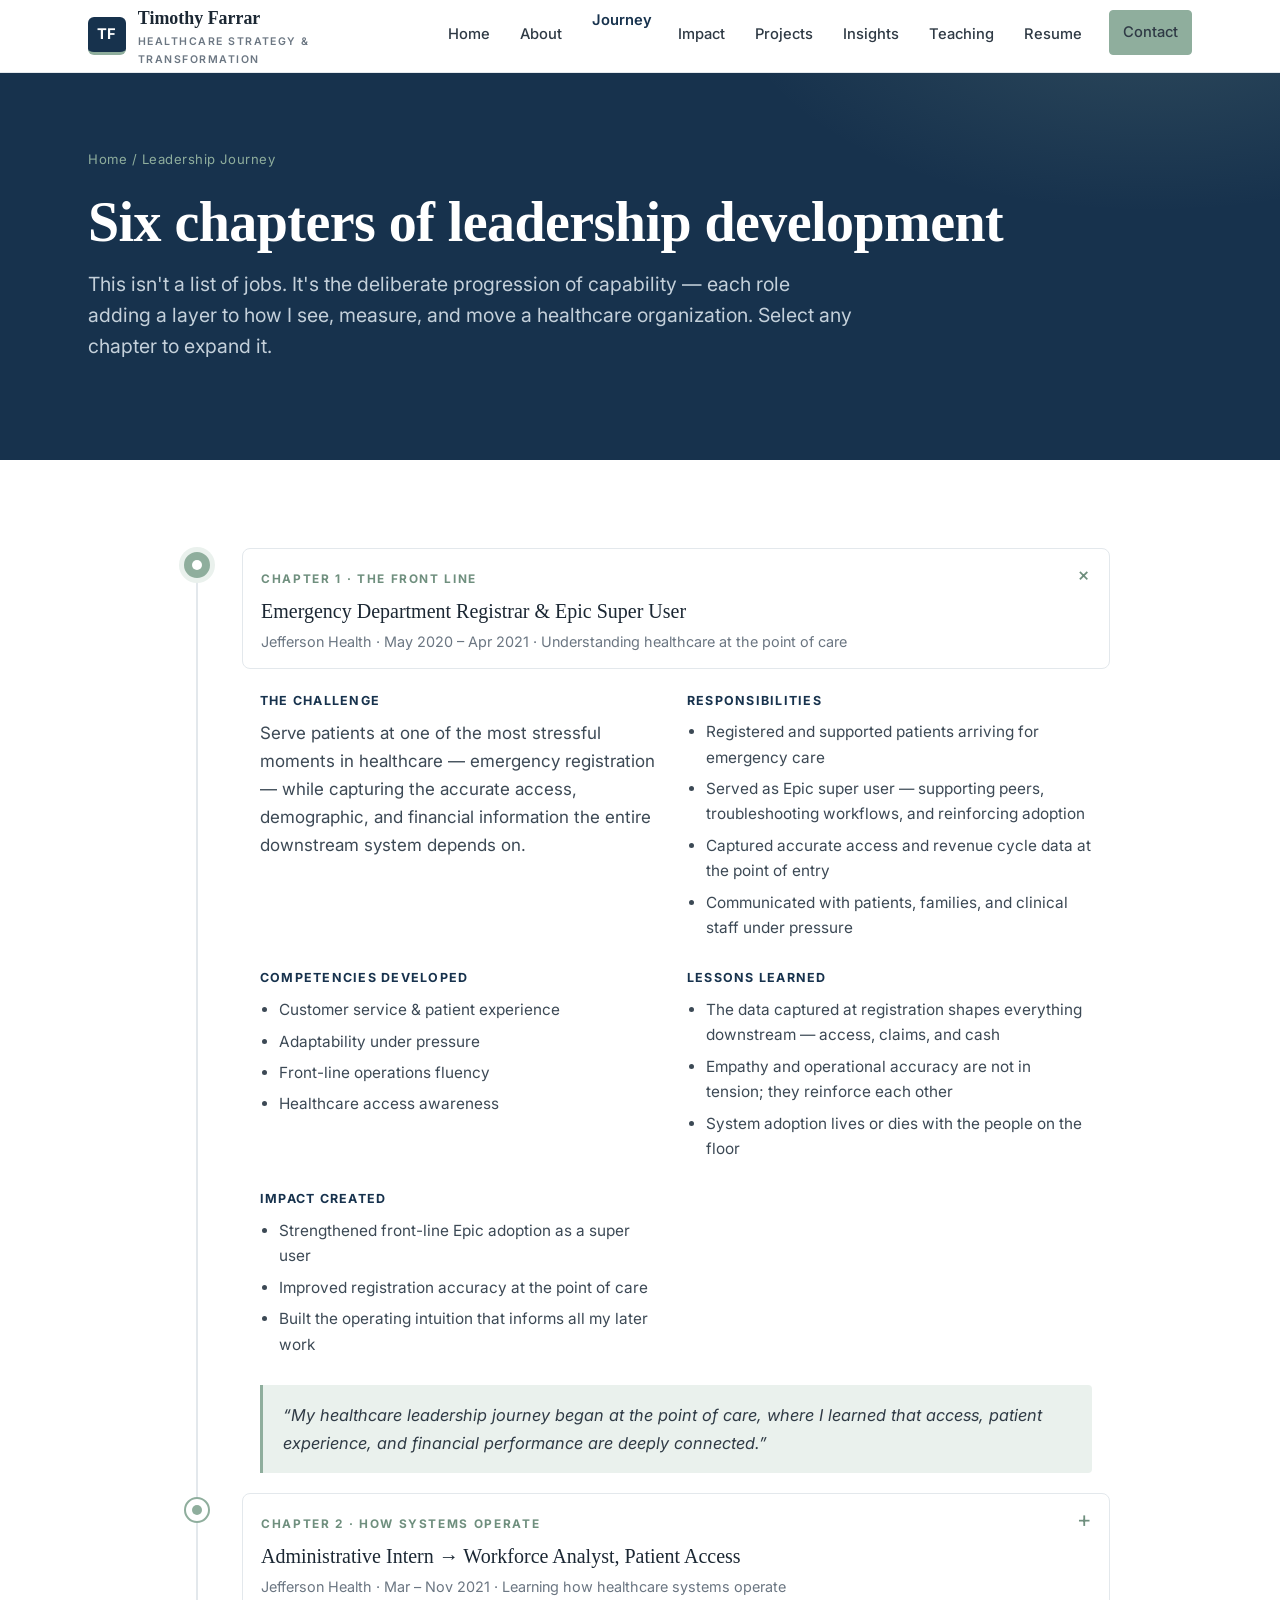
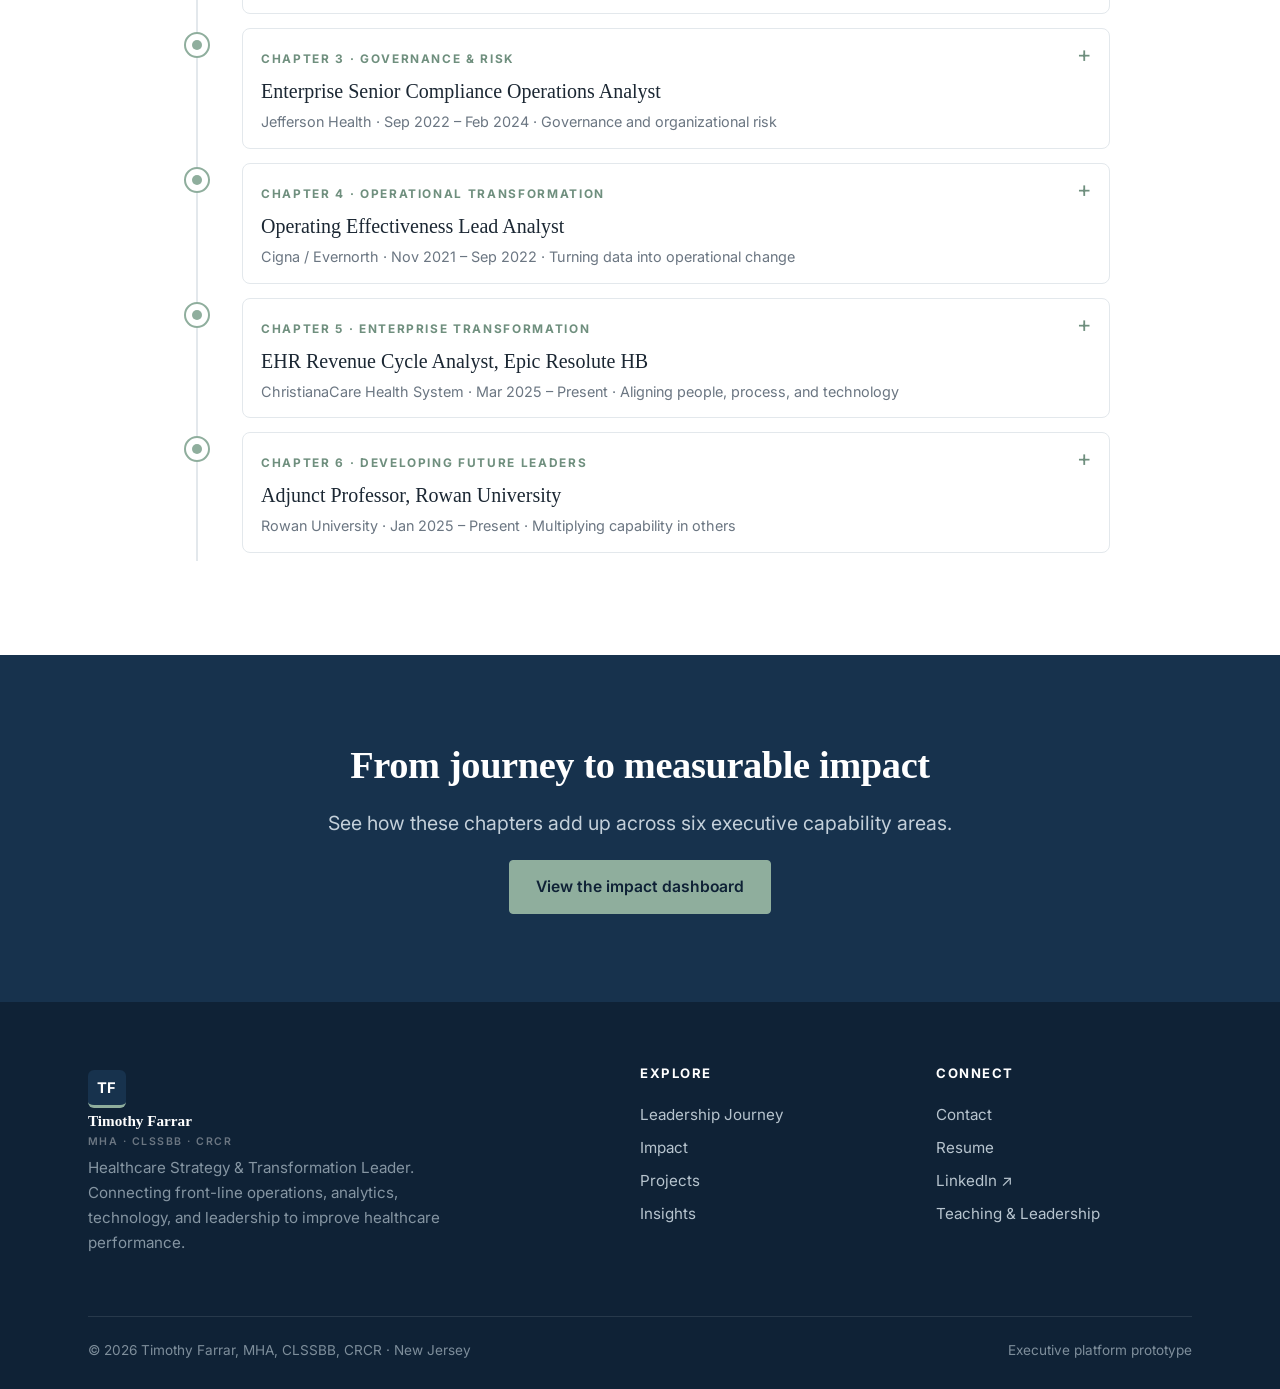
<file: journey.html>
<!DOCTYPE html>
<html lang="en">
<head>
<meta charset="UTF-8">
<meta name="viewport" content="width=device-width, initial-scale=1.0">
<title>Leadership Journey — Timothy Farrar, MHA</title>
<meta name="description" content="Six chapters of leadership development — from the emergency department front line to enterprise transformation and teaching.">
<link rel="preconnect" href="https://fonts.googleapis.com">
<link rel="preconnect" href="https://fonts.gstatic.com" crossorigin>
<link href="https://fonts.googleapis.com/css2?family=Inter:wght@400;500;600;700&display=swap" rel="stylesheet">
<link rel="stylesheet" href="assets/styles.css">
</head>
<body>

<header class="site-header">
  <nav class="nav container">
    <a class="brand" href="index.html"><span class="monogram">TF</span><span>Timothy Farrar<small>Healthcare Strategy &amp; Transformation</small></span></a>
    <ul class="nav-links">
      <li><a href="index.html">Home</a></li>
      <li><a href="about.html">About</a></li>
      <li><a href="journey.html">Journey</a></li>
      <li><a href="impact.html">Impact</a></li>
      <li><a href="projects.html">Projects</a></li>
      <li><a href="insights.html">Insights</a></li>
      <li><a href="teaching.html">Teaching</a></li>
      <li><a href="resume.html">Resume</a></li>
      <li class="nav-cta"><a class="btn btn--primary" href="contact.html">Contact</a></li>
    </ul>
    <button class="nav-toggle" aria-label="Menu"><span></span><span></span><span></span></button>
  </nav>
</header>

<section class="page-head">
  <div class="container">
    <div class="breadcrumb"><a href="index.html">Home</a> / Leadership Journey</div>
    <h1>Six chapters of leadership development</h1>
    <p class="lead">This isn't a list of jobs. It's the deliberate progression of capability — each role adding a layer to how I see, measure, and move a healthcare organization. Select any chapter to expand it.</p>
  </div>
</section>

<section class="section">
  <div class="container">
    <div class="timeline">

      <!-- CHAPTER 1 -->
      <div class="tl-item">
        <div class="tl-node"></div>
        <div class="tl-head">
          <span class="tl-toggle">+</span>
          <span class="tl-chapter">Chapter 1 · The Front Line</span>
          <div class="tl-role">Emergency Department Registrar &amp; Epic Super User</div>
          <div class="tl-sub">Jefferson Health · May 2020 &ndash; Apr 2021 · Understanding healthcare at the point of care</div>
        </div>
        <div class="tl-body"><div class="tl-body-inner">
          <div class="tl-grid">
            <div class="tl-block"><h5>The Challenge</h5><p>Serve patients at one of the most stressful moments in healthcare — emergency registration — while capturing the accurate access, demographic, and financial information the entire downstream system depends on.</p></div>
            <div class="tl-block"><h5>Responsibilities</h5><ul><li>Registered and supported patients arriving for emergency care</li><li>Served as Epic super user — supporting peers, troubleshooting workflows, and reinforcing adoption</li><li>Captured accurate access and revenue cycle data at the point of entry</li><li>Communicated with patients, families, and clinical staff under pressure</li></ul></div>
            <div class="tl-block"><h5>Competencies Developed</h5><ul><li>Customer service &amp; patient experience</li><li>Adaptability under pressure</li><li>Front-line operations fluency</li><li>Healthcare access awareness</li></ul></div>
            <div class="tl-block"><h5>Lessons Learned</h5><ul><li>The data captured at registration shapes everything downstream — access, claims, and cash</li><li>Empathy and operational accuracy are not in tension; they reinforce each other</li><li>System adoption lives or dies with the people on the floor</li></ul></div>
            <div class="tl-block"><h5>Impact Created</h5><ul><li>Strengthened front-line Epic adoption as a super user</li><li>Improved registration accuracy at the point of care</li><li>Built the operating intuition that informs all my later work</li></ul></div>
            <div class="tl-message"><em>&ldquo;My healthcare leadership journey began at the point of care, where I learned that access, patient experience, and financial performance are deeply connected.&rdquo;</em></div>
          </div>
        </div></div>
      </div>

      <!-- CHAPTER 2 -->
      <div class="tl-item">
        <div class="tl-node"></div>
        <div class="tl-head">
          <span class="tl-toggle">+</span>
          <span class="tl-chapter">Chapter 2 · How Systems Operate</span>
          <div class="tl-role">Administrative Intern &rarr; Workforce Analyst, Patient Access</div>
          <div class="tl-sub">Jefferson Health · Mar &ndash; Nov 2021 · Learning how healthcare systems operate</div>
        </div>
        <div class="tl-body"><div class="tl-body-inner">
          <div class="tl-grid">
            <div class="tl-block"><h5>The Challenge</h5><p>Move from serving one patient at a time to understanding the system — why access breaks, where demand and capacity collide, and how analytics can expose the bottleneck.</p></div>
            <div class="tl-block"><h5>Responsibilities</h5><ul><li>Analyzed call center performance, access, and scheduling data</li><li>Supported workforce optimization and staffing-to-demand modeling</li><li>Contributed to a Genesys contact-center implementation</li><li>Supported Epic integration efforts across access operations</li></ul></div>
            <div class="tl-block"><h5>Competencies Developed</h5><ul><li>Data-driven decision making</li><li>Systems thinking</li><li>Workforce management</li><li>Process improvement</li></ul></div>
            <div class="tl-block"><h5>Lessons Learned</h5><ul><li>Most access problems are operations problems wearing a clinical costume</li><li>The right metric reframes the entire conversation</li><li>Technology change is really workforce change</li></ul></div>
            <div class="tl-block"><h5>Impact Created</h5><ul><li>Contributed to reduced call abandonment rates</li><li>Supported a Genesys implementation and Epic integration efforts</li><li>Helped surface scheduling and staffing improvements</li></ul></div>
            <div class="tl-message"><em>&ldquo;I learned how analytics can uncover operational bottlenecks and improve access to care.&rdquo;</em></div>
          </div>
        </div></div>
      </div>

      <!-- CHAPTER 3 -->
      <div class="tl-item">
        <div class="tl-node"></div>
        <div class="tl-head">
          <span class="tl-toggle">+</span>
          <span class="tl-chapter">Chapter 3 · Governance &amp; Risk</span>
          <div class="tl-role">Enterprise Senior Compliance Operations Analyst</div>
          <div class="tl-sub">Jefferson Health · Sep 2022 &ndash; Feb 2024 · Governance and organizational risk</div>
        </div>
        <div class="tl-body"><div class="tl-body-inner">
          <div class="tl-grid">
            <div class="tl-block"><h5>The Challenge</h5><p>Protect the performance of a large enterprise by building the governance, accountability, and risk infrastructure that lets thousands of people operate consistently and safely.</p></div>
            <div class="tl-block"><h5>Responsibilities</h5><ul><li>Led and supported enterprise compliance operations</li><li>Supported a Navex governance/ethics platform implementation</li><li>Contributed to AI governance program development</li><li>Helped coordinate a Code of Conduct rollout across the enterprise</li></ul></div>
            <div class="tl-block"><h5>Competencies Developed</h5><ul><li>Executive communication</li><li>Risk management</li><li>Program leadership</li><li>Stakeholder influence</li></ul></div>
            <div class="tl-block"><h5>Lessons Learned</h5><ul><li>Governance is what makes performance repeatable at scale</li><li>Influence without authority is the core executive skill</li><li>Emerging technology like AI needs guardrails built in, not bolted on</li></ul></div>
            <div class="tl-block"><h5>Impact Created</h5><ul><li>Supported a Navex implementation across enterprise operations</li><li>Contributed to AI governance and risk frameworks</li><li>Helped deliver a Code of Conduct rollout reaching approximately 42,000 employees</li></ul></div>
            <div class="tl-message"><em>&ldquo;Sustainable organizational performance requires governance, accountability, and operational discipline.&rdquo;</em></div>
          </div>
        </div></div>
      </div>

      <!-- CHAPTER 4 -->
      <div class="tl-item">
        <div class="tl-node"></div>
        <div class="tl-head">
          <span class="tl-toggle">+</span>
          <span class="tl-chapter">Chapter 4 · Operational Transformation</span>
          <div class="tl-role">Operating Effectiveness Lead Analyst</div>
          <div class="tl-sub">Cigna / Evernorth · Nov 2021 &ndash; Sep 2022 · Turning data into operational change</div>
        </div>
        <div class="tl-body"><div class="tl-body-inner">
          <div class="tl-grid">
            <div class="tl-block"><h5>The Challenge</h5><p>Close the gap between insight and action — taking performance data and Lean Six Sigma method and converting them into measurable operational and financial improvement.</p></div>
            <div class="tl-block"><h5>Responsibilities</h5><ul><li>Led operating effectiveness and performance improvement initiatives</li><li>Applied Lean Six Sigma to workflow redesign</li><li>Built productivity dashboards for operational leaders</li><li>Drove cost savings and financial stewardship initiatives</li></ul></div>
            <div class="tl-block"><h5>Competencies Developed</h5><ul><li>Process redesign</li><li>Change leadership</li><li>Operational excellence</li><li>Continuous improvement</li></ul></div>
            <div class="tl-block"><h5>Lessons Learned</h5><ul><li>Data only creates value when it drives a decision and a change</li><li>Dashboards are tools for action, not trophies for display</li><li>Durable improvement requires fixing the process, not the symptom</li></ul></div>
            <div class="tl-block"><h5>Impact Created</h5><ul><li>Contributed to an approximately 55% reduction in automated dispensing errors</li><li>Developed productivity dashboards adopted by operational leaders</li><li>Supported measurable cost savings initiatives</li></ul></div>
            <div class="tl-message"><em>&ldquo;Data only creates value when it drives operational change.&rdquo;</em></div>
          </div>
        </div></div>
      </div>

      <!-- CHAPTER 5 -->
      <div class="tl-item">
        <div class="tl-node"></div>
        <div class="tl-head">
          <span class="tl-toggle">+</span>
          <span class="tl-chapter">Chapter 5 · Enterprise Transformation</span>
          <div class="tl-role">EHR Revenue Cycle Analyst, Epic Resolute HB</div>
          <div class="tl-sub">ChristianaCare Health System · Mar 2025 &ndash; Present · Aligning people, process, and technology</div>
        </div>
        <div class="tl-body"><div class="tl-body-inner">
          <div class="tl-grid">
            <div class="tl-block"><h5>The Challenge</h5><p>Help move an enterprise-scale Epic implementation and revenue cycle transformation — the highest-stakes kind of change, where clinical, operational, financial, and technical worlds all have to land at once.</p></div>
            <div class="tl-block"><h5>Responsibilities</h5><ul><li>Supported an enterprise Epic implementation</li><li>Drove revenue cycle optimization across Resolute HB workflows</li><li>Contributed to operational readiness and testing governance</li><li>Engaged stakeholders across clinical, operational, and technical teams</li></ul></div>
            <div class="tl-block"><h5>Competencies Developed</h5><ul><li>Program execution</li><li>Enterprise change management</li><li>Technology transformation</li><li>Strategic alignment</li></ul></div>
            <div class="tl-block"><h5>Lessons Learned</h5><ul><li>Large-scale transformation is an alignment problem before it is a technology problem</li><li>Testing governance and readiness discipline prevent expensive go-live failures</li><li>The revenue cycle is where strategy meets reality — and cash</li></ul></div>
            <div class="tl-block"><h5>Impact Created</h5><ul><li>Supported enterprise Epic implementation and operational readiness</li><li>Contributed to revenue cycle transformation outcomes</li><li>Strengthened testing governance across the program</li></ul></div>
            <div class="tl-message"><em>&ldquo;Large-scale transformation succeeds when people, process, and technology are aligned.&rdquo;</em></div>
          </div>
        </div></div>
      </div>

      <!-- CHAPTER 6 -->
      <div class="tl-item">
        <div class="tl-node"></div>
        <div class="tl-head">
          <span class="tl-toggle">+</span>
          <span class="tl-chapter">Chapter 6 · Developing Future Leaders</span>
          <div class="tl-role">Adjunct Professor, Rowan University</div>
          <div class="tl-sub">Rowan University · Jan 2025 &ndash; Present · Multiplying capability in others</div>
        </div>
        <div class="tl-body"><div class="tl-body-inner">
          <div class="tl-grid">
            <div class="tl-block"><h5>The Challenge</h5><p>Translate a decade of operating experience into the development of future healthcare administrators — and in doing so, sharpen my own executive thinking and communication.</p></div>
            <div class="tl-block"><h5>Responsibilities</h5><ul><li>Teach healthcare administration coursework at the university level</li><li>Develop curriculum, case studies, and assessments</li><li>Mentor and coach emerging healthcare professionals</li><li>Connect academic frameworks to real operating practice</li></ul></div>
            <div class="tl-block"><h5>Competencies Developed</h5><ul><li>Communication</li><li>Influence</li><li>Talent development</li><li>Executive presence</li></ul></div>
            <div class="tl-block"><h5>Lessons Learned</h5><ul><li>If you can teach it clearly, you understand it deeply</li><li>Developing others is the highest-leverage thing a leader does</li><li>The next generation reframes your own assumptions</li></ul></div>
            <div class="tl-block"><h5>Impact Created</h5><ul><li>Developing future healthcare administrators and leaders</li><li>Building durable thought leadership and executive communication</li><li>Strengthening the talent pipeline for the field</li></ul></div>
            <div class="tl-message"><em>&ldquo;Leadership is multiplying capability in others.&rdquo;</em></div>
          </div>
        </div></div>
      </div>

    </div>
  </div>
</section>

<section class="section section--navy">
  <div class="container center maxw-720 mx-auto">
    <h2>From journey to measurable impact</h2>
    <p class="lead" style="color:#C4D0DA">See how these chapters add up across six executive capability areas.</p>
    <a class="btn btn--primary" href="impact.html">View the impact dashboard</a>
  </div>
</section>

<footer class="site-footer">
  <div class="container">
    <div class="footer-grid">
      <div class="footer-brand">
        <a class="brand" href="index.html"><span class="monogram">TF</span><span style="color:#fff">Timothy Farrar<small>MHA · CLSSBB · CRCR</small></span></a>
        <p>Healthcare Strategy &amp; Transformation Leader. Connecting front-line operations, analytics, technology, and leadership to improve healthcare performance.</p>
      </div>
      <div><h4>Explore</h4><a href="journey.html">Leadership Journey</a><a href="impact.html">Impact</a><a href="projects.html">Projects</a><a href="insights.html">Insights</a></div>
      <div><h4>Connect</h4><a href="contact.html">Contact</a><a href="resume.html">Resume</a><a href="https://www.linkedin.com/in/timothy-farrar" target="_blank" rel="noopener">LinkedIn &#8599;</a><a href="teaching.html">Teaching &amp; Leadership</a></div>
    </div>
    <div class="footer-bottom"><span>&copy; 2026 Timothy Farrar, MHA, CLSSBB, CRCR &middot; New Jersey</span><span>Executive platform prototype</span></div>
  </div>
</footer>

<script src="assets/script.js"></script>
</body>
</html>
</file>
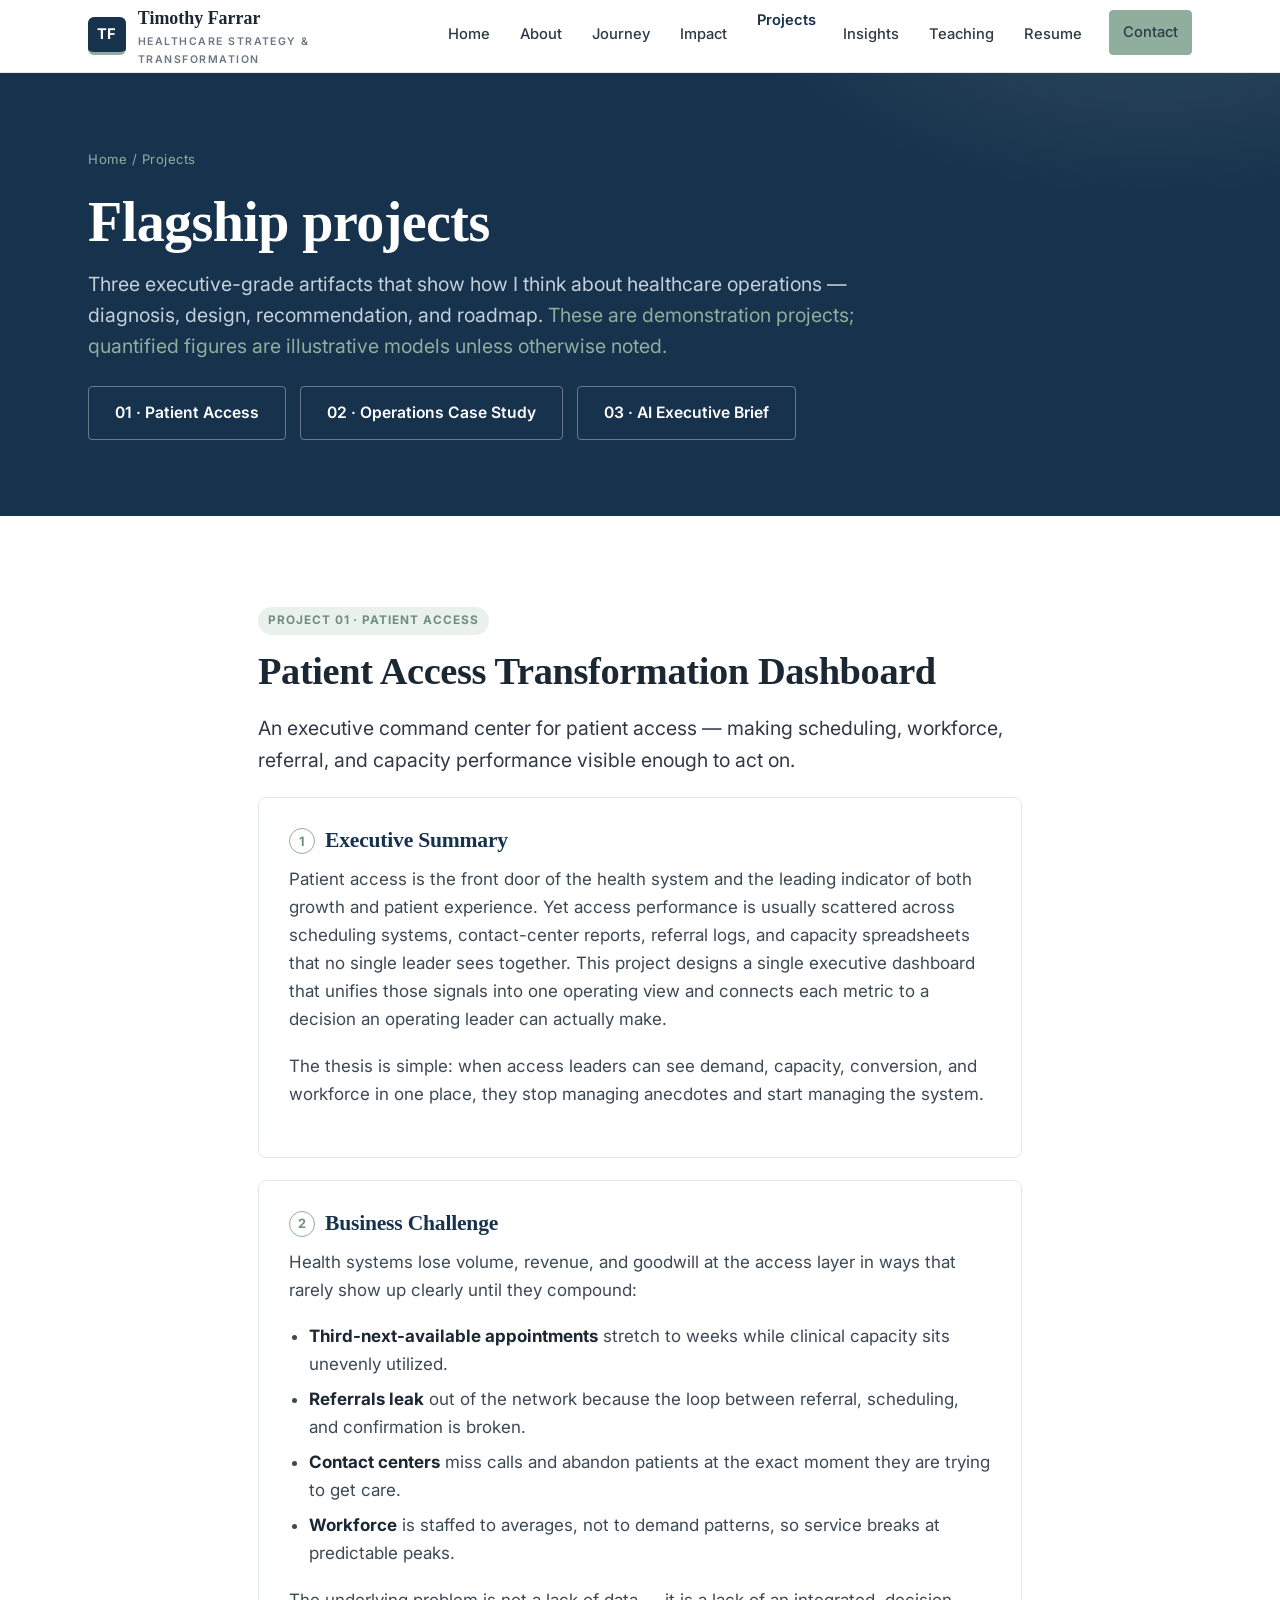
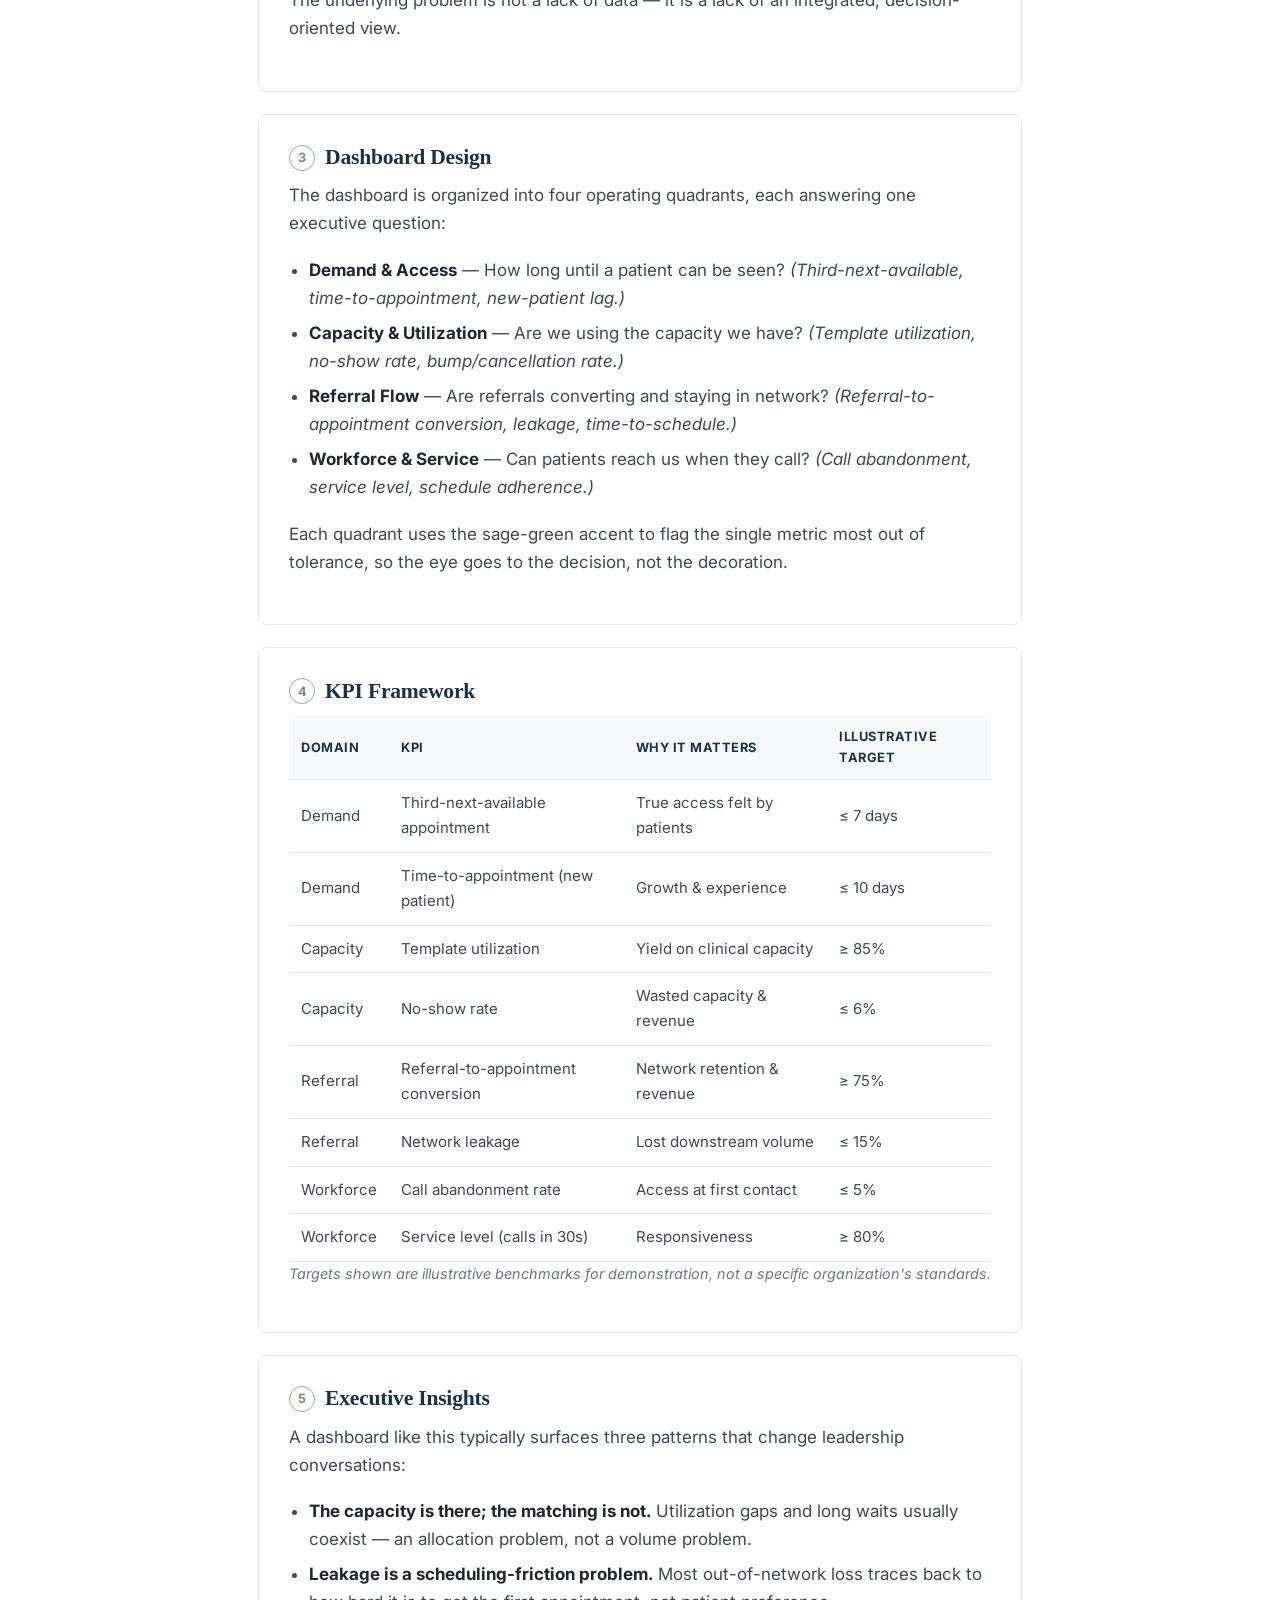
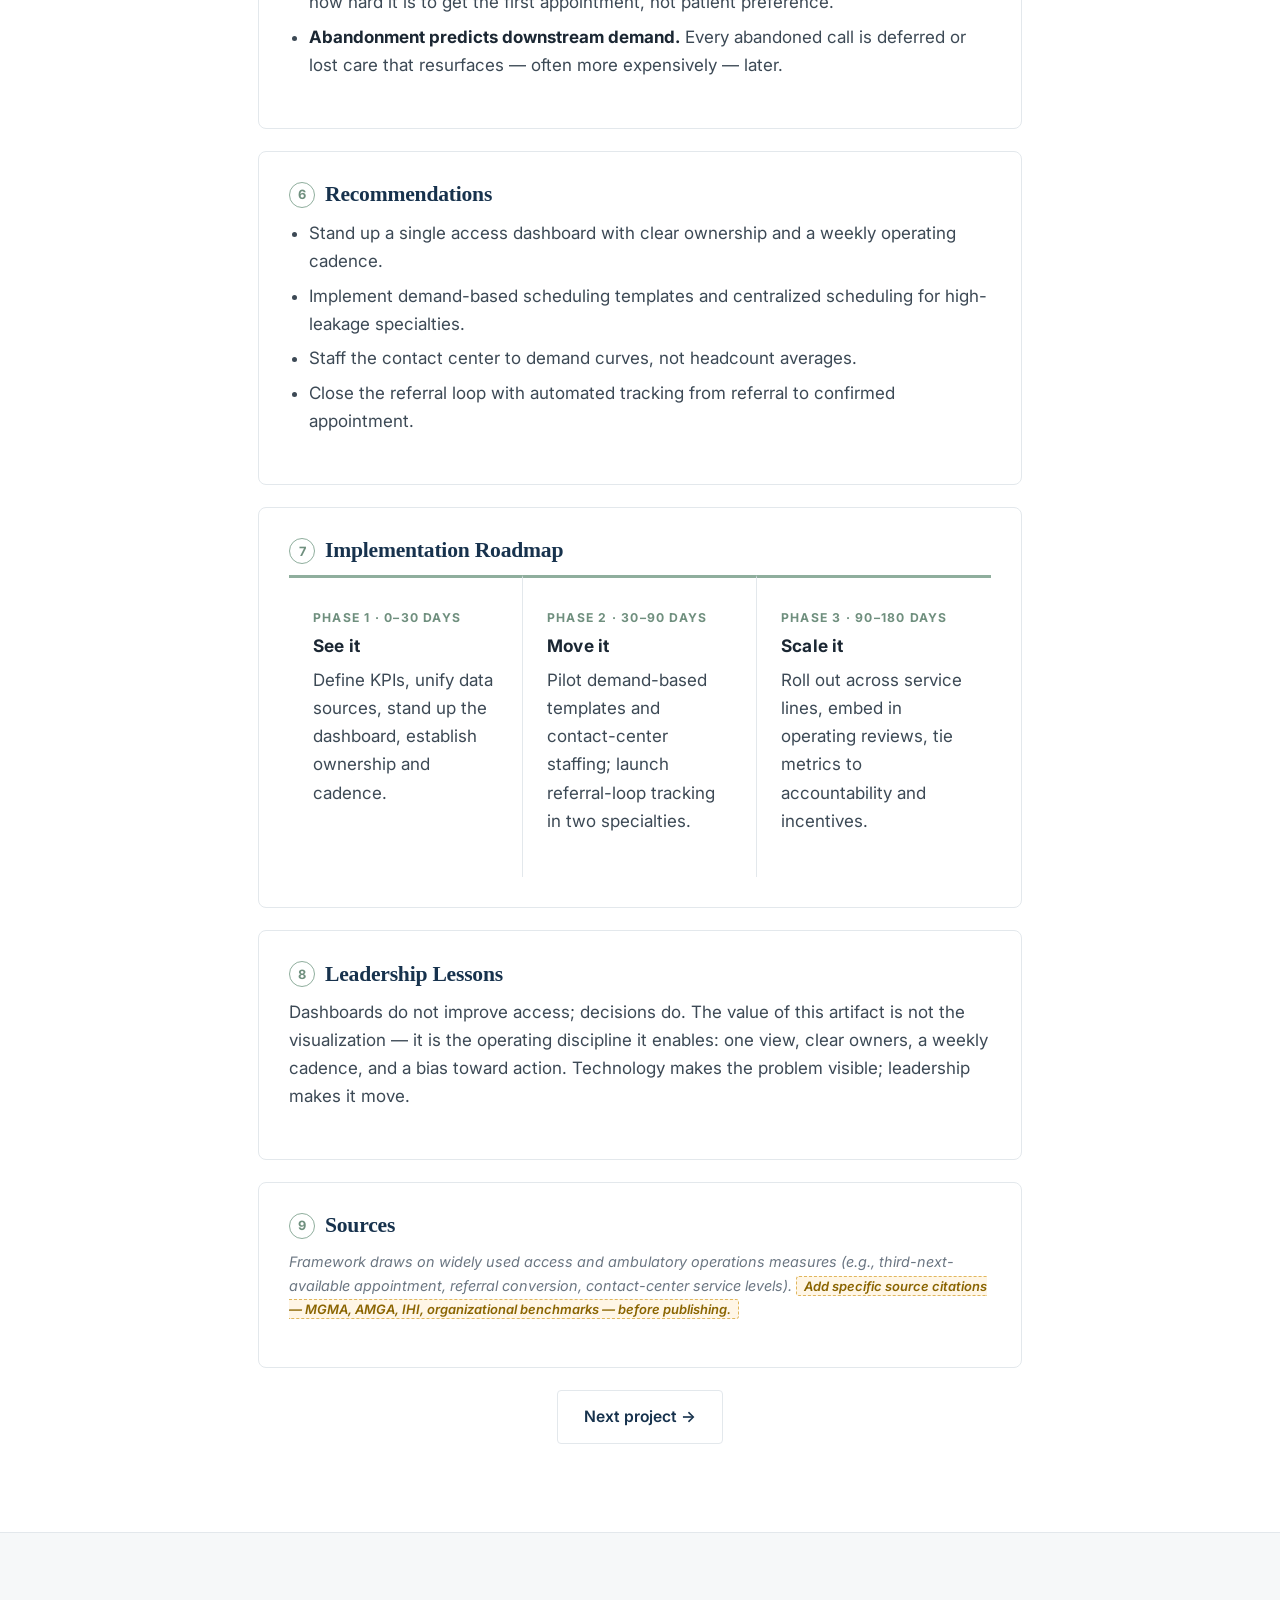
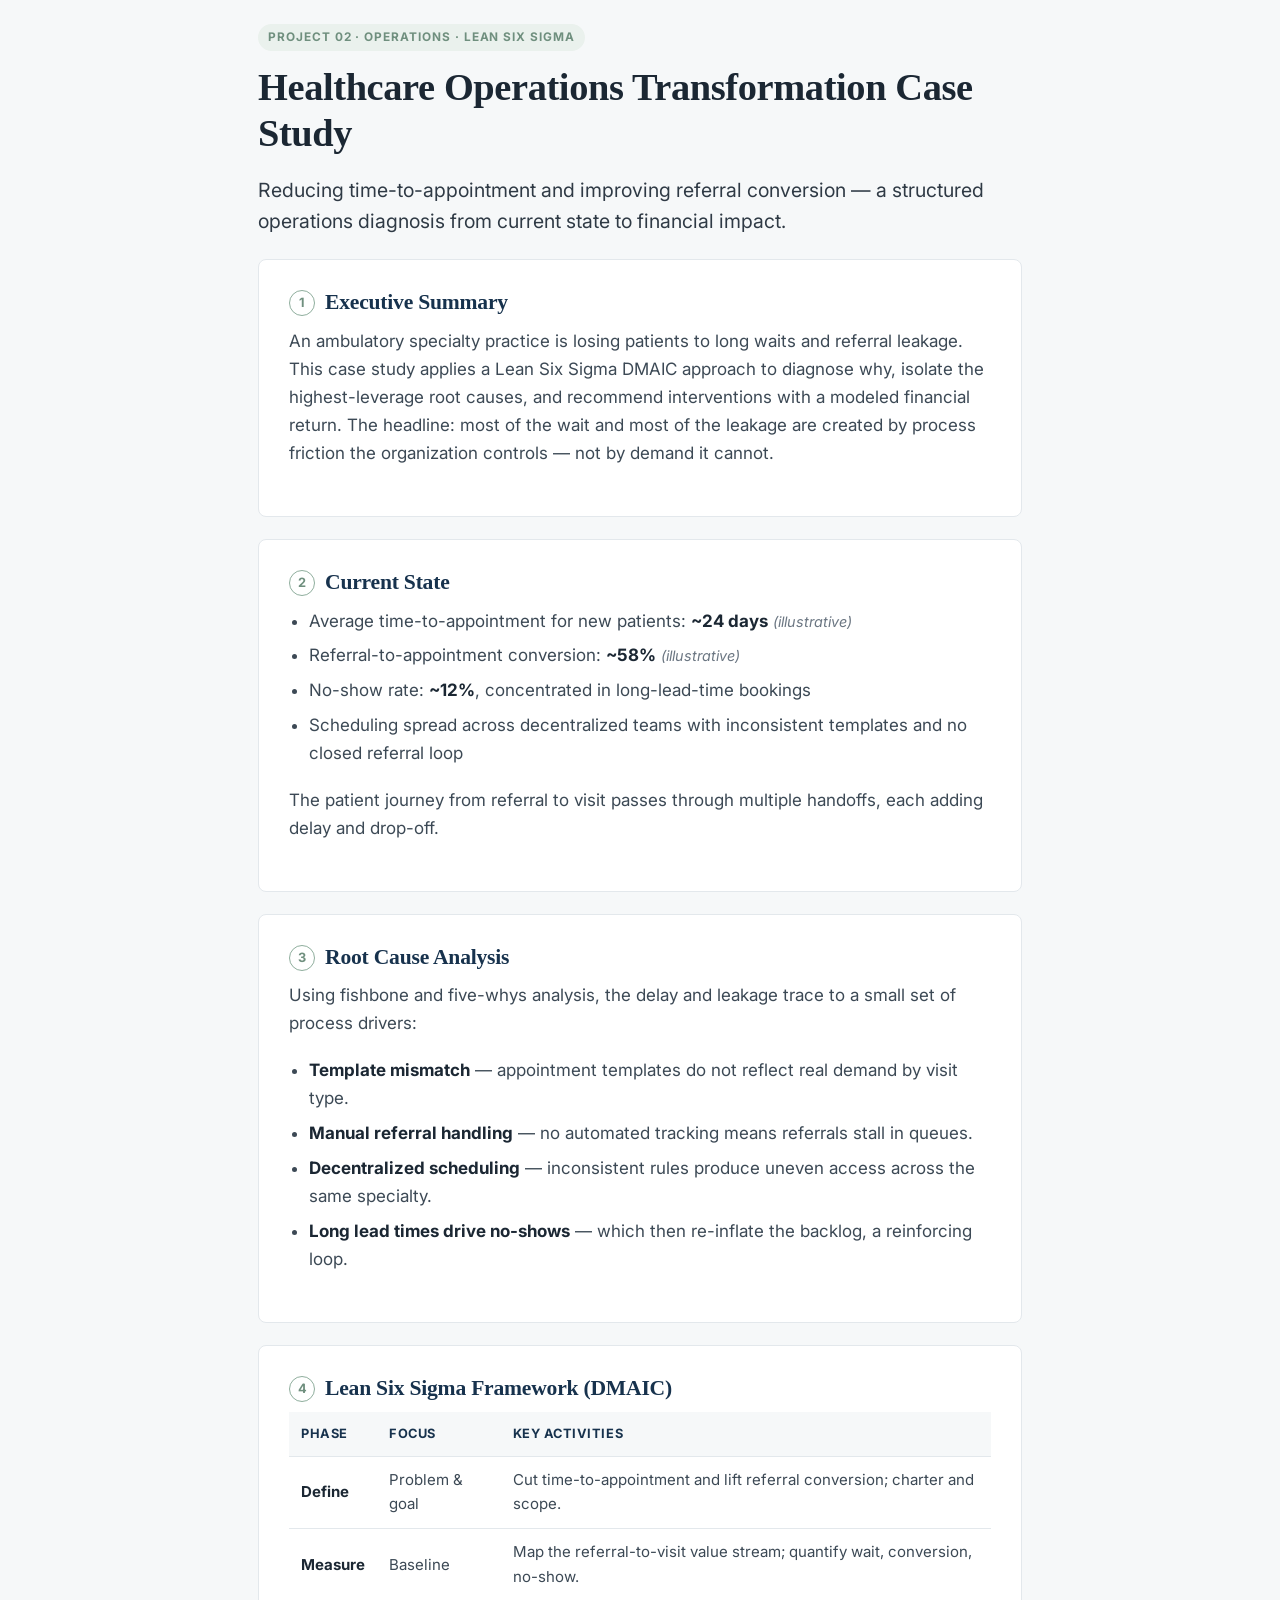
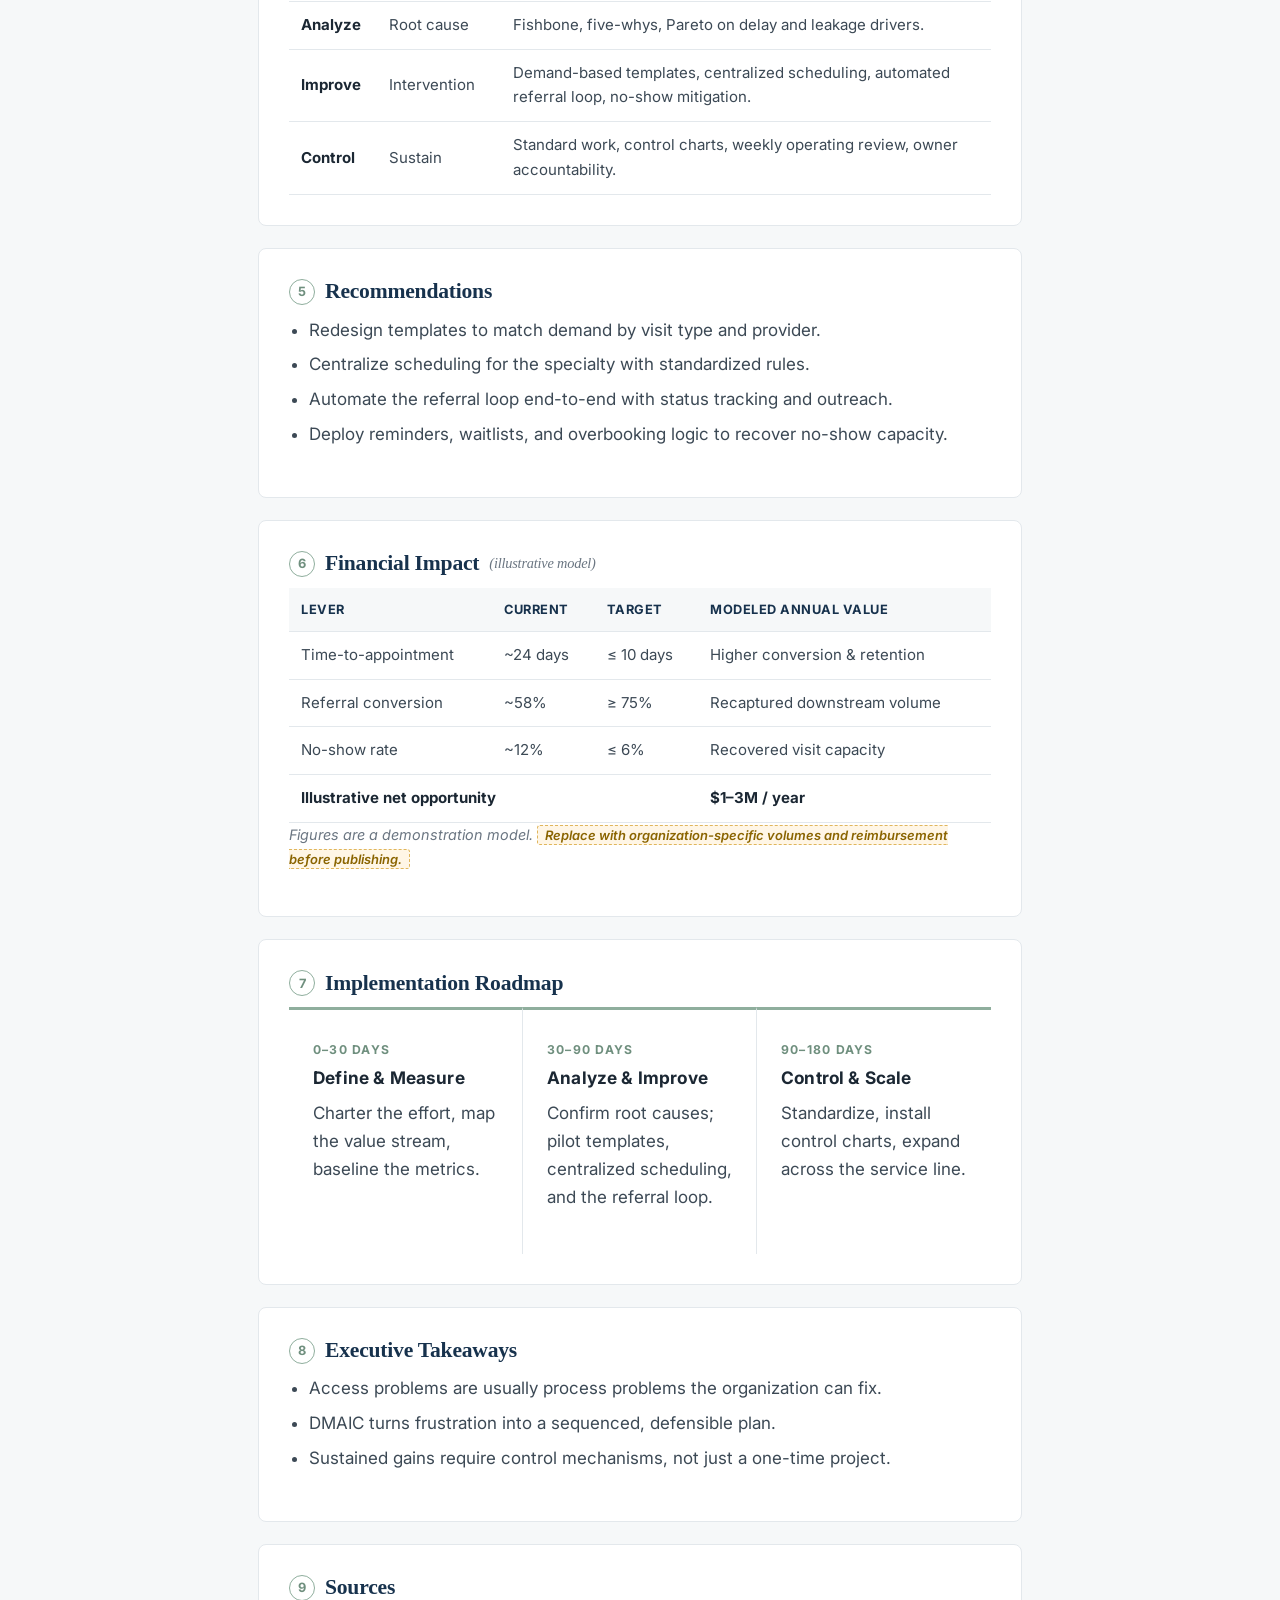
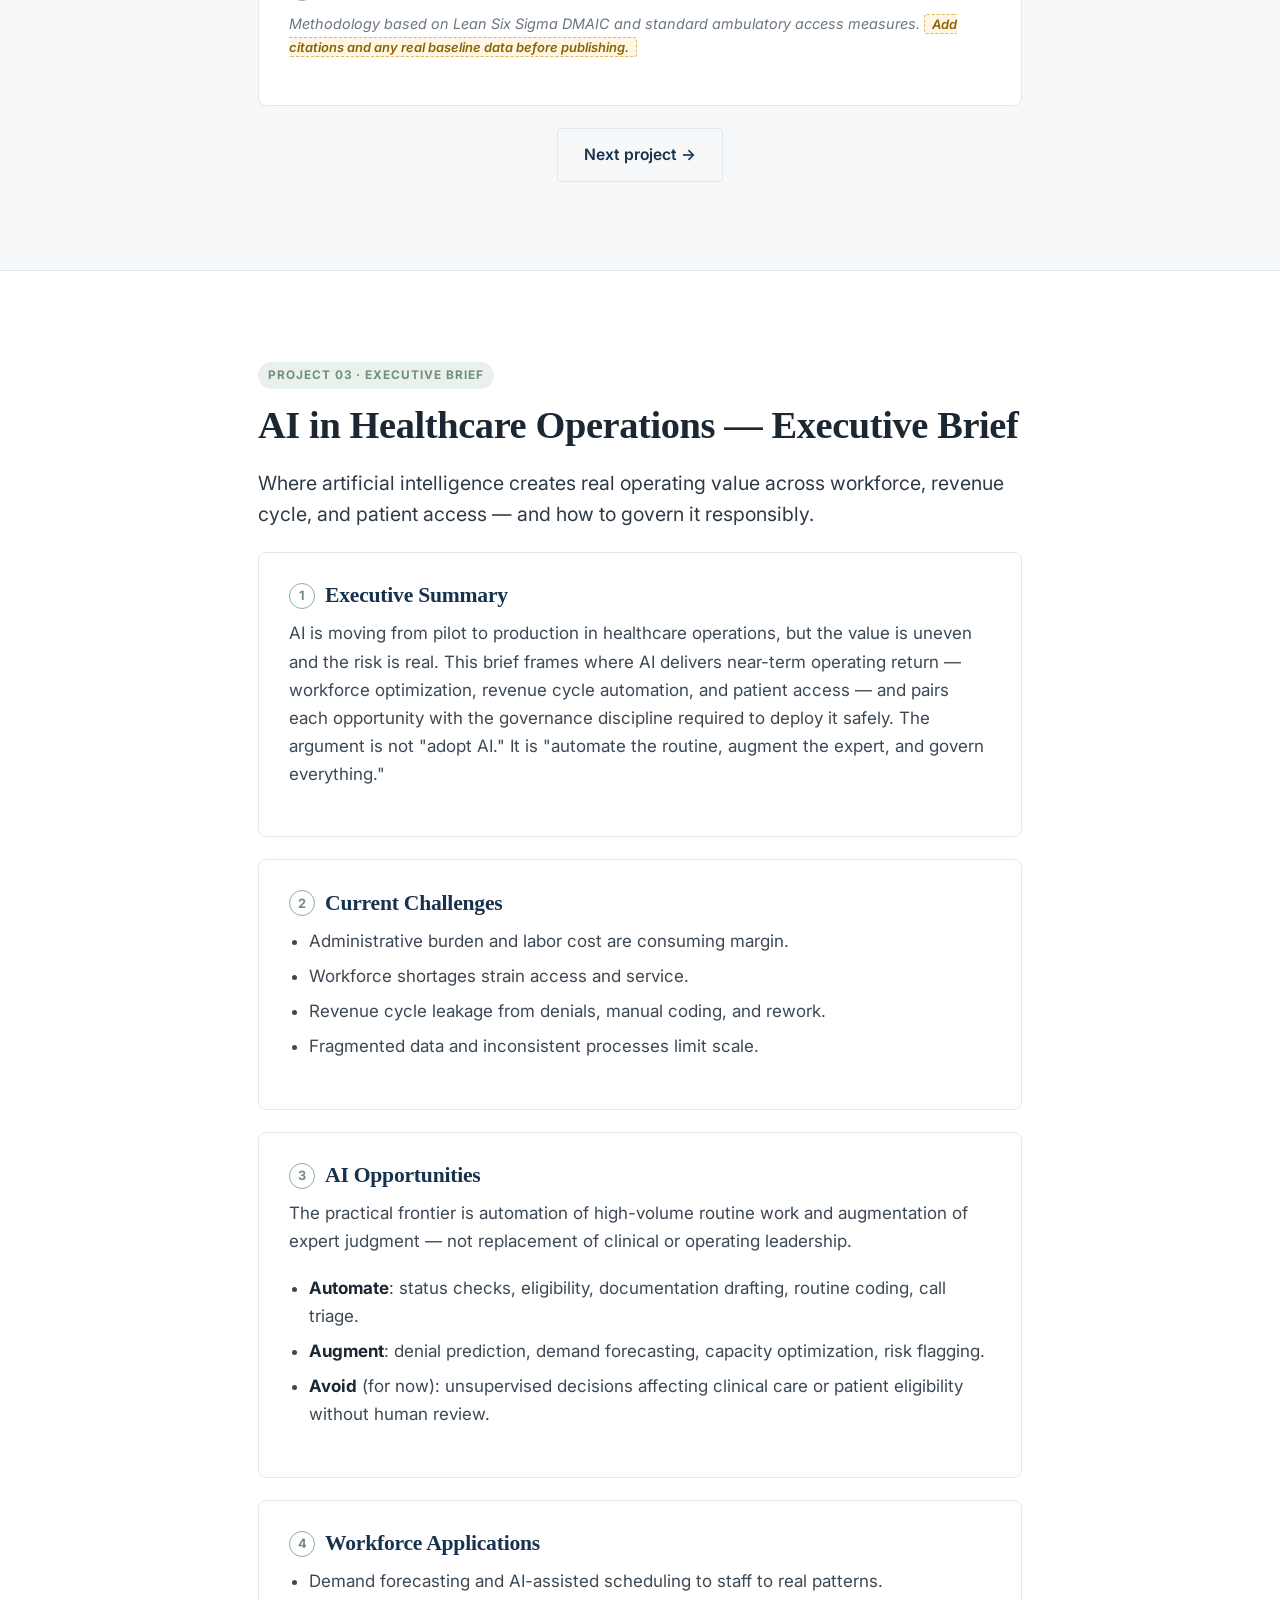
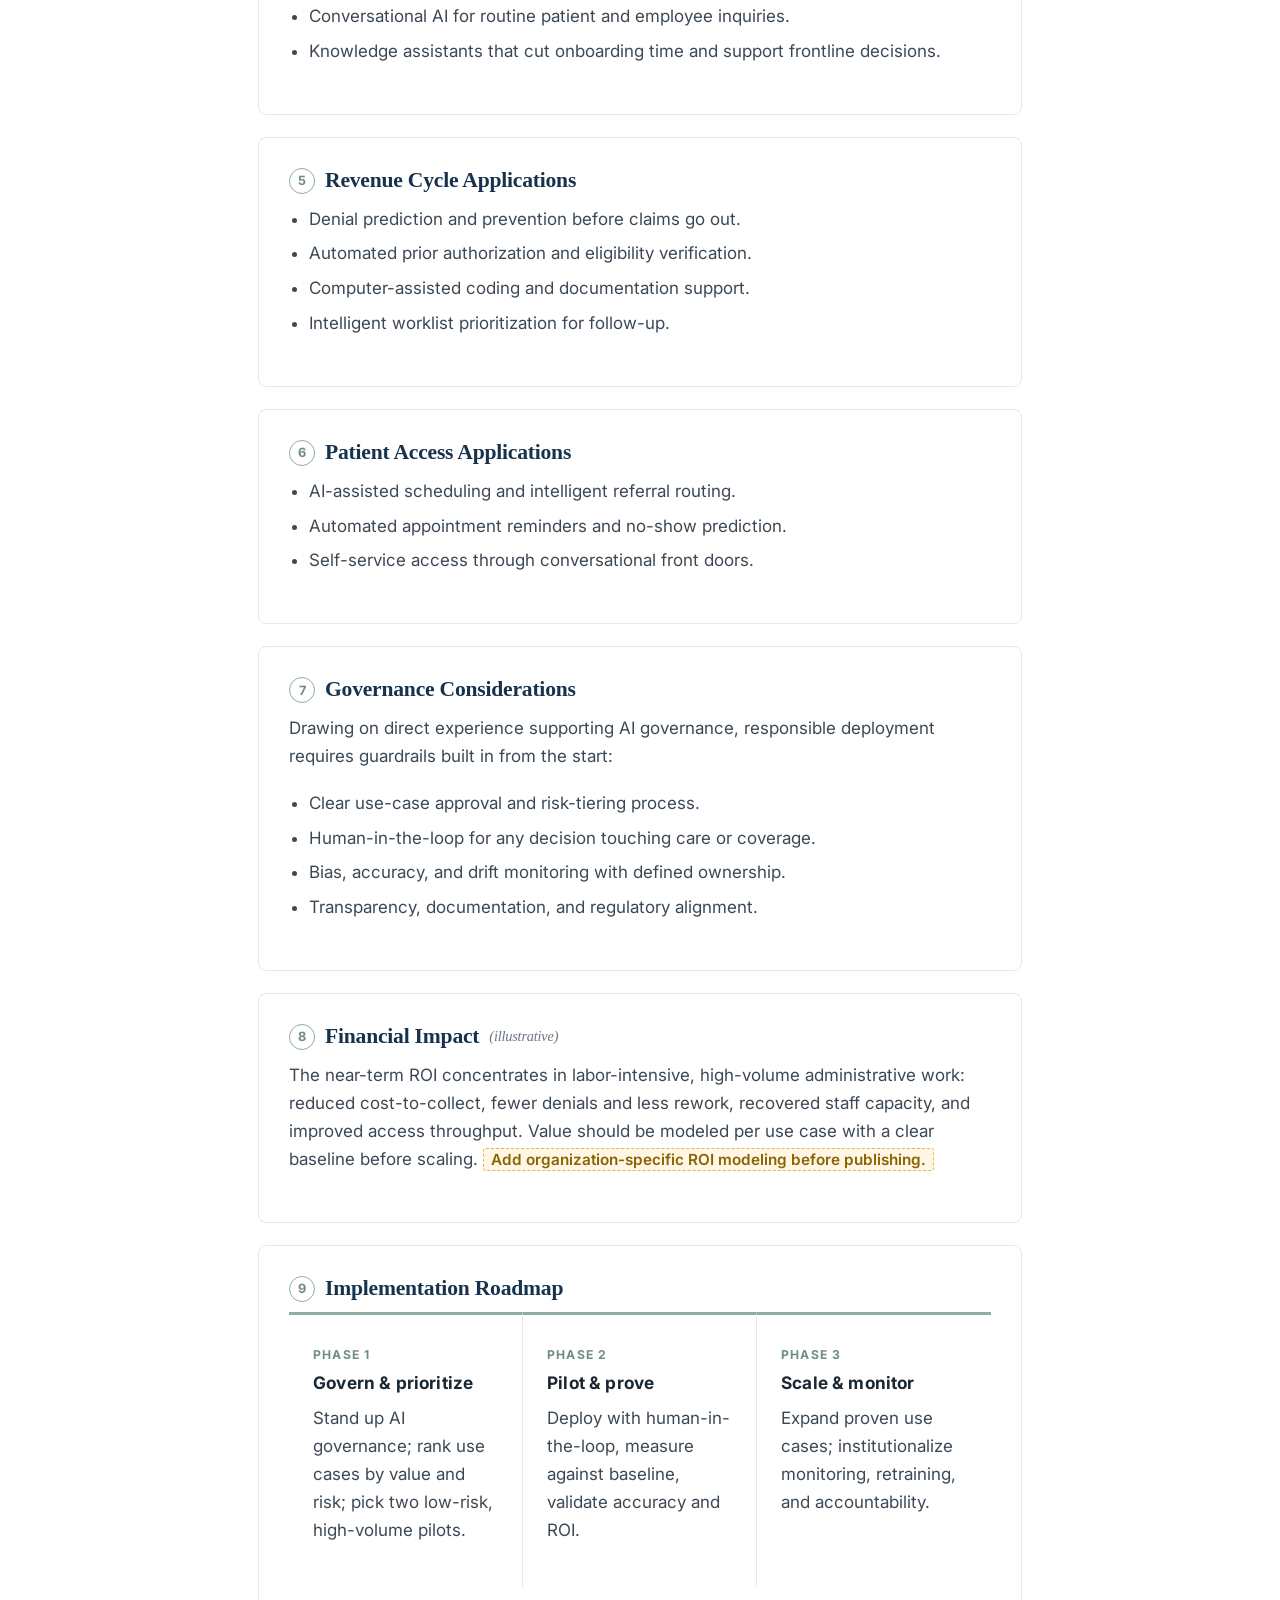
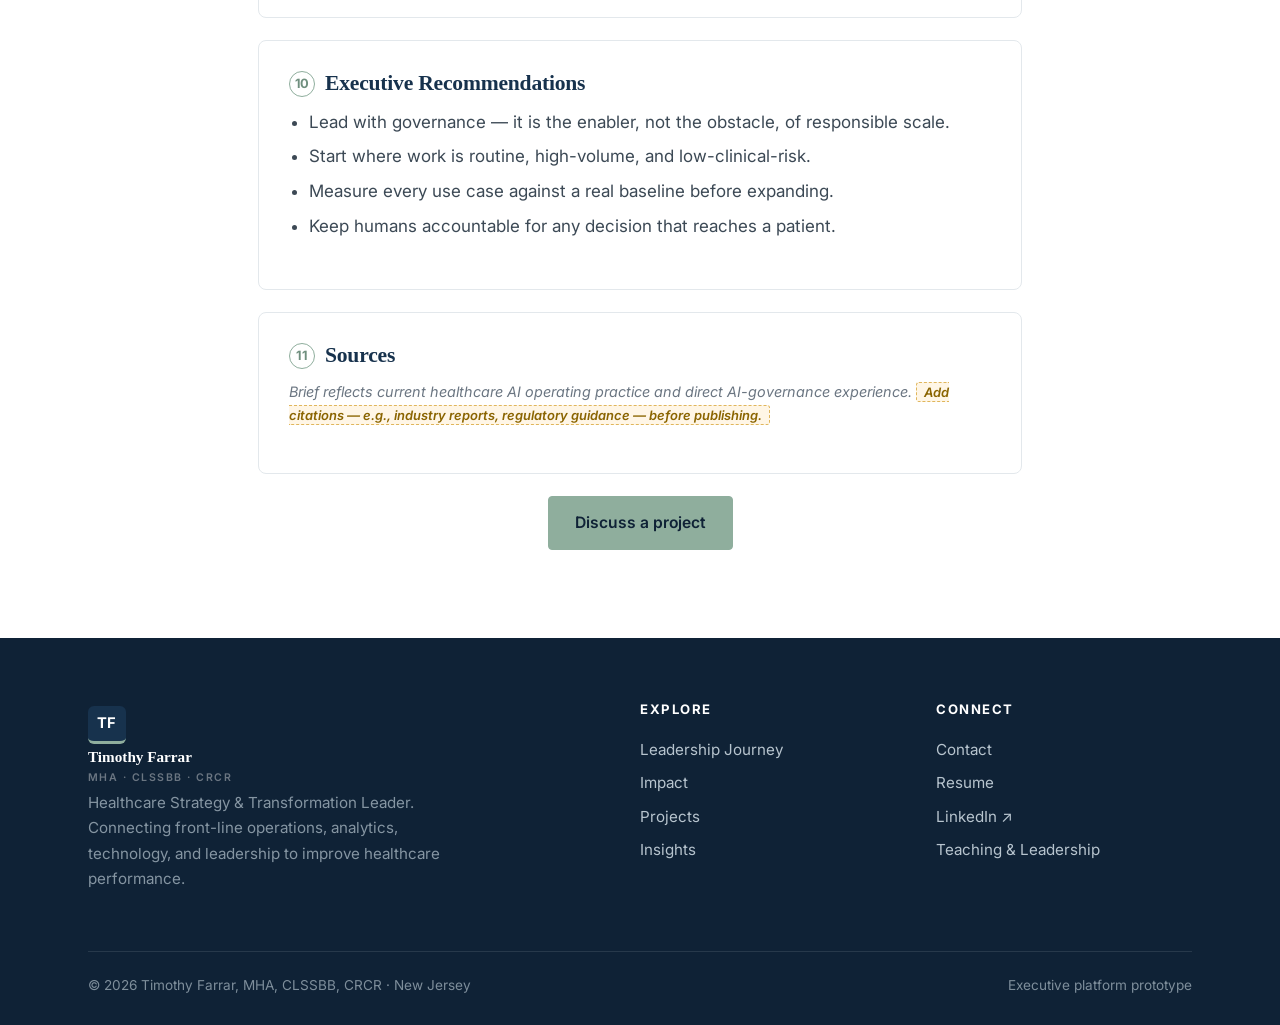
<file: projects.html>
<!DOCTYPE html>
<html lang="en">
<head>
<meta charset="UTF-8">
<meta name="viewport" content="width=device-width, initial-scale=1.0">
<title>Projects — Timothy Farrar, MHA</title>
<meta name="description" content="Three flagship healthcare strategy projects: a patient access transformation dashboard, an operations transformation case study, and an AI in healthcare operations executive brief.">
<link rel="preconnect" href="https://fonts.googleapis.com">
<link rel="preconnect" href="https://fonts.gstatic.com" crossorigin>
<link href="https://fonts.googleapis.com/css2?family=Inter:wght@400;500;600;700&display=swap" rel="stylesheet">
<link rel="stylesheet" href="assets/styles.css">
</head>
<body>

<header class="site-header">
  <nav class="nav container">
    <a class="brand" href="index.html"><span class="monogram">TF</span><span>Timothy Farrar<small>Healthcare Strategy &amp; Transformation</small></span></a>
    <ul class="nav-links">
      <li><a href="index.html">Home</a></li>
      <li><a href="about.html">About</a></li>
      <li><a href="journey.html">Journey</a></li>
      <li><a href="impact.html">Impact</a></li>
      <li><a href="projects.html">Projects</a></li>
      <li><a href="insights.html">Insights</a></li>
      <li><a href="teaching.html">Teaching</a></li>
      <li><a href="resume.html">Resume</a></li>
      <li class="nav-cta"><a class="btn btn--primary" href="contact.html">Contact</a></li>
    </ul>
    <button class="nav-toggle" aria-label="Menu"><span></span><span></span><span></span></button>
  </nav>
</header>

<section class="page-head">
  <div class="container">
    <div class="breadcrumb"><a href="index.html">Home</a> / Projects</div>
    <h1>Flagship projects</h1>
    <p class="lead">Three executive-grade artifacts that show how I think about healthcare operations — diagnosis, design, recommendation, and roadmap. <span style="color:var(--sage)">These are demonstration projects; quantified figures are illustrative models unless otherwise noted.</span></p>
    <div class="btn-row" style="margin-top:24px">
      <a class="btn btn--on-navy" href="#access">01 · Patient Access</a>
      <a class="btn btn--on-navy" href="#operations">02 · Operations Case Study</a>
      <a class="btn btn--on-navy" href="#ai">03 · AI Executive Brief</a>
    </div>
  </div>
</section>

<!-- ================= PROJECT 1 ================= -->
<section class="section" id="access">
  <div class="container maxw-820 mx-auto">
    <span class="tag">Project 01 · Patient Access</span>
    <h2 style="margin-top:14px">Patient Access Transformation Dashboard</h2>
    <p class="lead">An executive command center for patient access — making scheduling, workforce, referral, and capacity performance visible enough to act on.</p>

    <div class="proj-section">
      <h3><span class="n">1</span>Executive Summary</h3>
      <p>Patient access is the front door of the health system and the leading indicator of both growth and patient experience. Yet access performance is usually scattered across scheduling systems, contact-center reports, referral logs, and capacity spreadsheets that no single leader sees together. This project designs a single executive dashboard that unifies those signals into one operating view and connects each metric to a decision an operating leader can actually make.</p>
      <p>The thesis is simple: when access leaders can see demand, capacity, conversion, and workforce in one place, they stop managing anecdotes and start managing the system.</p>
    </div>

    <div class="proj-section">
      <h3><span class="n">2</span>Business Challenge</h3>
      <p>Health systems lose volume, revenue, and goodwill at the access layer in ways that rarely show up clearly until they compound:</p>
      <ul>
        <li><strong>Third-next-available appointments</strong> stretch to weeks while clinical capacity sits unevenly utilized.</li>
        <li><strong>Referrals leak</strong> out of the network because the loop between referral, scheduling, and confirmation is broken.</li>
        <li><strong>Contact centers</strong> miss calls and abandon patients at the exact moment they are trying to get care.</li>
        <li><strong>Workforce</strong> is staffed to averages, not to demand patterns, so service breaks at predictable peaks.</li>
      </ul>
      <p>The underlying problem is not a lack of data — it is a lack of an integrated, decision-oriented view.</p>
    </div>

    <div class="proj-section">
      <h3><span class="n">3</span>Dashboard Design</h3>
      <p>The dashboard is organized into four operating quadrants, each answering one executive question:</p>
      <ul>
        <li><strong>Demand &amp; Access</strong> — How long until a patient can be seen? <em>(Third-next-available, time-to-appointment, new-patient lag.)</em></li>
        <li><strong>Capacity &amp; Utilization</strong> — Are we using the capacity we have? <em>(Template utilization, no-show rate, bump/cancellation rate.)</em></li>
        <li><strong>Referral Flow</strong> — Are referrals converting and staying in network? <em>(Referral-to-appointment conversion, leakage, time-to-schedule.)</em></li>
        <li><strong>Workforce &amp; Service</strong> — Can patients reach us when they call? <em>(Call abandonment, service level, schedule adherence.)</em></li>
      </ul>
      <p>Each quadrant uses the sage-green accent to flag the single metric most out of tolerance, so the eye goes to the decision, not the decoration.</p>
    </div>

    <div class="proj-section">
      <h3><span class="n">4</span>KPI Framework</h3>
      <table class="kpi-table">
        <thead><tr><th>Domain</th><th>KPI</th><th>Why it matters</th><th>Illustrative target</th></tr></thead>
        <tbody>
          <tr><td>Demand</td><td>Third-next-available appointment</td><td>True access felt by patients</td><td>&le; 7 days</td></tr>
          <tr><td>Demand</td><td>Time-to-appointment (new patient)</td><td>Growth &amp; experience</td><td>&le; 10 days</td></tr>
          <tr><td>Capacity</td><td>Template utilization</td><td>Yield on clinical capacity</td><td>&ge; 85%</td></tr>
          <tr><td>Capacity</td><td>No-show rate</td><td>Wasted capacity &amp; revenue</td><td>&le; 6%</td></tr>
          <tr><td>Referral</td><td>Referral-to-appointment conversion</td><td>Network retention &amp; revenue</td><td>&ge; 75%</td></tr>
          <tr><td>Referral</td><td>Network leakage</td><td>Lost downstream volume</td><td>&le; 15%</td></tr>
          <tr><td>Workforce</td><td>Call abandonment rate</td><td>Access at first contact</td><td>&le; 5%</td></tr>
          <tr><td>Workforce</td><td>Service level (calls in 30s)</td><td>Responsiveness</td><td>&ge; 80%</td></tr>
        </tbody>
      </table>
      <p class="note">Targets shown are illustrative benchmarks for demonstration, not a specific organization's standards.</p>
    </div>

    <div class="proj-section">
      <h3><span class="n">5</span>Executive Insights</h3>
      <p>A dashboard like this typically surfaces three patterns that change leadership conversations:</p>
      <ul>
        <li><strong>The capacity is there; the matching is not.</strong> Utilization gaps and long waits usually coexist — an allocation problem, not a volume problem.</li>
        <li><strong>Leakage is a scheduling-friction problem.</strong> Most out-of-network loss traces back to how hard it is to get the first appointment, not patient preference.</li>
        <li><strong>Abandonment predicts downstream demand.</strong> Every abandoned call is deferred or lost care that resurfaces — often more expensively — later.</li>
      </ul>
    </div>

    <div class="proj-section">
      <h3><span class="n">6</span>Recommendations</h3>
      <ul>
        <li>Stand up a single access dashboard with clear ownership and a weekly operating cadence.</li>
        <li>Implement demand-based scheduling templates and centralized scheduling for high-leakage specialties.</li>
        <li>Staff the contact center to demand curves, not headcount averages.</li>
        <li>Close the referral loop with automated tracking from referral to confirmed appointment.</li>
      </ul>
    </div>

    <div class="proj-section">
      <h3><span class="n">7</span>Implementation Roadmap</h3>
      <div class="roadmap">
        <div class="phase"><span class="ph-label">Phase 1 · 0&ndash;30 days</span><h4>See it</h4><p>Define KPIs, unify data sources, stand up the dashboard, establish ownership and cadence.</p></div>
        <div class="phase"><span class="ph-label">Phase 2 · 30&ndash;90 days</span><h4>Move it</h4><p>Pilot demand-based templates and contact-center staffing; launch referral-loop tracking in two specialties.</p></div>
        <div class="phase"><span class="ph-label">Phase 3 · 90&ndash;180 days</span><h4>Scale it</h4><p>Roll out across service lines, embed in operating reviews, tie metrics to accountability and incentives.</p></div>
      </div>
    </div>

    <div class="proj-section">
      <h3><span class="n">8</span>Leadership Lessons</h3>
      <p>Dashboards do not improve access; decisions do. The value of this artifact is not the visualization — it is the operating discipline it enables: one view, clear owners, a weekly cadence, and a bias toward action. Technology makes the problem visible; leadership makes it move.</p>
    </div>

    <div class="proj-section">
      <h3><span class="n">9</span>Sources</h3>
      <p class="note">Framework draws on widely used access and ambulatory operations measures (e.g., third-next-available appointment, referral conversion, contact-center service levels). <span class="placeholder">Add specific source citations — MGMA, AMGA, IHI, organizational benchmarks — before publishing.</span></p>
    </div>

    <div class="center" style="margin-top:8px">
      <a class="btn btn--ghost" href="#operations">Next project &rarr;</a>
    </div>
  </div>
</section>

<hr class="divider">

<!-- ================= PROJECT 2 ================= -->
<section class="section section--paper" id="operations">
  <div class="container maxw-820 mx-auto">
    <span class="tag">Project 02 · Operations &middot; Lean Six Sigma</span>
    <h2 style="margin-top:14px">Healthcare Operations Transformation Case Study</h2>
    <p class="lead">Reducing time-to-appointment and improving referral conversion — a structured operations diagnosis from current state to financial impact.</p>

    <div class="proj-section">
      <h3><span class="n">1</span>Executive Summary</h3>
      <p>An ambulatory specialty practice is losing patients to long waits and referral leakage. This case study applies a Lean Six Sigma DMAIC approach to diagnose why, isolate the highest-leverage root causes, and recommend interventions with a modeled financial return. The headline: most of the wait and most of the leakage are created by process friction the organization controls — not by demand it cannot.</p>
    </div>

    <div class="proj-section">
      <h3><span class="n">2</span>Current State</h3>
      <ul>
        <li>Average time-to-appointment for new patients: <strong>~24 days</strong> <span class="note">(illustrative)</span></li>
        <li>Referral-to-appointment conversion: <strong>~58%</strong> <span class="note">(illustrative)</span></li>
        <li>No-show rate: <strong>~12%</strong>, concentrated in long-lead-time bookings</li>
        <li>Scheduling spread across decentralized teams with inconsistent templates and no closed referral loop</li>
      </ul>
      <p>The patient journey from referral to visit passes through multiple handoffs, each adding delay and drop-off.</p>
    </div>

    <div class="proj-section">
      <h3><span class="n">3</span>Root Cause Analysis</h3>
      <p>Using fishbone and five-whys analysis, the delay and leakage trace to a small set of process drivers:</p>
      <ul>
        <li><strong>Template mismatch</strong> — appointment templates do not reflect real demand by visit type.</li>
        <li><strong>Manual referral handling</strong> — no automated tracking means referrals stall in queues.</li>
        <li><strong>Decentralized scheduling</strong> — inconsistent rules produce uneven access across the same specialty.</li>
        <li><strong>Long lead times drive no-shows</strong> — which then re-inflate the backlog, a reinforcing loop.</li>
      </ul>
    </div>

    <div class="proj-section">
      <h3><span class="n">4</span>Lean Six Sigma Framework (DMAIC)</h3>
      <table class="kpi-table">
        <thead><tr><th>Phase</th><th>Focus</th><th>Key activities</th></tr></thead>
        <tbody>
          <tr><td><strong>Define</strong></td><td>Problem &amp; goal</td><td>Cut time-to-appointment and lift referral conversion; charter and scope.</td></tr>
          <tr><td><strong>Measure</strong></td><td>Baseline</td><td>Map the referral-to-visit value stream; quantify wait, conversion, no-show.</td></tr>
          <tr><td><strong>Analyze</strong></td><td>Root cause</td><td>Fishbone, five-whys, Pareto on delay and leakage drivers.</td></tr>
          <tr><td><strong>Improve</strong></td><td>Intervention</td><td>Demand-based templates, centralized scheduling, automated referral loop, no-show mitigation.</td></tr>
          <tr><td><strong>Control</strong></td><td>Sustain</td><td>Standard work, control charts, weekly operating review, owner accountability.</td></tr>
        </tbody>
      </table>
    </div>

    <div class="proj-section">
      <h3><span class="n">5</span>Recommendations</h3>
      <ul>
        <li>Redesign templates to match demand by visit type and provider.</li>
        <li>Centralize scheduling for the specialty with standardized rules.</li>
        <li>Automate the referral loop end-to-end with status tracking and outreach.</li>
        <li>Deploy reminders, waitlists, and overbooking logic to recover no-show capacity.</li>
      </ul>
    </div>

    <div class="proj-section">
      <h3><span class="n">6</span>Financial Impact <span class="note" style="font-weight:400">(illustrative model)</span></h3>
      <table class="kpi-table">
        <thead><tr><th>Lever</th><th>Current</th><th>Target</th><th>Modeled annual value</th></tr></thead>
        <tbody>
          <tr><td>Time-to-appointment</td><td>~24 days</td><td>&le; 10 days</td><td>Higher conversion &amp; retention</td></tr>
          <tr><td>Referral conversion</td><td>~58%</td><td>&ge; 75%</td><td>Recaptured downstream volume</td></tr>
          <tr><td>No-show rate</td><td>~12%</td><td>&le; 6%</td><td>Recovered visit capacity</td></tr>
          <tr><td colspan="3"><strong>Illustrative net opportunity</strong></td><td><strong>$1&ndash;3M / year</strong></td></tr>
        </tbody>
      </table>
      <p class="note">Figures are a demonstration model. <span class="placeholder">Replace with organization-specific volumes and reimbursement before publishing.</span></p>
    </div>

    <div class="proj-section">
      <h3><span class="n">7</span>Implementation Roadmap</h3>
      <div class="roadmap">
        <div class="phase"><span class="ph-label">0&ndash;30 days</span><h4>Define &amp; Measure</h4><p>Charter the effort, map the value stream, baseline the metrics.</p></div>
        <div class="phase"><span class="ph-label">30&ndash;90 days</span><h4>Analyze &amp; Improve</h4><p>Confirm root causes; pilot templates, centralized scheduling, and the referral loop.</p></div>
        <div class="phase"><span class="ph-label">90&ndash;180 days</span><h4>Control &amp; Scale</h4><p>Standardize, install control charts, expand across the service line.</p></div>
      </div>
    </div>

    <div class="proj-section">
      <h3><span class="n">8</span>Executive Takeaways</h3>
      <ul>
        <li>Access problems are usually process problems the organization can fix.</li>
        <li>DMAIC turns frustration into a sequenced, defensible plan.</li>
        <li>Sustained gains require control mechanisms, not just a one-time project.</li>
      </ul>
    </div>

    <div class="proj-section">
      <h3><span class="n">9</span>Sources</h3>
      <p class="note">Methodology based on Lean Six Sigma DMAIC and standard ambulatory access measures. <span class="placeholder">Add citations and any real baseline data before publishing.</span></p>
    </div>

    <div class="center"><a class="btn btn--ghost" href="#ai">Next project &rarr;</a></div>
  </div>
</section>

<hr class="divider">

<!-- ================= PROJECT 3 ================= -->
<section class="section" id="ai">
  <div class="container maxw-820 mx-auto">
    <span class="tag">Project 03 · Executive Brief</span>
    <h2 style="margin-top:14px">AI in Healthcare Operations — Executive Brief</h2>
    <p class="lead">Where artificial intelligence creates real operating value across workforce, revenue cycle, and patient access — and how to govern it responsibly.</p>

    <div class="proj-section">
      <h3><span class="n">1</span>Executive Summary</h3>
      <p>AI is moving from pilot to production in healthcare operations, but the value is uneven and the risk is real. This brief frames where AI delivers near-term operating return — workforce optimization, revenue cycle automation, and patient access — and pairs each opportunity with the governance discipline required to deploy it safely. The argument is not "adopt AI." It is "automate the routine, augment the expert, and govern everything."</p>
    </div>

    <div class="proj-section">
      <h3><span class="n">2</span>Current Challenges</h3>
      <ul>
        <li>Administrative burden and labor cost are consuming margin.</li>
        <li>Workforce shortages strain access and service.</li>
        <li>Revenue cycle leakage from denials, manual coding, and rework.</li>
        <li>Fragmented data and inconsistent processes limit scale.</li>
      </ul>
    </div>

    <div class="proj-section">
      <h3><span class="n">3</span>AI Opportunities</h3>
      <p>The practical frontier is automation of high-volume routine work and augmentation of expert judgment — not replacement of clinical or operating leadership.</p>
      <ul>
        <li><strong>Automate</strong>: status checks, eligibility, documentation drafting, routine coding, call triage.</li>
        <li><strong>Augment</strong>: denial prediction, demand forecasting, capacity optimization, risk flagging.</li>
        <li><strong>Avoid</strong> (for now): unsupervised decisions affecting clinical care or patient eligibility without human review.</li>
      </ul>
    </div>

    <div class="proj-section">
      <h3><span class="n">4</span>Workforce Applications</h3>
      <ul>
        <li>Demand forecasting and AI-assisted scheduling to staff to real patterns.</li>
        <li>Conversational AI for routine patient and employee inquiries.</li>
        <li>Knowledge assistants that cut onboarding time and support frontline decisions.</li>
      </ul>
    </div>

    <div class="proj-section">
      <h3><span class="n">5</span>Revenue Cycle Applications</h3>
      <ul>
        <li>Denial prediction and prevention before claims go out.</li>
        <li>Automated prior authorization and eligibility verification.</li>
        <li>Computer-assisted coding and documentation support.</li>
        <li>Intelligent worklist prioritization for follow-up.</li>
      </ul>
    </div>

    <div class="proj-section">
      <h3><span class="n">6</span>Patient Access Applications</h3>
      <ul>
        <li>AI-assisted scheduling and intelligent referral routing.</li>
        <li>Automated appointment reminders and no-show prediction.</li>
        <li>Self-service access through conversational front doors.</li>
      </ul>
    </div>

    <div class="proj-section">
      <h3><span class="n">7</span>Governance Considerations</h3>
      <p>Drawing on direct experience supporting AI governance, responsible deployment requires guardrails built in from the start:</p>
      <ul>
        <li>Clear use-case approval and risk-tiering process.</li>
        <li>Human-in-the-loop for any decision touching care or coverage.</li>
        <li>Bias, accuracy, and drift monitoring with defined ownership.</li>
        <li>Transparency, documentation, and regulatory alignment.</li>
      </ul>
    </div>

    <div class="proj-section">
      <h3><span class="n">8</span>Financial Impact <span class="note" style="font-weight:400">(illustrative)</span></h3>
      <p>The near-term ROI concentrates in labor-intensive, high-volume administrative work: reduced cost-to-collect, fewer denials and less rework, recovered staff capacity, and improved access throughput. Value should be modeled per use case with a clear baseline before scaling. <span class="placeholder">Add organization-specific ROI modeling before publishing.</span></p>
    </div>

    <div class="proj-section">
      <h3><span class="n">9</span>Implementation Roadmap</h3>
      <div class="roadmap">
        <div class="phase"><span class="ph-label">Phase 1</span><h4>Govern &amp; prioritize</h4><p>Stand up AI governance; rank use cases by value and risk; pick two low-risk, high-volume pilots.</p></div>
        <div class="phase"><span class="ph-label">Phase 2</span><h4>Pilot &amp; prove</h4><p>Deploy with human-in-the-loop, measure against baseline, validate accuracy and ROI.</p></div>
        <div class="phase"><span class="ph-label">Phase 3</span><h4>Scale &amp; monitor</h4><p>Expand proven use cases; institutionalize monitoring, retraining, and accountability.</p></div>
      </div>
    </div>

    <div class="proj-section">
      <h3><span class="n">10</span>Executive Recommendations</h3>
      <ul>
        <li>Lead with governance — it is the enabler, not the obstacle, of responsible scale.</li>
        <li>Start where work is routine, high-volume, and low-clinical-risk.</li>
        <li>Measure every use case against a real baseline before expanding.</li>
        <li>Keep humans accountable for any decision that reaches a patient.</li>
      </ul>
    </div>

    <div class="proj-section">
      <h3><span class="n">11</span>Sources</h3>
      <p class="note">Brief reflects current healthcare AI operating practice and direct AI-governance experience. <span class="placeholder">Add citations — e.g., industry reports, regulatory guidance — before publishing.</span></p>
    </div>

    <div class="center"><a class="btn btn--primary" href="contact.html">Discuss a project</a></div>
  </div>
</section>

<footer class="site-footer">
  <div class="container">
    <div class="footer-grid">
      <div class="footer-brand">
        <a class="brand" href="index.html"><span class="monogram">TF</span><span style="color:#fff">Timothy Farrar<small>MHA · CLSSBB · CRCR</small></span></a>
        <p>Healthcare Strategy &amp; Transformation Leader. Connecting front-line operations, analytics, technology, and leadership to improve healthcare performance.</p>
      </div>
      <div><h4>Explore</h4><a href="journey.html">Leadership Journey</a><a href="impact.html">Impact</a><a href="projects.html">Projects</a><a href="insights.html">Insights</a></div>
      <div><h4>Connect</h4><a href="contact.html">Contact</a><a href="resume.html">Resume</a><a href="https://www.linkedin.com/in/timothy-farrar" target="_blank" rel="noopener">LinkedIn &#8599;</a><a href="teaching.html">Teaching &amp; Leadership</a></div>
    </div>
    <div class="footer-bottom"><span>&copy; 2026 Timothy Farrar, MHA, CLSSBB, CRCR &middot; New Jersey</span><span>Executive platform prototype</span></div>
  </div>
</footer>

<script src="assets/script.js"></script>
</body>
</html>
</file>
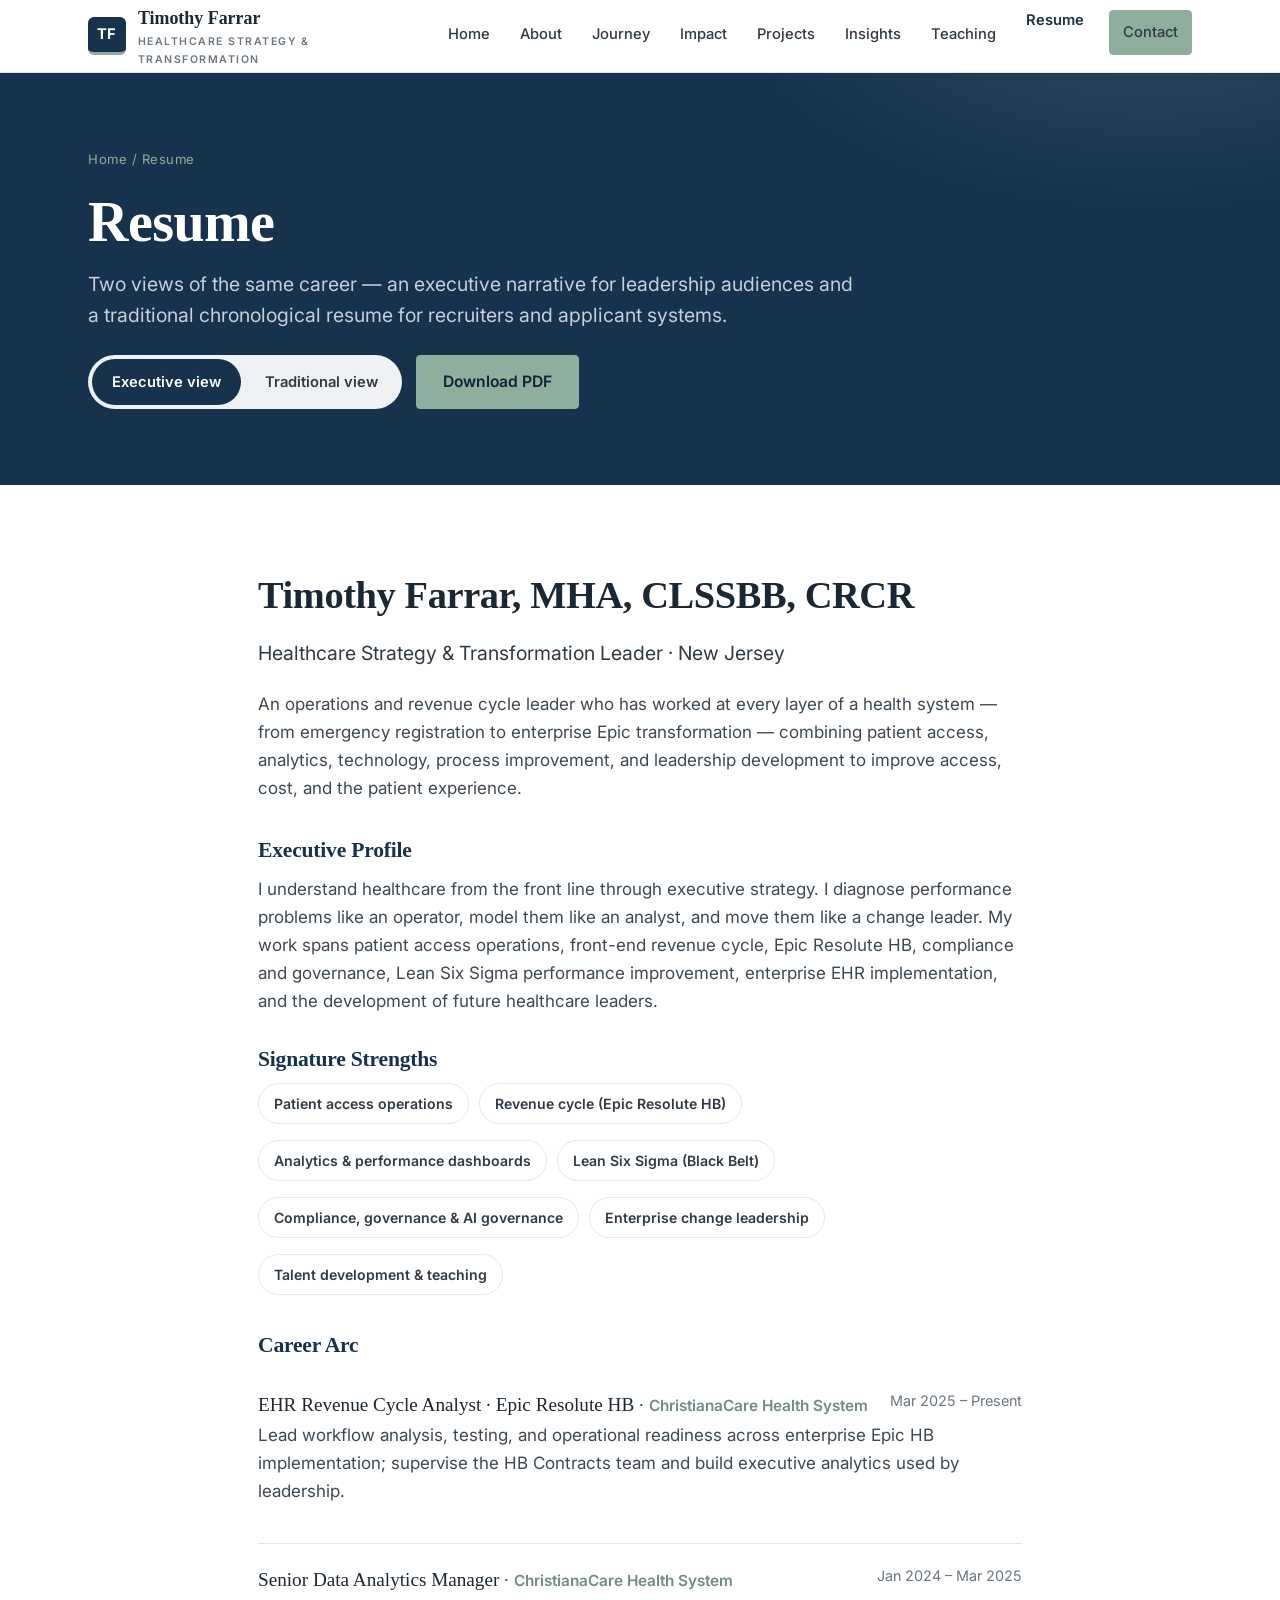
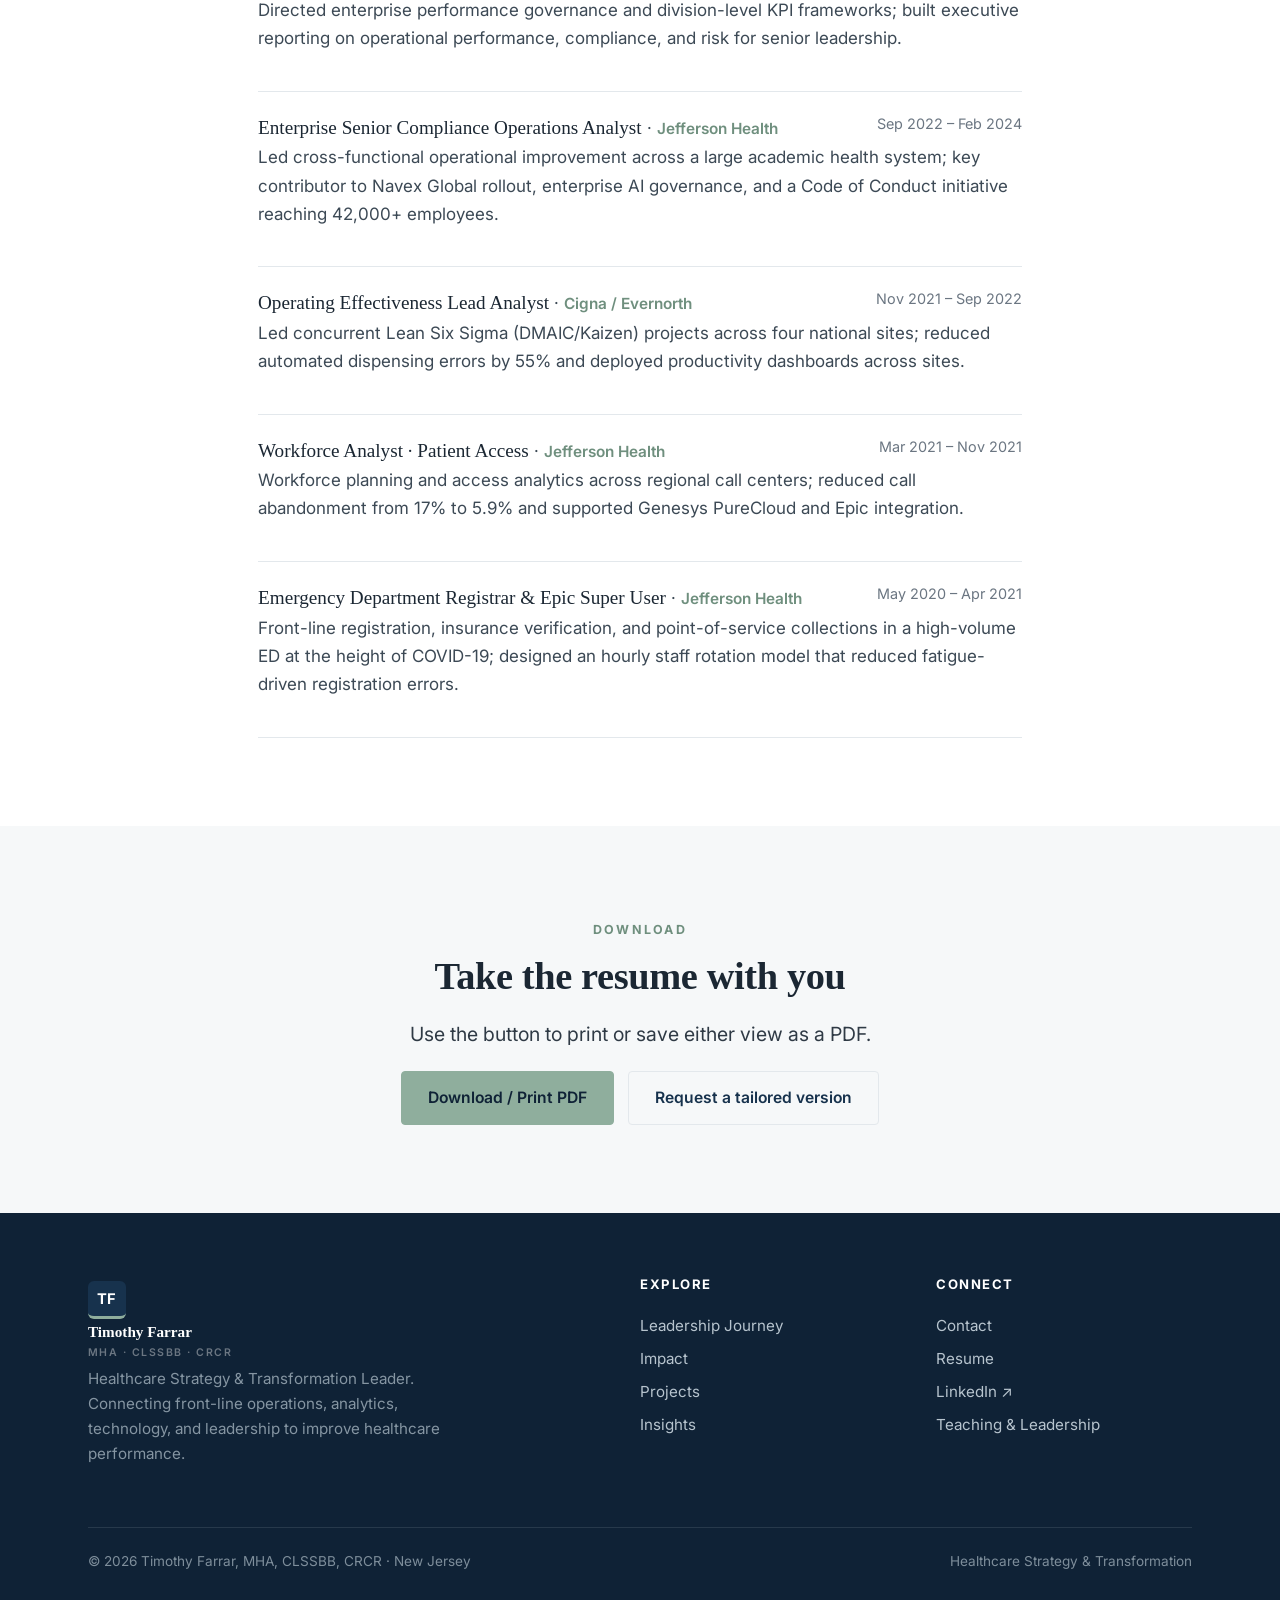
<file: resume.html>
<!DOCTYPE html>
<html lang="en">
<head>
<meta charset="UTF-8">
<meta name="viewport" content="width=device-width, initial-scale=1.0">
<title>Resume — Timothy Farrar, MHA</title>
<meta name="description" content="Executive and traditional resume views for Timothy Farrar, MHA, CLSSBB, CRCR — healthcare strategy and transformation leader.">
<link rel="preconnect" href="https://fonts.googleapis.com">
<link rel="preconnect" href="https://fonts.gstatic.com" crossorigin>
<link href="https://fonts.googleapis.com/css2?family=Inter:wght@400;500;600;700&display=swap" rel="stylesheet">
<link rel="stylesheet" href="assets/styles.css">
</head>
<body>

<header class="site-header">
  <nav class="nav container">
    <a class="brand" href="index.html"><span class="monogram">TF</span><span>Timothy Farrar<small>Healthcare Strategy &amp; Transformation</small></span></a>
    <ul class="nav-links">
      <li><a href="index.html">Home</a></li>
      <li><a href="about.html">About</a></li>
      <li><a href="journey.html">Journey</a></li>
      <li><a href="impact.html">Impact</a></li>
      <li><a href="projects.html">Projects</a></li>
      <li><a href="insights.html">Insights</a></li>
      <li><a href="teaching.html">Teaching</a></li>
      <li><a href="resume.html">Resume</a></li>
      <li class="nav-cta"><a class="btn btn--primary" href="contact.html">Contact</a></li>
    </ul>
    <button class="nav-toggle" aria-label="Menu"><span></span><span></span><span></span></button>
  </nav>
</header>

<section class="page-head">
  <div class="container">
    <div class="breadcrumb"><a href="index.html">Home</a> / Resume</div>
    <h1>Resume</h1>
    <p class="lead">Two views of the same career — an executive narrative for leadership audiences and a traditional chronological resume for recruiters and applicant systems.</p>
    <div class="btn-row no-print" style="margin-top:24px">
      <div class="resume-toggle">
        <button class="active" data-view="exec-view">Executive view</button>
        <button data-view="trad-view">Traditional view</button>
      </div>
      <a class="btn btn--primary" href="#" onclick="window.print();return false;">Download PDF</a>
    </div>
  </div>
</section>

<section class="section">
  <div class="container maxw-820 mx-auto">

    <!-- EXECUTIVE VIEW -->
    <div id="exec-view" class="resume-view active">
      <h2>Timothy Farrar, MHA, CLSSBB, CRCR</h2>
      <p class="lead">Healthcare Strategy &amp; Transformation Leader &middot; New Jersey</p>
      <p>An operations and revenue cycle leader who has worked at every layer of a health system — from emergency registration to enterprise Epic transformation — combining patient access, analytics, technology, process improvement, and leadership development to improve access, cost, and the patient experience.</p>

      <h3 style="color:var(--navy);margin-top:36px">Executive Profile</h3>
      <p>I understand healthcare from the front line through executive strategy. I diagnose performance problems like an operator, model them like an analyst, and move them like a change leader. My work spans patient access operations, front-end revenue cycle, Epic Resolute HB, compliance and governance, Lean Six Sigma performance improvement, enterprise EHR implementation, and the development of future healthcare leaders.</p>

      <h3 style="color:var(--navy);margin-top:32px">Signature Strengths</h3>
      <ul class="pill-list" style="margin-bottom:24px">
        <li>Patient access operations</li>
        <li>Revenue cycle (Epic Resolute HB)</li>
        <li>Analytics &amp; performance dashboards</li>
        <li>Lean Six Sigma (Black Belt)</li>
        <li>Compliance, governance &amp; AI governance</li>
        <li>Enterprise change leadership</li>
        <li>Talent development &amp; teaching</li>
      </ul>

      <h3 style="color:var(--navy);margin-top:32px">Career Arc</h3>
      <div class="res-entry"><div class="res-top"><div><span class="res-role">EHR Revenue Cycle Analyst &middot; Epic Resolute HB</span> &middot; <span class="res-org">ChristianaCare Health System</span></div><span class="res-date">Mar 2025 &ndash; Present</span></div><p>Lead workflow analysis, testing, and operational readiness across enterprise Epic HB implementation; supervise the HB Contracts team and build executive analytics used by leadership.</p></div>
      <div class="res-entry"><div class="res-top"><div><span class="res-role">Senior Data Analytics Manager</span> &middot; <span class="res-org">ChristianaCare Health System</span></div><span class="res-date">Jan 2024 &ndash; Mar 2025</span></div><p>Directed enterprise performance governance and division-level KPI frameworks; built executive reporting on operational performance, compliance, and risk for senior leadership.</p></div>
      <div class="res-entry"><div class="res-top"><div><span class="res-role">Enterprise Senior Compliance Operations Analyst</span> &middot; <span class="res-org">Jefferson Health</span></div><span class="res-date">Sep 2022 &ndash; Feb 2024</span></div><p>Led cross-functional operational improvement across a large academic health system; key contributor to Navex Global rollout, enterprise AI governance, and a Code of Conduct initiative reaching 42,000+ employees.</p></div>
      <div class="res-entry"><div class="res-top"><div><span class="res-role">Operating Effectiveness Lead Analyst</span> &middot; <span class="res-org">Cigna / Evernorth</span></div><span class="res-date">Nov 2021 &ndash; Sep 2022</span></div><p>Led concurrent Lean Six Sigma (DMAIC/Kaizen) projects across four national sites; reduced automated dispensing errors by 55% and deployed productivity dashboards across sites.</p></div>
      <div class="res-entry"><div class="res-top"><div><span class="res-role">Workforce Analyst &middot; Patient Access</span> &middot; <span class="res-org">Jefferson Health</span></div><span class="res-date">Mar 2021 &ndash; Nov 2021</span></div><p>Workforce planning and access analytics across regional call centers; reduced call abandonment from 17% to 5.9% and supported Genesys PureCloud and Epic integration.</p></div>
      <div class="res-entry"><div class="res-top"><div><span class="res-role">Emergency Department Registrar &amp; Epic Super User</span> &middot; <span class="res-org">Jefferson Health</span></div><span class="res-date">May 2020 &ndash; Apr 2021</span></div><p>Front-line registration, insurance verification, and point-of-service collections in a high-volume ED at the height of COVID-19; designed an hourly staff rotation model that reduced fatigue-driven registration errors.</p></div>
    </div>

    <!-- TRADITIONAL VIEW -->
    <div id="trad-view" class="resume-view">
      <h2>Timothy Farrar, MHA, CLSSBB, CRCR</h2>
      <p class="article-meta">New Jersey &middot; FarrarTimothy1@gmail.com &middot; <a href="https://www.linkedin.com/in/timothy-farrar" target="_blank" rel="noopener">linkedin.com/in/timothy-farrar</a></p>
      <p class="lead" style="margin-top:6px">Director of Healthcare Access &middot; Patient Access Operations &middot; Revenue Cycle &middot; Epic Applications</p>

      <h3 style="color:var(--navy);margin-top:28px">Professional Summary</h3>
      <p>Healthcare operations and revenue cycle leader with progressive experience spanning patient access, front-end revenue cycle management, Epic HB implementation, compliance, and enterprise transformation. Proven record of directing operational workflows, leading cross-functional teams, driving point-of-service collections performance, and delivering measurable improvements in registration quality, financial performance, and customer experience.</p>

      <h3 style="color:var(--navy);margin-top:28px">Professional Experience</h3>
      <div class="res-entry"><div class="res-top"><div><span class="res-role">EHR Revenue Cycle Analyst &middot; Epic Resolute HB</span><br><span class="res-org">ChristianaCare Health System &middot; Wilmington, DE</span></div><span class="res-date">Mar 2025 &ndash; Present</span></div><ul><li>Lead workflow analysis, testing, validation, and operational readiness for Epic HB Claims, Remittance, and Reimbursement across enterprise implementation phases</li><li>Supervise a 2-person HB Contracts team — daily huddles, work assignment, performance management, and coaching</li><li>Serve as liaison between operational leaders and technical teams; build executive reporting and analytics for leadership</li></ul></div>
      <div class="res-entry"><div class="res-top"><div><span class="res-role">Senior Data Analytics Manager</span><br><span class="res-org">ChristianaCare Health System &middot; Wilmington, DE</span></div><span class="res-date">Jan 2024 &ndash; Mar 2025</span></div><ul><li>Directed enterprise performance governance with operational budget responsibility</li><li>Established division-level KPI frameworks aligning departmental objectives with regulatory and strategic priorities</li><li>Developed executive reporting on operational performance, compliance trends, and risk indicators</li></ul></div>
      <div class="res-entry"><div class="res-top"><div><span class="res-role">Enterprise Senior Compliance Operations Analyst</span><br><span class="res-org">Jefferson Health &middot; Philadelphia, PA</span></div><span class="res-date">Sep 2022 &ndash; Feb 2024</span></div><ul><li>Led cross-functional operational improvement across compliance, revenue cycle, and organizational effectiveness</li><li>Key contributor to the Navex Global compliance &amp; privacy platform implementation; helped develop enterprise AI governance guidelines</li><li>Led a Code of Conduct training initiative reaching 42,000+ employees; participated in hiring committees</li></ul></div>
      <div class="res-entry"><div class="res-top"><div><span class="res-role">Operating Effectiveness Lead Analyst</span><br><span class="res-org">Cigna / Evernorth</span></div><span class="res-date">Nov 2021 &ndash; Sep 2022</span></div><ul><li>Led concurrent Lean Six Sigma improvement projects across 4 national sites through full DMAIC and Kaizen cycles</li><li>Reduced automated dispensing errors by 55%, generating measurable annual cost savings</li><li>Implemented productivity dashboards improving operational visibility across sites</li></ul></div>
      <div class="res-entry"><div class="res-top"><div><span class="res-role">Workforce Analyst &middot; Patient Access</span><br><span class="res-org">Jefferson Health &middot; Philadelphia, PA</span></div><span class="res-date">Mar 2021 &ndash; Nov 2021</span></div><ul><li>Supported patient access through workforce planning, staffing analytics, and forecasting across regional call centers</li><li>Reduced call abandonment from 17% to 5.9% through targeted workforce and workflow interventions</li><li>Supported Genesys PureCloud telephony implementation and Epic integration</li></ul></div>
      <div class="res-entry"><div class="res-top"><div><span class="res-role">Emergency Department Registrar / Epic Super User</span><br><span class="res-org">Jefferson Health &middot; Philadelphia, PA</span></div><span class="res-date">May 2020 &ndash; Apr 2021</span></div><ul><li>Front-line registration, insurance verification, point-of-service collections, and financial counseling in a high-volume ED during COVID-19</li><li>Designed an hourly staff rotation model during peak surges to reduce fatigue-driven registration errors</li><li>Served as Epic Super User leading floor-level workflow and new-employee onboarding</li></ul></div>
      <div class="res-entry"><div class="res-top"><div><span class="res-role">Administrative Intern</span><br><span class="res-org">Trifecta Therapeutics</span></div><span class="res-date">Sep 2019 &ndash; May 2020</span></div><ul><li>Supported scheduling, insurance verification, point-of-service collections, billing, and front-end revenue cycle workflow improvement</li></ul></div>

      <h3 style="color:var(--navy);margin-top:28px">Education</h3>
      <div class="res-entry"><div class="res-top"><div><span class="res-role">Master of Healthcare Administration (MHA)</span><br><span class="res-org">Seton Hall University &middot; South Orange, NJ</span></div></div></div>
      <div class="res-entry"><div class="res-top"><div><span class="res-role">B.S., Exercise Science</span><br><span class="res-org">Rowan University &middot; Glassboro, NJ</span></div></div></div>

      <h3 style="color:var(--navy);margin-top:28px">Academic Appointment</h3>
      <div class="res-entry"><div class="res-top"><div><span class="res-role">Adjunct Professor, Healthcare Administration</span><br><span class="res-org">Rowan University &middot; Glassboro, NJ</span></div><span class="res-date">Jan 2025 &ndash; Present</span></div><ul><li>Teach Healthcare Finance, Operations Management, Informatics, and Data Analytics; develop curriculum and assessments</li></ul></div>

      <h3 style="color:var(--navy);margin-top:28px">Certifications</h3>
      <ul>
        <li>Epic Resolute HB — Claims &amp; Remittance</li>
        <li>Epic Resolute HB — Administration</li>
        <li>Epic Resolute HB — Contracts</li>
        <li>Certified Lean Six Sigma Black Belt (CLSSBB)</li>
        <li>Certified Revenue Cycle Representative (CRCR)</li>
      </ul>

      <h3 style="color:var(--navy);margin-top:28px">Technical Skills</h3>
      <p>Epic Resolute HB &middot; Power BI / Tableau / Qlik &middot; SQL &middot; Power Automate / SharePoint &middot; Cerner / Visio &middot; Microsoft Office (Advanced)</p>

      <h3 style="color:var(--navy);margin-top:28px">Leadership &amp; Professional Involvement</h3>
      <ul>
        <li>Board Member, The Meeting House Church</li>
        <li>NAHSE — Former Marketing Committee Chair &amp; Program Committee Member</li>
      </ul>
    </div>

  </div>
</section>

<!-- DOWNLOAD -->
<section class="section section--paper no-print">
  <div class="container center maxw-720 mx-auto">
    <span class="eyebrow">Download</span>
    <h2>Take the resume with you</h2>
    <p class="lead">Use the button to print or save either view as a PDF.</p>
    <div class="btn-row" style="justify-content:center">
      <a class="btn btn--primary" href="#" onclick="window.print();return false;">Download / Print PDF</a>
      <a class="btn btn--ghost" href="contact.html">Request a tailored version</a>
    </div>
  </div>
</section>

<footer class="site-footer">
  <div class="container">
    <div class="footer-grid">
      <div class="footer-brand">
        <a class="brand" href="index.html"><span class="monogram">TF</span><span style="color:#fff">Timothy Farrar<small>MHA · CLSSBB · CRCR</small></span></a>
        <p>Healthcare Strategy &amp; Transformation Leader. Connecting front-line operations, analytics, technology, and leadership to improve healthcare performance.</p>
      </div>
      <div><h4>Explore</h4><a href="journey.html">Leadership Journey</a><a href="impact.html">Impact</a><a href="projects.html">Projects</a><a href="insights.html">Insights</a></div>
      <div><h4>Connect</h4><a href="contact.html">Contact</a><a href="resume.html">Resume</a><a href="https://www.linkedin.com/in/timothy-farrar" target="_blank" rel="noopener">LinkedIn &#8599;</a><a href="teaching.html">Teaching &amp; Leadership</a></div>
    </div>
    <div class="footer-bottom"><span>&copy; 2026 Timothy Farrar, MHA, CLSSBB, CRCR &middot; New Jersey</span><span>Healthcare Strategy &amp; Transformation</span></div>
  </div>
</footer>

<script src="assets/script.js"></script>
</body>
</html>
</file>
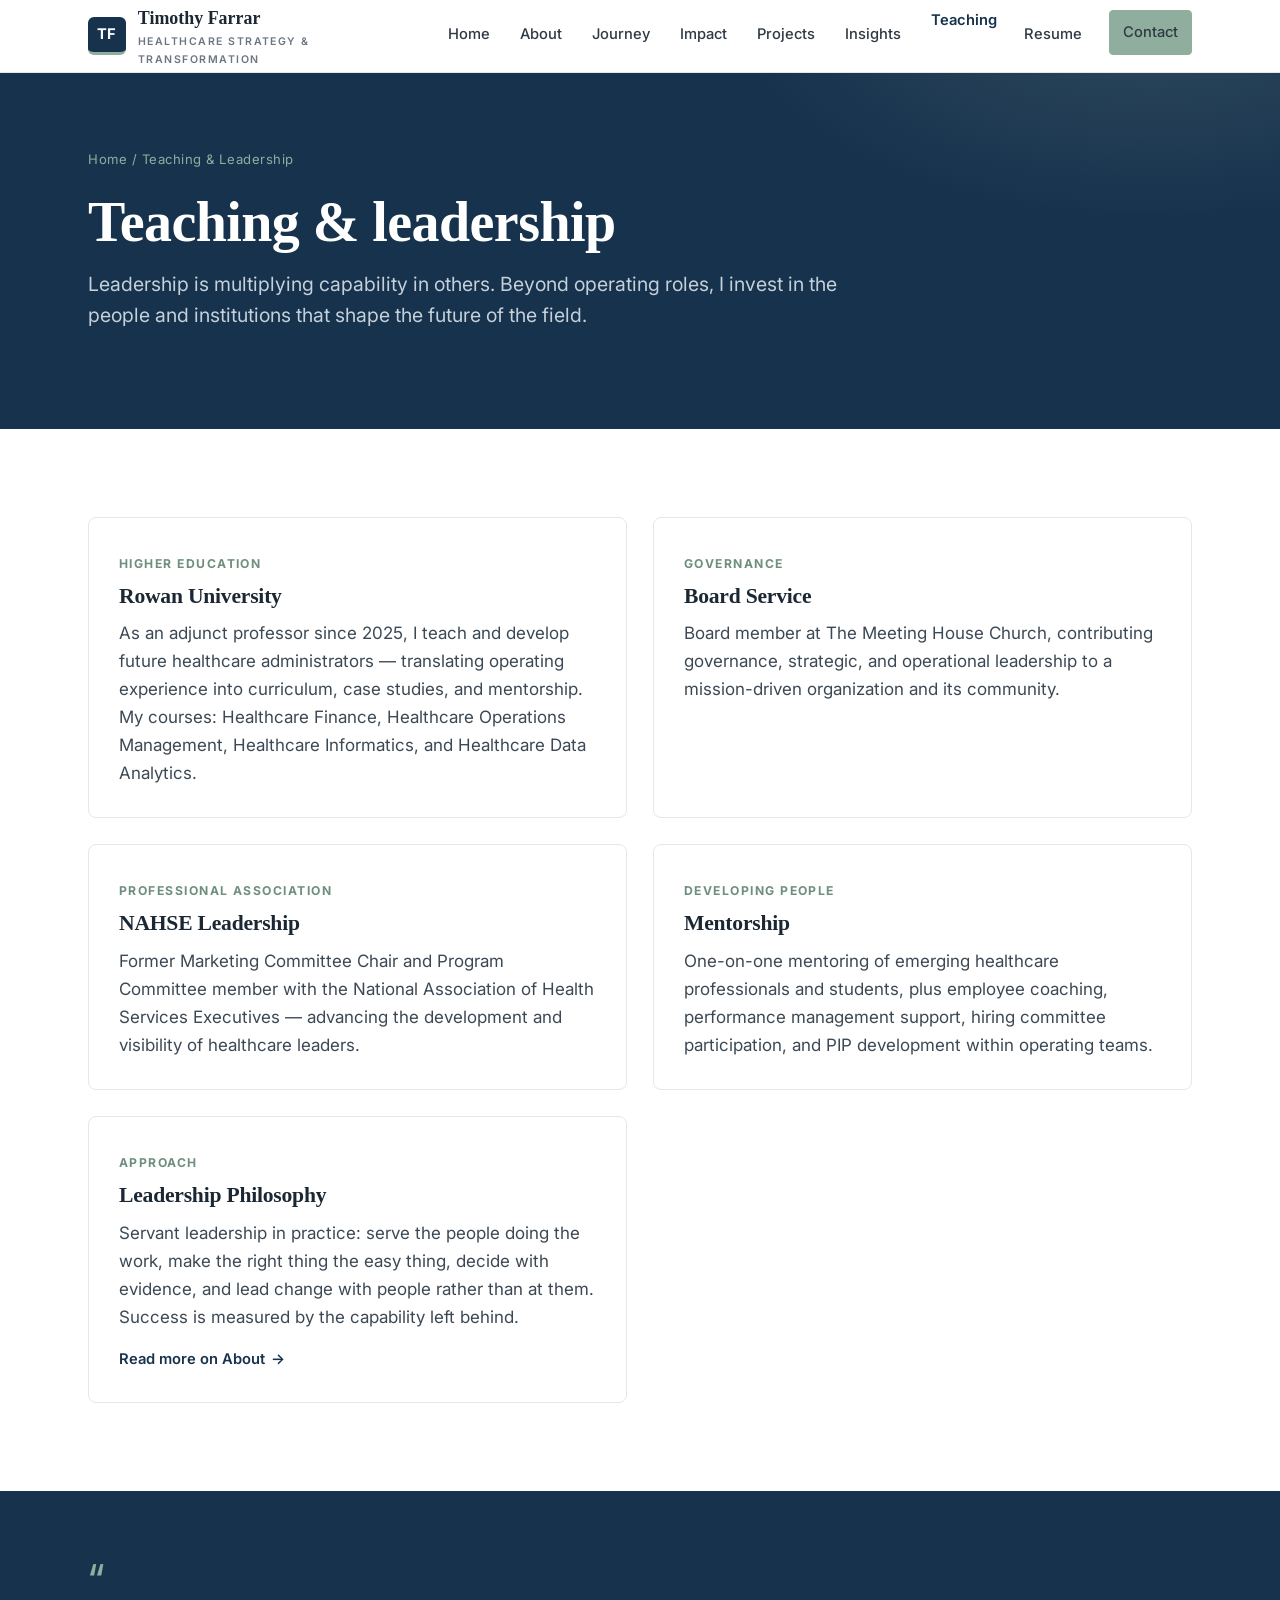
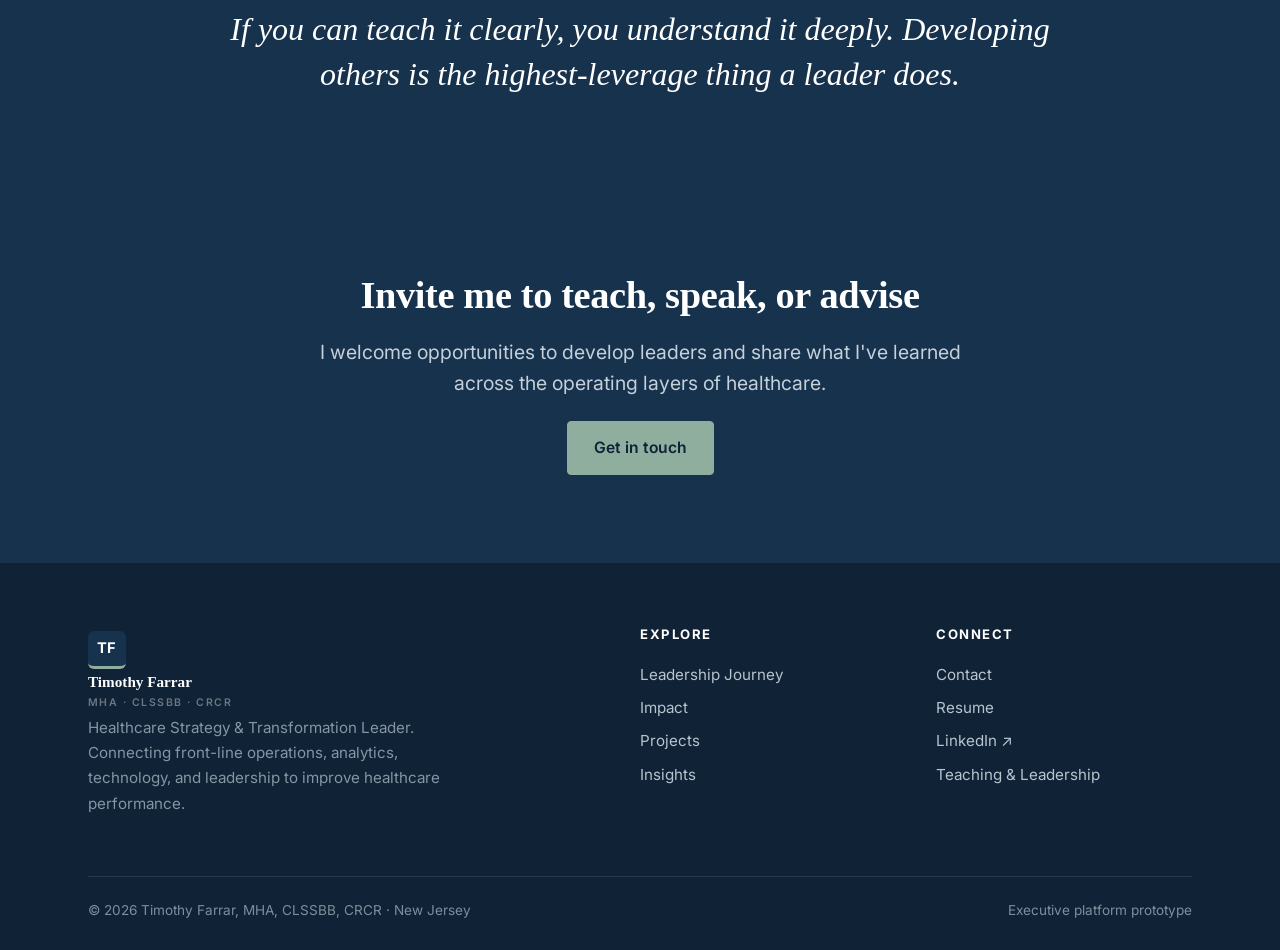
<file: teaching.html>
<!DOCTYPE html>
<html lang="en">
<head>
<meta charset="UTF-8">
<meta name="viewport" content="width=device-width, initial-scale=1.0">
<title>Teaching &amp; Leadership — Timothy Farrar, MHA</title>
<meta name="description" content="Timothy Farrar's teaching, board service, NAHSE leadership, mentorship, speaking, and leadership philosophy.">
<link rel="preconnect" href="https://fonts.googleapis.com">
<link rel="preconnect" href="https://fonts.gstatic.com" crossorigin>
<link href="https://fonts.googleapis.com/css2?family=Inter:wght@400;500;600;700&display=swap" rel="stylesheet">
<link rel="stylesheet" href="assets/styles.css">
</head>
<body>

<header class="site-header">
  <nav class="nav container">
    <a class="brand" href="index.html"><span class="monogram">TF</span><span>Timothy Farrar<small>Healthcare Strategy &amp; Transformation</small></span></a>
    <ul class="nav-links">
      <li><a href="index.html">Home</a></li>
      <li><a href="about.html">About</a></li>
      <li><a href="journey.html">Journey</a></li>
      <li><a href="impact.html">Impact</a></li>
      <li><a href="projects.html">Projects</a></li>
      <li><a href="insights.html">Insights</a></li>
      <li><a href="teaching.html">Teaching</a></li>
      <li><a href="resume.html">Resume</a></li>
      <li class="nav-cta"><a class="btn btn--primary" href="contact.html">Contact</a></li>
    </ul>
    <button class="nav-toggle" aria-label="Menu"><span></span><span></span><span></span></button>
  </nav>
</header>

<section class="page-head">
  <div class="container">
    <div class="breadcrumb"><a href="index.html">Home</a> / Teaching &amp; Leadership</div>
    <h1>Teaching &amp; leadership</h1>
    <p class="lead">Leadership is multiplying capability in others. Beyond operating roles, I invest in the people and institutions that shape the future of the field.</p>
  </div>
</section>

<section class="section">
  <div class="container">
    <div class="grid grid-2">
      <div class="card">
        <span class="card-kicker">Higher Education</span>
        <h3>Rowan University</h3>
        <p>As an adjunct professor since 2025, I teach and develop future healthcare administrators — translating operating experience into curriculum, case studies, and mentorship. My courses: Healthcare Finance, Healthcare Operations Management, Healthcare Informatics, and Healthcare Data Analytics.</p>
      </div>
      <div class="card">
        <span class="card-kicker">Governance</span>
        <h3>Board Service</h3>
        <p>Board member at The Meeting House Church, contributing governance, strategic, and operational leadership to a mission-driven organization and its community.</p>
      </div>
      <div class="card">
        <span class="card-kicker">Professional Association</span>
        <h3>NAHSE Leadership</h3>
        <p>Former Marketing Committee Chair and Program Committee member with the National Association of Health Services Executives — advancing the development and visibility of healthcare leaders.</p>
      </div>
      <div class="card">
        <span class="card-kicker">Developing People</span>
        <h3>Mentorship</h3>
        <p>One-on-one mentoring of emerging healthcare professionals and students, plus employee coaching, performance management support, hiring committee participation, and PIP development within operating teams.</p>
      </div>
      <div class="card">
        <span class="card-kicker">Approach</span>
        <h3>Leadership Philosophy</h3>
        <p>Servant leadership in practice: serve the people doing the work, make the right thing the easy thing, decide with evidence, and lead change with people rather than at them. Success is measured by the capability left behind.</p>
        <a class="card-link" href="about.html#">Read more on About</a>
      </div>
    </div>
  </div>
</section>

<section class="quote-band section">
  <div class="container">
    <span class="q-mark">&ldquo;</span>
    <blockquote>If you can teach it clearly, you understand it deeply. Developing others is the highest-leverage thing a leader does.</blockquote>
  </div>
</section>

<section class="section section--navy">
  <div class="container center maxw-720 mx-auto">
    <h2>Invite me to teach, speak, or advise</h2>
    <p class="lead" style="color:#C4D0DA">I welcome opportunities to develop leaders and share what I've learned across the operating layers of healthcare.</p>
    <a class="btn btn--primary" href="contact.html">Get in touch</a>
  </div>
</section>

<footer class="site-footer">
  <div class="container">
    <div class="footer-grid">
      <div class="footer-brand">
        <a class="brand" href="index.html"><span class="monogram">TF</span><span style="color:#fff">Timothy Farrar<small>MHA · CLSSBB · CRCR</small></span></a>
        <p>Healthcare Strategy &amp; Transformation Leader. Connecting front-line operations, analytics, technology, and leadership to improve healthcare performance.</p>
      </div>
      <div><h4>Explore</h4><a href="journey.html">Leadership Journey</a><a href="impact.html">Impact</a><a href="projects.html">Projects</a><a href="insights.html">Insights</a></div>
      <div><h4>Connect</h4><a href="contact.html">Contact</a><a href="resume.html">Resume</a><a href="https://www.linkedin.com/in/timothy-farrar" target="_blank" rel="noopener">LinkedIn &#8599;</a><a href="teaching.html">Teaching &amp; Leadership</a></div>
    </div>
    <div class="footer-bottom"><span>&copy; 2026 Timothy Farrar, MHA, CLSSBB, CRCR &middot; New Jersey</span><span>Executive platform prototype</span></div>
  </div>
</footer>

<script src="assets/script.js"></script>
</body>
</html>
</file>
<file: assets/styles.css>
/* ==========================================================================
   Timothy Farrar — Healthcare Strategy & Transformation Leader
   Executive Platform Design System
   ========================================================================== */

:root {
  /* Brand palette */
  --navy: #17324D;
  --navy-900: #0F2236;
  --navy-700: #1D3E5E;
  --slate: #2F3A45;
  --sage: #8FAE9D;
  --sage-600: #6F8F7E;
  --sage-100: #EAF1ED;
  --white: #FFFFFF;

  /* Neutrals */
  --ink: #1B2733;
  --body: #3C4955;
  --muted: #6B7682;
  --line: #E3E8EC;
  --paper: #F6F8F9;
  --paper-2: #EEF2F4;

  /* Type */
  --serif: "Georgia", "Times New Roman", serif;
  --sans: "Inter", -apple-system, BlinkMacSystemFont, "Segoe UI", Roboto, Helvetica, Arial, sans-serif;

  /* Layout */
  --container: 1160px;
  --radius: 4px;
  --radius-lg: 8px;
  --shadow-sm: 0 1px 2px rgba(15,34,54,.06), 0 2px 6px rgba(15,34,54,.05);
  --shadow-md: 0 6px 24px rgba(15,34,54,.10);
  --shadow-lg: 0 20px 50px rgba(15,34,54,.16);
  --ease: cubic-bezier(.22,.61,.36,1);
}

/* ------- Reset ------- */
*, *::before, *::after { box-sizing: border-box; }
html { scroll-behavior: smooth; -webkit-text-size-adjust: 100%; }
body {
  margin: 0;
  font-family: var(--sans);
  color: var(--body);
  background: var(--white);
  line-height: 1.65;
  font-size: 17px;
  -webkit-font-smoothing: antialiased;
  text-rendering: optimizeLegibility;
}
img { max-width: 100%; display: block; }
a { color: var(--navy); text-decoration: none; transition: color .2s var(--ease); }
a:hover { color: var(--sage-600); }

h1, h2, h3, h4 { font-family: var(--serif); color: var(--ink); line-height: 1.18; margin: 0 0 .5em; font-weight: 600; letter-spacing: -.01em; }
h1 { font-size: clamp(2.2rem, 4.4vw, 3.5rem); }
h2 { font-size: clamp(1.7rem, 3vw, 2.4rem); }
h3 { font-size: 1.35rem; }
h4 { font-size: 1.08rem; font-family: var(--sans); font-weight: 700; letter-spacing: .01em; }
p { margin: 0 0 1.1em; }
ul, ol { margin: 0 0 1.1em; padding-left: 1.2em; }
li { margin-bottom: .4em; }
strong { color: var(--ink); font-weight: 700; }

/* ------- Utilities ------- */
.container { width: 100%; max-width: var(--container); margin: 0 auto; padding: 0 28px; }
.section { padding: 88px 0; }
.section--tight { padding: 56px 0; }
.section--paper { background: var(--paper); }
.section--navy { background: var(--navy); color: #D7E0E7; }
.section--navy h1,.section--navy h2,.section--navy h3,.section--navy h4 { color: #fff; }
.center { text-align: center; }
.lead { font-size: 1.22rem; color: var(--slate); line-height: 1.6; }
.eyebrow {
  font-family: var(--sans); font-weight: 700; font-size: .78rem;
  letter-spacing: .18em; text-transform: uppercase; color: var(--sage-600);
  margin: 0 0 14px; display: inline-block;
}
.section--navy .eyebrow { color: var(--sage); }
.maxw-720 { max-width: 720px; }
.maxw-820 { max-width: 820px; }
.mx-auto { margin-left: auto; margin-right: auto; }
.mt-0 { margin-top: 0; } .mb-0 { margin-bottom: 0; }
.divider { height: 1px; background: var(--line); border: 0; margin: 0; }
.placeholder {
  background: #FFF6E6; border: 1px dashed #E0B65C; color: #8A6400;
  padding: 1px 7px; border-radius: 3px; font-size: .9em; font-weight: 600;
  font-family: var(--sans);
}

/* ------- Buttons ------- */
.btn {
  display: inline-flex; align-items: center; gap: .55em;
  font-family: var(--sans); font-weight: 600; font-size: .98rem;
  padding: 13px 26px; border-radius: var(--radius); cursor: pointer;
  border: 1.5px solid transparent; transition: all .2s var(--ease); white-space: nowrap;
}
.btn--primary { background: var(--sage); color: var(--navy-900); border-color: var(--sage); }
.btn--primary:hover { background: var(--sage-600); border-color: var(--sage-600); color: #fff; transform: translateY(-1px); box-shadow: var(--shadow-md); }
.btn--ghost { background: transparent; color: var(--navy); border-color: var(--line); }
.btn--ghost:hover { border-color: var(--sage); color: var(--sage-600); }
.btn--on-navy { background: transparent; color: #fff; border-color: rgba(255,255,255,.35); }
.btn--on-navy:hover { border-color: var(--sage); color: var(--sage); }
.btn-row { display: flex; flex-wrap: wrap; gap: 14px; }

/* ------- Header / Nav ------- */
.site-header {
  position: sticky; top: 0; z-index: 50; background: rgba(255,255,255,.92);
  backdrop-filter: saturate(180%) blur(10px); border-bottom: 1px solid var(--line);
}
.nav { display: flex; align-items: center; justify-content: space-between; height: 72px; }
.brand { display: flex; align-items: center; gap: 12px; font-family: var(--serif); font-weight: 600; color: var(--ink); font-size: 1.12rem; }
.brand:hover { color: var(--ink); }
.brand .monogram {
  width: 38px; height: 38px; border-radius: 6px; background: var(--navy); color: #fff;
  display: grid; place-items: center; font-family: var(--sans); font-weight: 700; font-size: .92rem; letter-spacing: .02em;
  border-bottom: 3px solid var(--sage);
}
.brand small { display: block; font-family: var(--sans); font-weight: 600; font-size: .66rem; letter-spacing: .14em; text-transform: uppercase; color: var(--muted); }
.nav-links { display: flex; align-items: center; gap: 4px; list-style: none; margin: 0; padding: 0; }
.nav-links a {
  font-family: var(--sans); font-size: .92rem; font-weight: 500; color: var(--slate);
  padding: 9px 13px; border-radius: var(--radius); position: relative;
}
.nav-links a:hover { color: var(--navy); background: var(--paper); }
.nav-links a.active { color: var(--navy); font-weight: 600; }
.nav-links a.active::after { content: ""; position: absolute; left: 13px; right: 13px; bottom: 2px; height: 2px; background: var(--sage); border-radius: 2px; }
.nav-cta { margin-left: 10px; }
.nav-toggle { display: none; background: none; border: 0; cursor: pointer; padding: 8px; }
.nav-toggle span { display: block; width: 22px; height: 2px; background: var(--navy); margin: 4px 0; transition: .2s; }

/* ------- Hero ------- */
.hero { position: relative; background: var(--navy); color: #D7E0E7; overflow: hidden; }
.hero::before {
  content:""; position:absolute; inset:0;
  background:
    radial-gradient(900px 500px at 85% -10%, rgba(143,174,157,.22), transparent 60%),
    linear-gradient(180deg, var(--navy-700), var(--navy) 55%, var(--navy-900));
}
.hero .container { position: relative; padding-top: 92px; padding-bottom: 92px; }
.hero h1 { color: #fff; max-width: 16ch; }
.hero .lead { color: #C4D0DA; max-width: 60ch; }
.hero-meta { display: flex; flex-wrap: wrap; gap: 10px; margin: 22px 0 30px; }
.chip {
  font-family: var(--sans); font-size: .8rem; font-weight: 600; letter-spacing: .02em;
  color: #DCE6EC; border: 1px solid rgba(255,255,255,.2); padding: 6px 13px; border-radius: 100px;
}
.chip--accent { border-color: var(--sage); color: var(--sage); }

/* ------- Grid + cards ------- */
.grid { display: grid; gap: 26px; }
.grid-2 { grid-template-columns: repeat(2, 1fr); }
.grid-3 { grid-template-columns: repeat(3, 1fr); }
.grid-4 { grid-template-columns: repeat(4, 1fr); }

.card {
  background: #fff; border: 1px solid var(--line); border-radius: var(--radius-lg);
  padding: 30px; transition: transform .25s var(--ease), box-shadow .25s var(--ease), border-color .25s var(--ease);
}
.card:hover { transform: translateY(-3px); box-shadow: var(--shadow-md); border-color: #D2DBE0; }
.card .card-kicker { font-family: var(--sans); font-size: .76rem; font-weight: 700; letter-spacing: .12em; text-transform: uppercase; color: var(--sage-600); }
.card h3 { margin: 8px 0 10px; }
.card p { color: var(--body); margin-bottom: 0; }
.card-link { display: inline-flex; align-items: center; gap: 6px; margin-top: 16px; font-family: var(--sans); font-weight: 600; font-size: .92rem; color: var(--navy); }
.card-link::after { content: "\2192"; transition: transform .2s var(--ease); }
.card:hover .card-link::after { transform: translateX(4px); }

.icon-badge {
  width: 46px; height: 46px; border-radius: 10px; background: var(--sage-100);
  display: grid; place-items: center; margin-bottom: 16px; color: var(--sage-600);
}
.icon-badge svg { width: 24px; height: 24px; }

/* ------- Strength / value list ------- */
.feature { display: flex; gap: 16px; }
.feature .dot { flex: 0 0 auto; width: 12px; height: 12px; border-radius: 50%; background: var(--sage); margin-top: 7px; box-shadow: 0 0 0 4px var(--sage-100); }
.feature h4 { margin: 0 0 4px; color: var(--ink); }
.feature p { margin: 0; color: var(--body); font-size: .98rem; }

/* ------- Stats ------- */
.stat-row { display: grid; grid-template-columns: repeat(4,1fr); gap: 22px; }
.stat { text-align: center; padding: 8px; }
.stat .num { font-family: var(--serif); font-size: 2.6rem; color: var(--navy); line-height: 1; }
.section--navy .stat .num { color: var(--sage); }
.stat .lbl { font-family: var(--sans); font-size: .88rem; color: var(--muted); margin-top: 8px; }
.section--navy .stat .lbl { color: #B7C4CE; }

/* ------- Timeline (Journey) ------- */
.timeline { position: relative; max-width: 940px; margin: 0 auto; }
.timeline::before { content:""; position: absolute; left: 26px; top: 6px; bottom: 6px; width: 2px; background: var(--line); }
.tl-item { position: relative; padding: 0 0 14px 72px; }
.tl-node {
  position: absolute; left: 14px; top: 4px; width: 26px; height: 26px; border-radius: 50%;
  background: #fff; border: 2px solid var(--sage); display: grid; place-items: center; z-index: 2;
}
.tl-node::after { content:""; width: 10px; height: 10px; border-radius: 50%; background: var(--sage); }
.tl-item.is-open .tl-node { background: var(--sage); box-shadow: 0 0 0 5px var(--sage-100); }
.tl-item.is-open .tl-node::after { background: #fff; }
.tl-head { cursor: pointer; user-select: none; padding: 14px 18px; background: #fff; border: 1px solid var(--line); border-radius: var(--radius-lg); transition: border-color .2s, box-shadow .2s; }
.tl-head:hover { border-color: var(--sage); box-shadow: var(--shadow-sm); }
.tl-chapter { font-family: var(--sans); font-size: .74rem; font-weight: 700; letter-spacing: .14em; text-transform: uppercase; color: var(--sage-600); }
.tl-role { font-family: var(--serif); font-size: 1.25rem; color: var(--ink); margin: 4px 0 2px; }
.tl-sub { font-family: var(--sans); font-size: .9rem; color: var(--muted); }
.tl-toggle { float: right; color: var(--sage-600); font-size: 1.4rem; line-height: 1; transition: transform .25s var(--ease); }
.tl-item.is-open .tl-toggle { transform: rotate(45deg); }
.tl-body { max-height: 0; overflow: hidden; transition: max-height .4s var(--ease); }
.tl-item.is-open .tl-body { max-height: 1400px; }
.tl-body-inner { padding: 22px 18px 6px; }
.tl-grid { display: grid; grid-template-columns: 1fr 1fr; gap: 22px; }
.tl-block h5 { font-family: var(--sans); font-size: .78rem; letter-spacing: .1em; text-transform: uppercase; color: var(--navy); margin: 0 0 8px; }
.tl-block ul { margin: 0; padding-left: 1.1em; }
.tl-block li { font-size: .96rem; color: var(--body); }
.tl-message { grid-column: 1 / -1; background: var(--sage-100); border-left: 3px solid var(--sage); padding: 16px 20px; border-radius: 0 var(--radius) var(--radius) 0; }
.tl-message em { font-style: italic; color: var(--slate); font-size: 1.02rem; }

/* ------- Impact dashboard ------- */
.dash { display: grid; grid-template-columns: repeat(2,1fr); gap: 26px; }
.dash-card { background:#fff; border:1px solid var(--line); border-radius: var(--radius-lg); overflow: hidden; }
.dash-card header { display:flex; align-items:center; gap:14px; padding: 22px 26px; border-bottom: 1px solid var(--line); background: var(--paper); }
.dash-card header .icon-badge { margin: 0; }
.dash-card header h3 { margin: 0; font-size: 1.18rem; }
.dash-body { padding: 22px 26px; }
.metric { display:flex; align-items: baseline; gap: 12px; padding: 12px 0; border-bottom: 1px dashed var(--line); }
.metric:last-child { border-bottom: 0; }
.metric .mnum { font-family: var(--serif); font-size: 1.7rem; color: var(--sage-600); flex: 0 0 auto; min-width: 92px; }
.metric .mtxt { font-size: .96rem; color: var(--body); }

/* ------- Article / prose ------- */
.prose { max-width: 760px; margin: 0 auto; }
.prose h2 { margin-top: 1.6em; }
.prose h3 { margin-top: 1.4em; color: var(--navy); }
.prose blockquote { margin: 1.6em 0; padding: 4px 24px; border-left: 3px solid var(--sage); font-family: var(--serif); font-size: 1.2rem; color: var(--slate); font-style: italic; }
.article-meta { font-family: var(--sans); font-size: .9rem; color: var(--muted); margin-bottom: 6px; }
.tag { display:inline-block; font-family: var(--sans); font-size: .74rem; font-weight: 700; letter-spacing: .08em; text-transform: uppercase; color: var(--sage-600); background: var(--sage-100); padding: 4px 10px; border-radius: 100px; }

/* ------- Project detail ------- */
.proj-section { padding: 30px; border:1px solid var(--line); border-radius: var(--radius-lg); background:#fff; margin-bottom: 22px; }
.proj-section h3 { margin-top: 0; color: var(--navy); display:flex; align-items:center; gap:10px; }
.proj-section h3 .n { font-family: var(--sans); font-size: .8rem; font-weight: 700; color: var(--sage-600); border:1px solid var(--sage); border-radius: 100px; width: 26px; height: 26px; display:grid; place-items:center; }
.kpi-table { width:100%; border-collapse: collapse; font-family: var(--sans); font-size: .94rem; }
.kpi-table th, .kpi-table td { text-align:left; padding: 11px 12px; border-bottom: 1px solid var(--line); }
.kpi-table th { background: var(--paper); color: var(--navy); font-size: .8rem; letter-spacing: .04em; text-transform: uppercase; }
.kpi-table tr:hover td { background: var(--paper); }

/* ------- Roadmap ------- */
.roadmap { display:grid; grid-template-columns: repeat(3,1fr); gap: 0; counter-reset: phase; }
.phase { padding: 24px; border-top: 3px solid var(--sage); background:#fff; border-right:1px solid var(--line); }
.phase:last-child { border-right: 0; }
.phase .ph-label { font-family: var(--sans); font-size: .76rem; font-weight: 700; letter-spacing:.1em; text-transform: uppercase; color: var(--sage-600); }
.phase h4 { margin: 6px 0 10px; }

/* ------- Forms ------- */
.form-grid { display:grid; grid-template-columns: 1fr 1fr; gap: 18px; }
.field { display:flex; flex-direction: column; gap: 6px; }
.field.full { grid-column: 1 / -1; }
.field label { font-family: var(--sans); font-size: .86rem; font-weight: 600; color: var(--slate); }
.field input, .field textarea, .field select {
  font-family: var(--sans); font-size: 1rem; padding: 12px 14px; border: 1px solid var(--line);
  border-radius: var(--radius); background:#fff; color: var(--ink); transition: border-color .2s, box-shadow .2s;
}
.field input:focus, .field textarea:focus { outline: none; border-color: var(--sage); box-shadow: 0 0 0 3px var(--sage-100); }
.field textarea { resize: vertical; min-height: 130px; }

/* ------- Resume ------- */
.resume-toggle { display:inline-flex; background: var(--paper-2); border-radius: 100px; padding: 4px; gap: 4px; }
.resume-toggle button { border:0; background: transparent; font-family: var(--sans); font-weight: 600; font-size: .92rem; color: var(--slate); padding: 9px 20px; border-radius: 100px; cursor: pointer; transition: .2s; }
.resume-toggle button.active { background: var(--navy); color: #fff; }
.resume-view { display:none; }
.resume-view.active { display:block; }
.res-entry { padding: 20px 0; border-bottom: 1px solid var(--line); }
.res-entry .res-top { display:flex; justify-content: space-between; gap: 16px; flex-wrap: wrap; }
.res-entry .res-role { font-family: var(--serif); font-size: 1.2rem; color: var(--ink); }
.res-entry .res-org { color: var(--sage-600); font-weight: 600; font-family: var(--sans); font-size: .96rem; }
.res-entry .res-date { font-family: var(--sans); font-size: .9rem; color: var(--muted); white-space: nowrap; }

/* ------- Pull / quote band ------- */
.quote-band { background: var(--navy); color:#fff; }
.quote-band blockquote { font-family: var(--serif); font-size: clamp(1.4rem,2.6vw,2rem); line-height: 1.4; color:#fff; max-width: 900px; margin: 0 auto; text-align:center; font-style: italic; border:0; padding:0; }
.quote-band .q-mark { color: var(--sage); font-size: 3rem; line-height: 0; }

/* ------- Footer ------- */
.site-footer { background: var(--navy-900); color: #9FB0BC; padding: 64px 0 28px; }
.site-footer h4 { color:#fff; font-family: var(--sans); font-size: .82rem; letter-spacing:.12em; text-transform: uppercase; margin-bottom: 16px; }
.footer-grid { display:grid; grid-template-columns: 2fr 1fr 1fr; gap: 40px; }
.footer-grid a { color:#B7C4CE; font-size: .95rem; display:block; padding: 4px 0; }
.footer-grid a:hover { color: var(--sage); }
.footer-brand .brand { color:#fff; }
.footer-brand p { color:#8595A2; max-width: 38ch; font-size: .95rem; }
.footer-bottom { display:flex; justify-content: space-between; gap: 16px; flex-wrap: wrap; margin-top: 44px; padding-top: 22px; border-top: 1px solid rgba(255,255,255,.1); font-size: .85rem; color: #7E8E9B; }

/* ------- Page header band ------- */
.page-head { background: var(--navy); color:#D7E0E7; position: relative; overflow: hidden; }
.page-head::before { content:""; position:absolute; inset:0; background: radial-gradient(700px 360px at 90% -20%, rgba(143,174,157,.20), transparent 60%); }
.page-head .container { position: relative; padding: 76px 28px; }
.page-head h1 { color:#fff; margin-bottom: 14px; }
.page-head .lead { color:#C4D0DA; max-width: 64ch; }
.breadcrumb { font-family: var(--sans); font-size: .82rem; color: var(--sage); letter-spacing: .04em; margin-bottom: 18px; }
.breadcrumb a { color: var(--sage); }

/* ------- Misc ------- */
.pill-list { display:flex; flex-wrap: wrap; gap: 10px; list-style:none; padding:0; margin: 0; }
.pill-list li { font-family: var(--sans); font-size: .88rem; font-weight: 600; color: var(--slate); background:#fff; border:1px solid var(--line); padding: 8px 15px; border-radius: 100px; }
.two-col { display:grid; grid-template-columns: 1fr 1fr; gap: 44px; align-items: start; }
.note { font-size: .9rem; color: var(--muted); font-style: italic; }

/* ------- Responsive ------- */
@media (max-width: 940px) {
  .grid-3, .grid-4 { grid-template-columns: repeat(2,1fr); }
  .dash, .two-col, .form-grid, .footer-grid { grid-template-columns: 1fr; }
  .roadmap { grid-template-columns: 1fr; }
  .phase { border-right: 0; border-bottom: 1px solid var(--line); }
  .stat-row { grid-template-columns: repeat(2,1fr); }
  .tl-grid { grid-template-columns: 1fr; }
}
@media (max-width: 720px) {
  .section { padding: 60px 0; }
  .nav-links { position: fixed; inset: 72px 0 auto 0; background:#fff; flex-direction: column; align-items: stretch; gap: 0; padding: 12px 20px 20px; border-bottom: 1px solid var(--line); box-shadow: var(--shadow-md); transform: translateY(-130%); transition: transform .3s var(--ease); }
  .nav-links.open { transform: translateY(0); }
  .nav-links a { padding: 13px 8px; border-radius: 0; border-bottom: 1px solid var(--paper); }
  .nav-links a.active::after { display:none; }
  .nav-cta { margin: 8px 0 0; }
  .nav-toggle { display:block; }
  .grid-2, .grid-3, .grid-4 { grid-template-columns: 1fr; }
  .hero .container { padding-top: 64px; padding-bottom: 64px; }
}

/* ------- Print (resume) ------- */
@media print {
  .site-header, .site-footer, .no-print { display: none !important; }
  body { font-size: 12px; }
  .resume-view { display:block !important; }
}
</file>
